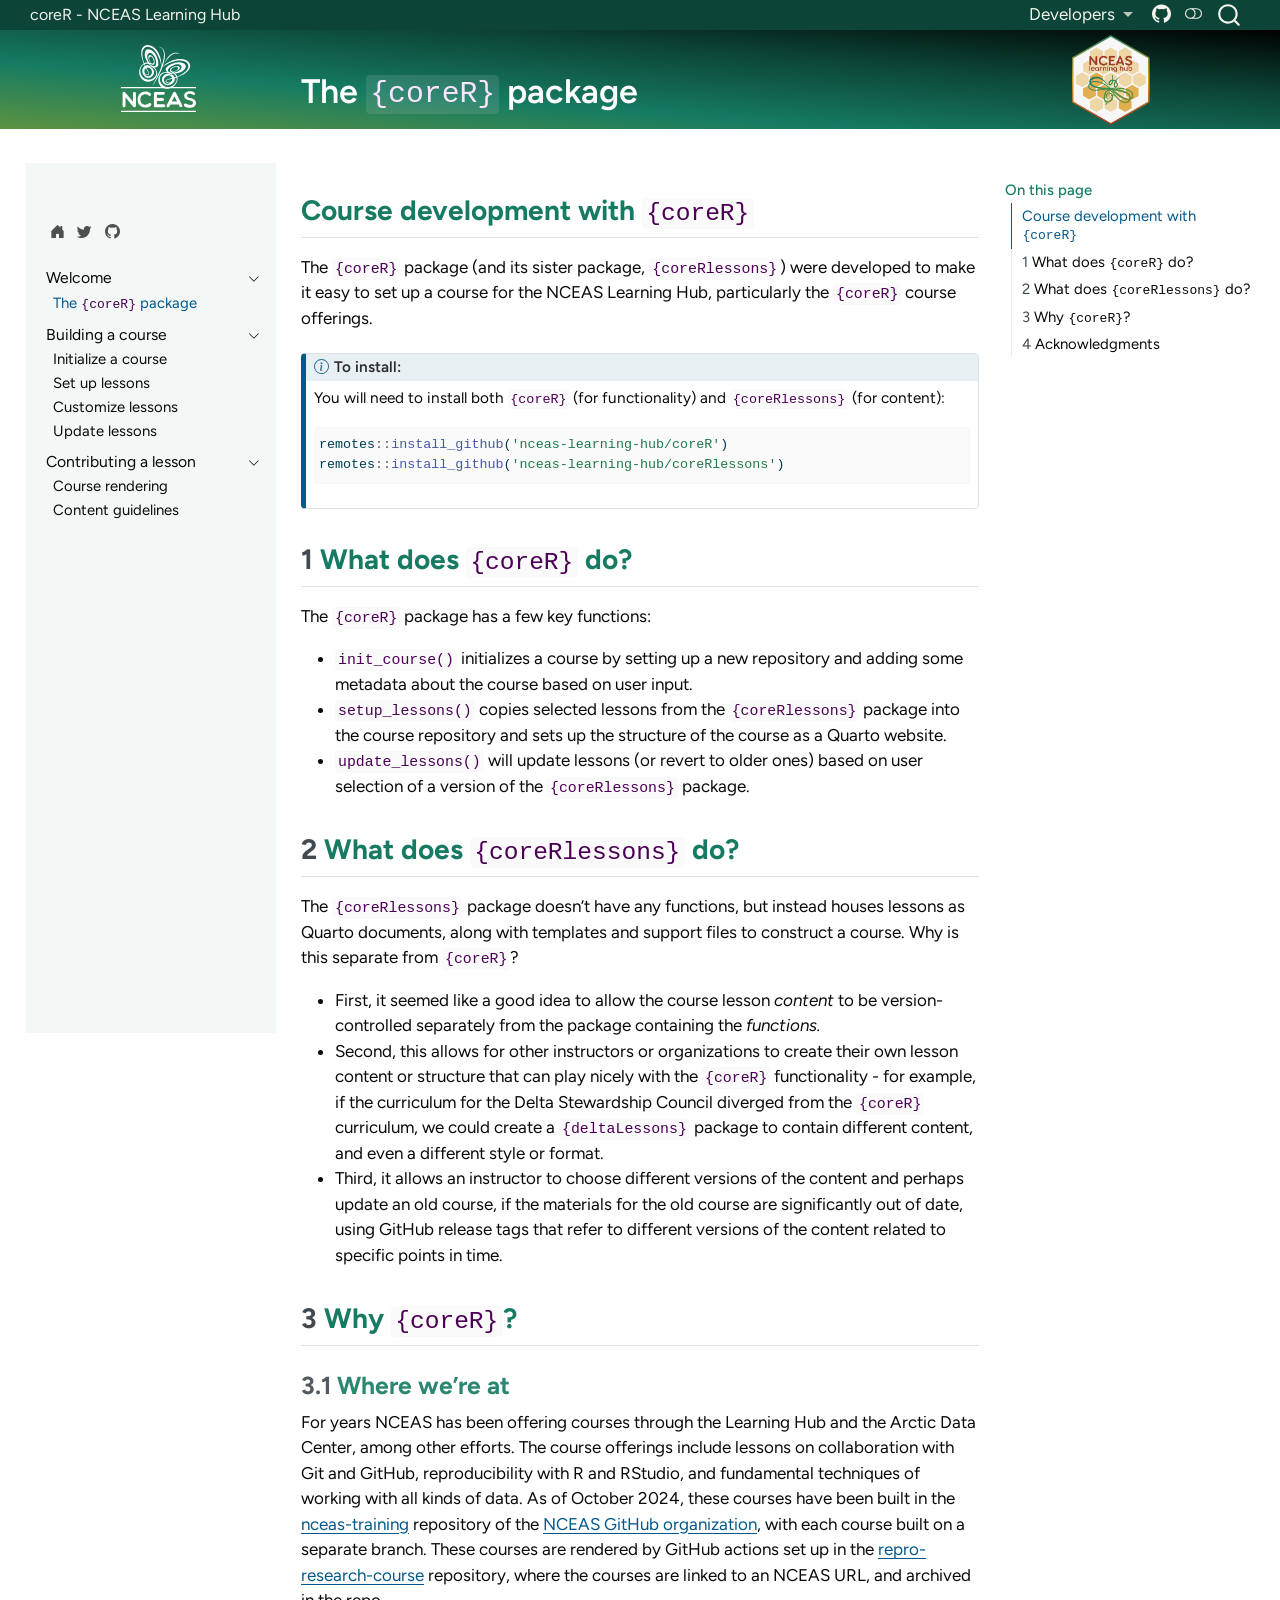
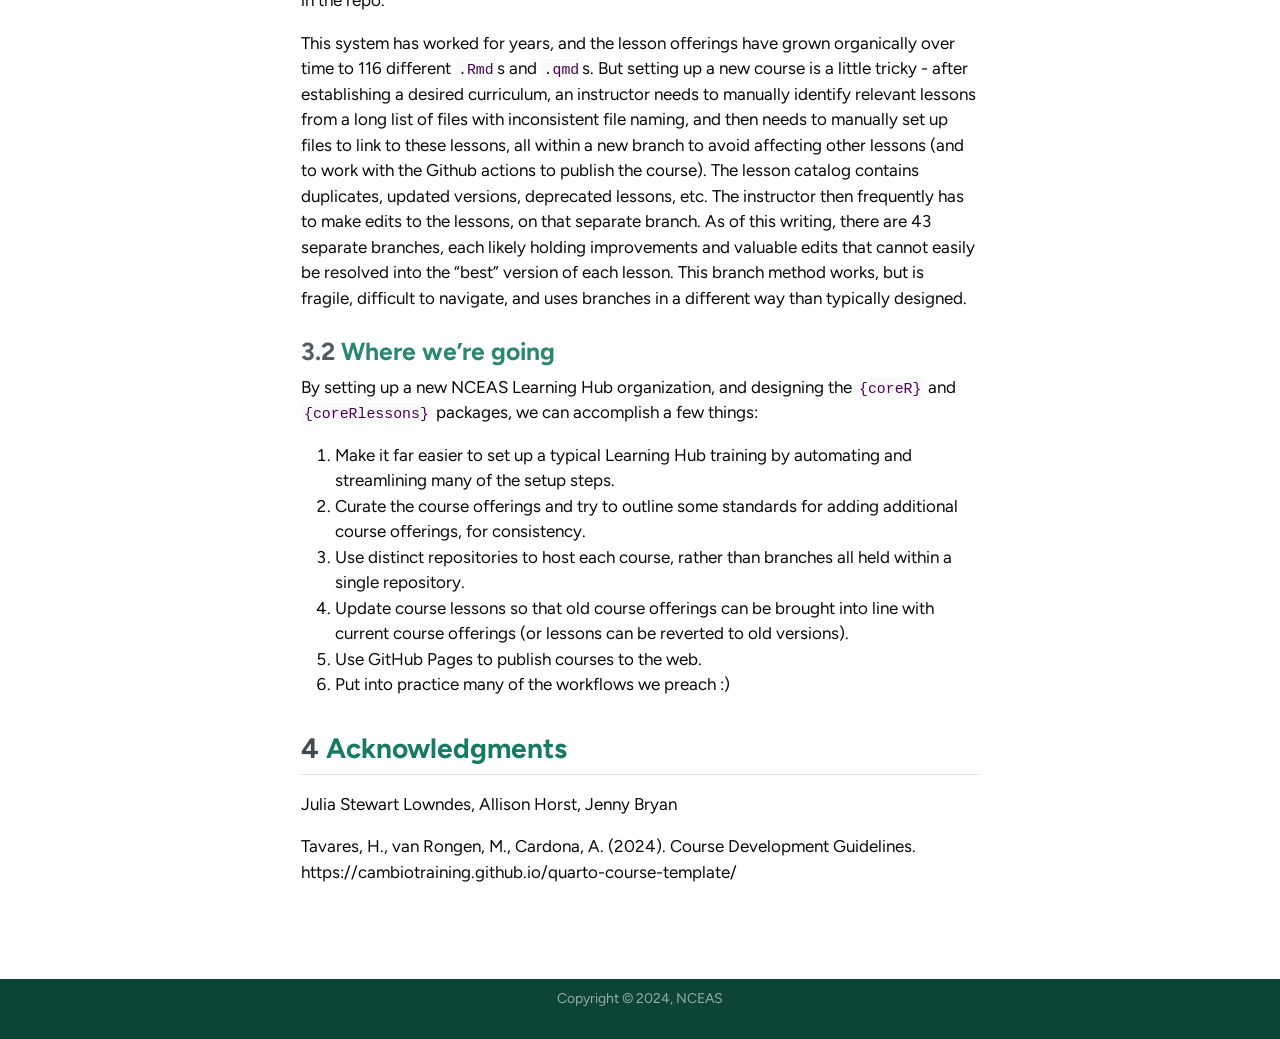
<file: docs/index.html>
<!DOCTYPE html>
<html xmlns="http://www.w3.org/1999/xhtml" lang="en" xml:lang="en"><head>

<meta charset="utf-8">
<meta name="generator" content="quarto-1.6.39">

<meta name="viewport" content="width=device-width, initial-scale=1.0, user-scalable=yes">


<title>The {coreR} package – coreR - NCEAS Learning Hub</title>
<style>
code{white-space: pre-wrap;}
span.smallcaps{font-variant: small-caps;}
div.columns{display: flex; gap: min(4vw, 1.5em);}
div.column{flex: auto; overflow-x: auto;}
div.hanging-indent{margin-left: 1.5em; text-indent: -1.5em;}
ul.task-list{list-style: none;}
ul.task-list li input[type="checkbox"] {
  width: 0.8em;
  margin: 0 0.8em 0.2em -1em; /* quarto-specific, see https://github.com/quarto-dev/quarto-cli/issues/4556 */ 
  vertical-align: middle;
}
/* CSS for syntax highlighting */
pre > code.sourceCode { white-space: pre; position: relative; }
pre > code.sourceCode > span { line-height: 1.25; }
pre > code.sourceCode > span:empty { height: 1.2em; }
.sourceCode { overflow: visible; }
code.sourceCode > span { color: inherit; text-decoration: inherit; }
div.sourceCode { margin: 1em 0; }
pre.sourceCode { margin: 0; }
@media screen {
div.sourceCode { overflow: auto; }
}
@media print {
pre > code.sourceCode { white-space: pre-wrap; }
pre > code.sourceCode > span { display: inline-block; text-indent: -5em; padding-left: 5em; }
}
pre.numberSource code
  { counter-reset: source-line 0; }
pre.numberSource code > span
  { position: relative; left: -4em; counter-increment: source-line; }
pre.numberSource code > span > a:first-child::before
  { content: counter(source-line);
    position: relative; left: -1em; text-align: right; vertical-align: baseline;
    border: none; display: inline-block;
    -webkit-touch-callout: none; -webkit-user-select: none;
    -khtml-user-select: none; -moz-user-select: none;
    -ms-user-select: none; user-select: none;
    padding: 0 4px; width: 4em;
  }
pre.numberSource { margin-left: 3em;  padding-left: 4px; }
div.sourceCode
  {   }
@media screen {
pre > code.sourceCode > span > a:first-child::before { text-decoration: underline; }
}
</style>


<script src="site_libs/quarto-nav/quarto-nav.js"></script>
<script src="site_libs/quarto-nav/headroom.min.js"></script>
<script src="site_libs/clipboard/clipboard.min.js"></script>
<script src="site_libs/quarto-search/autocomplete.umd.js"></script>
<script src="site_libs/quarto-search/fuse.min.js"></script>
<script src="site_libs/quarto-search/quarto-search.js"></script>
<meta name="quarto:offset" content="./">
<link href="site_libs/quarto-contrib/quarto-project/nceas-learning-hub/lh_theme/logo-lh-hex.png" rel="icon" type="image/png">
<script src="site_libs/quarto-html/quarto.js"></script>
<script src="site_libs/quarto-html/popper.min.js"></script>
<script src="site_libs/quarto-html/tippy.umd.min.js"></script>
<script src="site_libs/quarto-html/anchor.min.js"></script>
<link href="site_libs/quarto-html/tippy.css" rel="stylesheet">
<link href="site_libs/quarto-html/quarto-syntax-highlighting-e26003cea8cd680ca0c55a263523d882.css" rel="stylesheet" class="quarto-color-scheme" id="quarto-text-highlighting-styles">
<link href="site_libs/quarto-html/quarto-syntax-highlighting-dark-d166b450ba5a8e9f7a0ab969bf6592c1.css" rel="prefetch" class="quarto-color-scheme quarto-color-alternate" id="quarto-text-highlighting-styles">
<script src="site_libs/bootstrap/bootstrap.min.js"></script>
<link href="site_libs/bootstrap/bootstrap-icons.css" rel="stylesheet">
<link href="site_libs/bootstrap/bootstrap-159dfb78cdfaf5262e614821b20d368a.min.css" rel="stylesheet" append-hash="true" class="quarto-color-scheme" id="quarto-bootstrap" data-mode="light">
<link href="site_libs/bootstrap/bootstrap-dark-a29fb53c8f1a6fb8521beccea97c9b59.min.css" rel="prefetch" append-hash="true" class="quarto-color-scheme quarto-color-alternate" id="quarto-bootstrap" data-mode="dark">
<script id="quarto-search-options" type="application/json">{
  "location": "navbar",
  "copy-button": false,
  "collapse-after": 3,
  "panel-placement": "end",
  "type": "overlay",
  "limit": 50,
  "keyboard-shortcut": [
    "f",
    "/",
    "s"
  ],
  "show-item-context": false,
  "language": {
    "search-no-results-text": "No results",
    "search-matching-documents-text": "matching documents",
    "search-copy-link-title": "Copy link to search",
    "search-hide-matches-text": "Hide additional matches",
    "search-more-match-text": "more match in this document",
    "search-more-matches-text": "more matches in this document",
    "search-clear-button-title": "Clear",
    "search-text-placeholder": "",
    "search-detached-cancel-button-title": "Cancel",
    "search-submit-button-title": "Submit",
    "search-label": "Search"
  }
}</script>
<style>

      .quarto-title-block .quarto-title-banner {
        background: #00000044;
      }
</style>


<link rel="stylesheet" href="site_libs/quarto-contrib/quarto-project/nceas-learning-hub/lh_theme/lh-style.css">
</head>

<body class="nav-sidebar floating nav-fixed">

<div id="quarto-search-results"></div>
  <header id="quarto-header" class="headroom fixed-top quarto-banner">
    <nav class="navbar navbar-expand-lg " data-bs-theme="dark">
      <div class="navbar-container container-fluid">
      <div class="navbar-brand-container mx-auto">
    <a class="navbar-brand" href="./index.html">
    <span class="navbar-title">coreR - NCEAS Learning Hub</span>
    </a>
  </div>
            <div id="quarto-search" class="" title="Search"></div>
          <button class="navbar-toggler" type="button" data-bs-toggle="collapse" data-bs-target="#navbarCollapse" aria-controls="navbarCollapse" role="menu" aria-expanded="false" aria-label="Toggle navigation" onclick="if (window.quartoToggleHeadroom) { window.quartoToggleHeadroom(); }">
  <span class="navbar-toggler-icon"></span>
</button>
          <div class="collapse navbar-collapse" id="navbarCollapse">
            <ul class="navbar-nav navbar-nav-scroll ms-auto">
  <li class="nav-item dropdown ">
    <a class="nav-link dropdown-toggle" href="#" id="nav-menu-developers" role="link" data-bs-toggle="dropdown" aria-expanded="false">
 <span class="menu-text">Developers</span>
    </a>
    <ul class="dropdown-menu dropdown-menu-end" aria-labelledby="nav-menu-developers">    
        <li>
    <a class="dropdown-item" href="https://www.oharascience.com/">
 <span class="dropdown-text">Casey O’Hara</span></a>
  </li>  
    </ul>
  </li>
  <li class="nav-item compact">
    <a class="nav-link" href="https://github.com/nceas-learning-hub/coreR"> <i class="bi bi-github" role="img" aria-label="GitHub">
</i> 
<span class="menu-text"></span></a>
  </li>  
</ul>
          </div> <!-- /navcollapse -->
            <div class="quarto-navbar-tools">
  <a href="" class="quarto-color-scheme-toggle quarto-navigation-tool  px-1" onclick="window.quartoToggleColorScheme(); return false;" title="Toggle dark mode"><i class="bi"></i></a>
</div>
      </div> <!-- /container-fluid -->
    </nav>
  <nav class="quarto-secondary-nav">
    <div class="container-fluid d-flex">
      <button type="button" class="quarto-btn-toggle btn" data-bs-toggle="collapse" role="button" data-bs-target=".quarto-sidebar-collapse-item" aria-controls="quarto-sidebar" aria-expanded="false" aria-label="Toggle sidebar navigation" onclick="if (window.quartoToggleHeadroom) { window.quartoToggleHeadroom(); }">
        <i class="bi bi-layout-text-sidebar-reverse"></i>
      </button>
        <a class="flex-grow-1 no-decor" role="navigation" data-bs-toggle="collapse" data-bs-target=".quarto-sidebar-collapse-item" aria-controls="quarto-sidebar" aria-expanded="false" aria-label="Toggle sidebar navigation" onclick="if (window.quartoToggleHeadroom) { window.quartoToggleHeadroom(); }">      
          <h1 class="quarto-secondary-nav-title">The <code>{coreR}</code> package</h1>
        </a>     
      <button type="button" class="btn quarto-search-button" aria-label="Search" onclick="window.quartoOpenSearch();">
        <i class="bi bi-search"></i>
      </button>
    </div>
  </nav>
</header>
<!-- content -->
<header id="title-block-header" class="quarto-title-block default page-columns page-full">
  <div class="quarto-title-banner page-columns page-full">
    <div class="quarto-title column-body">
      <h1 class="title d-none d-lg-block">The <code>{coreR}</code> package</h1>
                      </div>
  </div>
    
  
  <div class="quarto-title-meta">

      
    
      
    </div>
    
  
  </header><div id="quarto-content" class="quarto-container page-columns page-rows-contents page-layout-article page-navbar">
<!-- sidebar -->
  <nav id="quarto-sidebar" class="sidebar collapse collapse-horizontal quarto-sidebar-collapse-item sidebar-navigation floating overflow-auto">
        <div class="mt-2 flex-shrink-0 align-items-center">
        <div class="sidebar-search">
        <div id="quarto-search" class="" title="Search"></div>
        </div>
        </div>
        <div class="sidebar-tools-collapse tools-wide">
    <a href="https://www.nceas.ucsb.edu/learning-hub" title="" class="quarto-navigation-tool px-1" aria-label=""><i class="bi bi-house-door-fill"></i></a>
    <a href="https://twitter.com/ucsb_nceas" title="" class="quarto-navigation-tool px-1" aria-label=""><i class="bi bi-twitter"></i></a>
    <a href="https://github.com/nceas-learning-hub/coreR_test" title="" class="quarto-navigation-tool px-1" aria-label=""><i class="bi bi-github"></i></a>
</div>
    <div class="sidebar-menu-container"> 
    <ul class="list-unstyled mt-1">
        <li class="sidebar-item sidebar-item-section">
      <div class="sidebar-item-container"> 
            <a class="sidebar-item-text sidebar-link text-start" data-bs-toggle="collapse" data-bs-target="#quarto-sidebar-section-1" role="navigation" aria-expanded="true">
 <span class="menu-text">Welcome</span></a>
          <a class="sidebar-item-toggle text-start" data-bs-toggle="collapse" data-bs-target="#quarto-sidebar-section-1" role="navigation" aria-expanded="true" aria-label="Toggle section">
            <i class="bi bi-chevron-right ms-2"></i>
          </a> 
      </div>
      <ul id="quarto-sidebar-section-1" class="collapse list-unstyled sidebar-section depth1 show">  
          <li class="sidebar-item">
  <div class="sidebar-item-container"> 
  <a href="./index.html" class="sidebar-item-text sidebar-link active">
 <span class="menu-text">The <code>{coreR}</code> package</span></a>
  </div>
</li>
      </ul>
  </li>
        <li class="sidebar-item sidebar-item-section">
      <div class="sidebar-item-container"> 
            <a class="sidebar-item-text sidebar-link text-start" data-bs-toggle="collapse" data-bs-target="#quarto-sidebar-section-2" role="navigation" aria-expanded="true">
 <span class="menu-text">Building a course</span></a>
          <a class="sidebar-item-toggle text-start" data-bs-toggle="collapse" data-bs-target="#quarto-sidebar-section-2" role="navigation" aria-expanded="true" aria-label="Toggle section">
            <i class="bi bi-chevron-right ms-2"></i>
          </a> 
      </div>
      <ul id="quarto-sidebar-section-2" class="collapse list-unstyled sidebar-section depth1 show">  
          <li class="sidebar-item">
  <div class="sidebar-item-container"> 
  <a href="./1_init_course.html" class="sidebar-item-text sidebar-link">
 <span class="menu-text">Initialize a course</span></a>
  </div>
</li>
          <li class="sidebar-item">
  <div class="sidebar-item-container"> 
  <a href="./2_setup_lessons.html" class="sidebar-item-text sidebar-link">
 <span class="menu-text">Set up lessons</span></a>
  </div>
</li>
          <li class="sidebar-item">
  <div class="sidebar-item-container"> 
  <a href="./3_custom_lessons.html" class="sidebar-item-text sidebar-link">
 <span class="menu-text">Customize lessons</span></a>
  </div>
</li>
          <li class="sidebar-item">
  <div class="sidebar-item-container"> 
  <a href="./4_update_lessons.html" class="sidebar-item-text sidebar-link">
 <span class="menu-text">Update lessons</span></a>
  </div>
</li>
      </ul>
  </li>
        <li class="sidebar-item sidebar-item-section">
      <div class="sidebar-item-container"> 
            <a class="sidebar-item-text sidebar-link text-start" data-bs-toggle="collapse" data-bs-target="#quarto-sidebar-section-3" role="navigation" aria-expanded="true">
 <span class="menu-text">Contributing a lesson</span></a>
          <a class="sidebar-item-toggle text-start" data-bs-toggle="collapse" data-bs-target="#quarto-sidebar-section-3" role="navigation" aria-expanded="true" aria-label="Toggle section">
            <i class="bi bi-chevron-right ms-2"></i>
          </a> 
      </div>
      <ul id="quarto-sidebar-section-3" class="collapse list-unstyled sidebar-section depth1 show">  
          <li class="sidebar-item">
  <div class="sidebar-item-container"> 
  <a href="./5_structure_guide.html" class="sidebar-item-text sidebar-link">
 <span class="menu-text">Course rendering</span></a>
  </div>
</li>
          <li class="sidebar-item">
  <div class="sidebar-item-container"> 
  <a href="./6_content_guide.html" class="sidebar-item-text sidebar-link">
 <span class="menu-text">Content guidelines</span></a>
  </div>
</li>
      </ul>
  </li>
    </ul>
    </div>
</nav>
<div id="quarto-sidebar-glass" class="quarto-sidebar-collapse-item" data-bs-toggle="collapse" data-bs-target=".quarto-sidebar-collapse-item"></div>
<!-- margin-sidebar -->
    <div id="quarto-margin-sidebar" class="sidebar margin-sidebar">
        <nav id="TOC" role="doc-toc" class="toc-active">
    <h2 id="toc-title">On this page</h2>
   
  <ul>
  <li><a href="#course-development-with-corer" id="toc-course-development-with-corer" class="nav-link active" data-scroll-target="#course-development-with-corer">Course development with <code>{coreR}</code></a></li>
  <li><a href="#what-does-corer-do" id="toc-what-does-corer-do" class="nav-link" data-scroll-target="#what-does-corer-do"><span class="header-section-number">1</span> What does <code>{coreR}</code> do?</a></li>
  <li><a href="#what-does-corerlessons-do" id="toc-what-does-corerlessons-do" class="nav-link" data-scroll-target="#what-does-corerlessons-do"><span class="header-section-number">2</span> What does <code>{coreRlessons}</code> do?</a></li>
  <li><a href="#why-corer" id="toc-why-corer" class="nav-link" data-scroll-target="#why-corer"><span class="header-section-number">3</span> Why <code>{coreR}</code>?</a>
  <ul class="collapse">
  <li><a href="#where-were-at" id="toc-where-were-at" class="nav-link" data-scroll-target="#where-were-at"><span class="header-section-number">3.1</span> Where we’re at</a></li>
  <li><a href="#where-were-going" id="toc-where-were-going" class="nav-link" data-scroll-target="#where-were-going"><span class="header-section-number">3.2</span> Where we’re going</a></li>
  </ul></li>
  <li><a href="#acknowledgments" id="toc-acknowledgments" class="nav-link" data-scroll-target="#acknowledgments"><span class="header-section-number">4</span> Acknowledgments</a></li>
  </ul>
</nav>
    </div>
<!-- main -->
<main class="content quarto-banner-title-block" id="quarto-document-content">





<section id="course-development-with-corer" class="level2 unnumbered">
<h2 class="unnumbered anchored" data-anchor-id="course-development-with-corer">Course development with <code>{coreR}</code></h2>
<p>The <code>{coreR}</code> package (and its sister package, <code>{coreRlessons}</code>) were developed to make it easy to set up a course for the NCEAS Learning Hub, particularly the <strong><code>{coreR}</code></strong> course offerings.</p>
<div class="callout callout-style-default callout-note callout-titled">
<div class="callout-header d-flex align-content-center">
<div class="callout-icon-container">
<i class="callout-icon"></i>
</div>
<div class="callout-title-container flex-fill">
To install:
</div>
</div>
<div class="callout-body-container callout-body">
<p>You will need to install both <code>{coreR}</code> (for functionality) and <code>{coreRlessons}</code> (for content):</p>
<div class="sourceCode" id="cb1"><pre class="sourceCode r code-with-copy"><code class="sourceCode r"><span id="cb1-1"><a href="#cb1-1" aria-hidden="true" tabindex="-1"></a>remotes<span class="sc">::</span><span class="fu">install_github</span>(<span class="st">'nceas-learning-hub/coreR'</span>)</span>
<span id="cb1-2"><a href="#cb1-2" aria-hidden="true" tabindex="-1"></a>remotes<span class="sc">::</span><span class="fu">install_github</span>(<span class="st">'nceas-learning-hub/coreRlessons'</span>)</span></code><button title="Copy to Clipboard" class="code-copy-button"><i class="bi"></i></button></pre></div>
</div>
</div>
</section>
<section id="what-does-corer-do" class="level2" data-number="1">
<h2 data-number="1" class="anchored" data-anchor-id="what-does-corer-do"><span class="header-section-number">1</span> What does <code>{coreR}</code> do?</h2>
<p>The <code>{coreR}</code> package has a few key functions:</p>
<ul>
<li><code>init_course()</code> initializes a course by setting up a new repository and adding some metadata about the course based on user input.</li>
<li><code>setup_lessons()</code> copies selected lessons from the <code>{coreRlessons}</code> package into the course repository and sets up the structure of the course as a Quarto website.</li>
<li><code>update_lessons()</code> will update lessons (or revert to older ones) based on user selection of a version of the <code>{coreRlessons}</code> package.</li>
</ul>
</section>
<section id="what-does-corerlessons-do" class="level2" data-number="2">
<h2 data-number="2" class="anchored" data-anchor-id="what-does-corerlessons-do"><span class="header-section-number">2</span> What does <code>{coreRlessons}</code> do?</h2>
<p>The <code>{coreRlessons}</code> package doesn’t have any functions, but instead houses lessons as Quarto documents, along with templates and support files to construct a course. Why is this separate from <code>{coreR}</code>?</p>
<ul>
<li>First, it seemed like a good idea to allow the course lesson <em>content</em> to be version-controlled separately from the package containing the <em>functions.</em><br>
</li>
<li>Second, this allows for other instructors or organizations to create their own lesson content or structure that can play nicely with the <code>{coreR}</code> functionality - for example, if the curriculum for the Delta Stewardship Council diverged from the <code>{coreR}</code> curriculum, we could create a <code>{deltaLessons}</code> package to contain different content, and even a different style or format.<br>
</li>
<li>Third, it allows an instructor to choose different versions of the content and perhaps update an old course, if the materials for the old course are significantly out of date, using GitHub release tags that refer to different versions of the content related to specific points in time.</li>
</ul>
<!-- Clearly we need a `{coreR}` hex sticker! -->
</section>
<section id="why-corer" class="level2" data-number="3">
<h2 data-number="3" class="anchored" data-anchor-id="why-corer"><span class="header-section-number">3</span> Why <code>{coreR}</code>?</h2>
<section id="where-were-at" class="level3" data-number="3.1">
<h3 data-number="3.1" class="anchored" data-anchor-id="where-were-at"><span class="header-section-number">3.1</span> Where we’re at</h3>
<p>For years NCEAS has been offering courses through the Learning Hub and the Arctic Data Center, among other efforts. The course offerings include lessons on collaboration with Git and GitHub, reproducibility with R and RStudio, and fundamental techniques of working with all kinds of data. As of October 2024, these courses have been built in the <a href="https://github.com/NCEAS/nceas-training">nceas-training</a> repository of the <a href="https://github.com/NCEAS">NCEAS GitHub organization</a>, with each course built on a separate branch. These courses are rendered by GitHub actions set up in the <a href="https://github.com/NCEAS/repro-research-course">repro-research-course</a> repository, where the courses are linked to an NCEAS URL, and archived in the repo.</p>
<p>This system has worked for years, and the lesson offerings have grown organically over time to 116 different <code>.Rmd</code>s and <code>.qmd</code>s. But setting up a new course is a little tricky - after establishing a desired curriculum, an instructor needs to manually identify relevant lessons from a long list of files with inconsistent file naming, and then needs to manually set up files to link to these lessons, all within a new branch to avoid affecting other lessons (and to work with the Github actions to publish the course). The lesson catalog contains duplicates, updated versions, deprecated lessons, etc. The instructor then frequently has to make edits to the lessons, on that separate branch. As of this writing, there are 43 separate branches, each likely holding improvements and valuable edits that cannot easily be resolved into the “best” version of each lesson. This branch method works, but is fragile, difficult to navigate, and uses branches in a different way than typically designed.</p>
</section>
<section id="where-were-going" class="level3" data-number="3.2">
<h3 data-number="3.2" class="anchored" data-anchor-id="where-were-going"><span class="header-section-number">3.2</span> Where we’re going</h3>
<p>By setting up a new NCEAS Learning Hub organization, and designing the <code>{coreR}</code> and <code>{coreRlessons}</code> packages, we can accomplish a few things:</p>
<ol type="1">
<li>Make it far easier to set up a typical Learning Hub training by automating and streamlining many of the setup steps.</li>
<li>Curate the course offerings and try to outline some standards for adding additional course offerings, for consistency.</li>
<li>Use distinct repositories to host each course, rather than branches all held within a single repository.</li>
<li>Update course lessons so that old course offerings can be brought into line with current course offerings (or lessons can be reverted to old versions).</li>
<li>Use GitHub Pages to publish courses to the web.</li>
<li>Put into practice many of the workflows we preach :)</li>
</ol>
</section>
</section>
<section id="acknowledgments" class="level2" data-number="4">
<h2 data-number="4" class="anchored" data-anchor-id="acknowledgments"><span class="header-section-number">4</span> Acknowledgments</h2>
<p>Julia Stewart Lowndes, Allison Horst, Jenny Bryan</p>
<p>Tavares, H., van Rongen, M., Cardona, A. (2024). Course Development Guidelines. https://cambiotraining.github.io/quarto-course-template/</p>


</section>

</main> <!-- /main -->
<script id="quarto-html-after-body" type="application/javascript">
window.document.addEventListener("DOMContentLoaded", function (event) {
  const toggleBodyColorMode = (bsSheetEl) => {
    const mode = bsSheetEl.getAttribute("data-mode");
    const bodyEl = window.document.querySelector("body");
    if (mode === "dark") {
      bodyEl.classList.add("quarto-dark");
      bodyEl.classList.remove("quarto-light");
    } else {
      bodyEl.classList.add("quarto-light");
      bodyEl.classList.remove("quarto-dark");
    }
  }
  const toggleBodyColorPrimary = () => {
    const bsSheetEl = window.document.querySelector("link#quarto-bootstrap");
    if (bsSheetEl) {
      toggleBodyColorMode(bsSheetEl);
    }
  }
  toggleBodyColorPrimary();  
  const disableStylesheet = (stylesheets) => {
    for (let i=0; i < stylesheets.length; i++) {
      const stylesheet = stylesheets[i];
      stylesheet.rel = 'prefetch';
    }
  }
  const enableStylesheet = (stylesheets) => {
    for (let i=0; i < stylesheets.length; i++) {
      const stylesheet = stylesheets[i];
      stylesheet.rel = 'stylesheet';
    }
  }
  const manageTransitions = (selector, allowTransitions) => {
    const els = window.document.querySelectorAll(selector);
    for (let i=0; i < els.length; i++) {
      const el = els[i];
      if (allowTransitions) {
        el.classList.remove('notransition');
      } else {
        el.classList.add('notransition');
      }
    }
  }
  const toggleGiscusIfUsed = (isAlternate, darkModeDefault) => {
    const baseTheme = document.querySelector('#giscus-base-theme')?.value ?? 'light';
    const alternateTheme = document.querySelector('#giscus-alt-theme')?.value ?? 'dark';
    let newTheme = '';
    if(darkModeDefault) {
      newTheme = isAlternate ? baseTheme : alternateTheme;
    } else {
      newTheme = isAlternate ? alternateTheme : baseTheme;
    }
    const changeGiscusTheme = () => {
      // From: https://github.com/giscus/giscus/issues/336
      const sendMessage = (message) => {
        const iframe = document.querySelector('iframe.giscus-frame');
        if (!iframe) return;
        iframe.contentWindow.postMessage({ giscus: message }, 'https://giscus.app');
      }
      sendMessage({
        setConfig: {
          theme: newTheme
        }
      });
    }
    const isGiscussLoaded = window.document.querySelector('iframe.giscus-frame') !== null;
    if (isGiscussLoaded) {
      changeGiscusTheme();
    }
  }
  const toggleColorMode = (alternate) => {
    // Switch the stylesheets
    const alternateStylesheets = window.document.querySelectorAll('link.quarto-color-scheme.quarto-color-alternate');
    manageTransitions('#quarto-margin-sidebar .nav-link', false);
    if (alternate) {
      enableStylesheet(alternateStylesheets);
      for (const sheetNode of alternateStylesheets) {
        if (sheetNode.id === "quarto-bootstrap") {
          toggleBodyColorMode(sheetNode);
        }
      }
    } else {
      disableStylesheet(alternateStylesheets);
      toggleBodyColorPrimary();
    }
    manageTransitions('#quarto-margin-sidebar .nav-link', true);
    // Switch the toggles
    const toggles = window.document.querySelectorAll('.quarto-color-scheme-toggle');
    for (let i=0; i < toggles.length; i++) {
      const toggle = toggles[i];
      if (toggle) {
        if (alternate) {
          toggle.classList.add("alternate");     
        } else {
          toggle.classList.remove("alternate");
        }
      }
    }
    // Hack to workaround the fact that safari doesn't
    // properly recolor the scrollbar when toggling (#1455)
    if (navigator.userAgent.indexOf('Safari') > 0 && navigator.userAgent.indexOf('Chrome') == -1) {
      manageTransitions("body", false);
      window.scrollTo(0, 1);
      setTimeout(() => {
        window.scrollTo(0, 0);
        manageTransitions("body", true);
      }, 40);  
    }
  }
  const isFileUrl = () => { 
    return window.location.protocol === 'file:';
  }
  const hasAlternateSentinel = () => {  
    let styleSentinel = getColorSchemeSentinel();
    if (styleSentinel !== null) {
      return styleSentinel === "alternate";
    } else {
      return false;
    }
  }
  const setStyleSentinel = (alternate) => {
    const value = alternate ? "alternate" : "default";
    if (!isFileUrl()) {
      window.localStorage.setItem("quarto-color-scheme", value);
    } else {
      localAlternateSentinel = value;
    }
  }
  const getColorSchemeSentinel = () => {
    if (!isFileUrl()) {
      const storageValue = window.localStorage.getItem("quarto-color-scheme");
      return storageValue != null ? storageValue : localAlternateSentinel;
    } else {
      return localAlternateSentinel;
    }
  }
  const darkModeDefault = false;
  let localAlternateSentinel = darkModeDefault ? 'alternate' : 'default';
  // Dark / light mode switch
  window.quartoToggleColorScheme = () => {
    // Read the current dark / light value 
    let toAlternate = !hasAlternateSentinel();
    toggleColorMode(toAlternate);
    setStyleSentinel(toAlternate);
    toggleGiscusIfUsed(toAlternate, darkModeDefault);
  };
  // Ensure there is a toggle, if there isn't float one in the top right
  if (window.document.querySelector('.quarto-color-scheme-toggle') === null) {
    const a = window.document.createElement('a');
    a.classList.add('top-right');
    a.classList.add('quarto-color-scheme-toggle');
    a.href = "";
    a.onclick = function() { try { window.quartoToggleColorScheme(); } catch {} return false; };
    const i = window.document.createElement("i");
    i.classList.add('bi');
    a.appendChild(i);
    window.document.body.appendChild(a);
  }
  // Switch to dark mode if need be
  if (hasAlternateSentinel()) {
    toggleColorMode(true);
  } else {
    toggleColorMode(false);
  }
  const icon = "";
  const anchorJS = new window.AnchorJS();
  anchorJS.options = {
    placement: 'right',
    icon: icon
  };
  anchorJS.add('.anchored');
  const isCodeAnnotation = (el) => {
    for (const clz of el.classList) {
      if (clz.startsWith('code-annotation-')) {                     
        return true;
      }
    }
    return false;
  }
  const onCopySuccess = function(e) {
    // button target
    const button = e.trigger;
    // don't keep focus
    button.blur();
    // flash "checked"
    button.classList.add('code-copy-button-checked');
    var currentTitle = button.getAttribute("title");
    button.setAttribute("title", "Copied!");
    let tooltip;
    if (window.bootstrap) {
      button.setAttribute("data-bs-toggle", "tooltip");
      button.setAttribute("data-bs-placement", "left");
      button.setAttribute("data-bs-title", "Copied!");
      tooltip = new bootstrap.Tooltip(button, 
        { trigger: "manual", 
          customClass: "code-copy-button-tooltip",
          offset: [0, -8]});
      tooltip.show();    
    }
    setTimeout(function() {
      if (tooltip) {
        tooltip.hide();
        button.removeAttribute("data-bs-title");
        button.removeAttribute("data-bs-toggle");
        button.removeAttribute("data-bs-placement");
      }
      button.setAttribute("title", currentTitle);
      button.classList.remove('code-copy-button-checked');
    }, 1000);
    // clear code selection
    e.clearSelection();
  }
  const getTextToCopy = function(trigger) {
      const codeEl = trigger.previousElementSibling.cloneNode(true);
      for (const childEl of codeEl.children) {
        if (isCodeAnnotation(childEl)) {
          childEl.remove();
        }
      }
      return codeEl.innerText;
  }
  const clipboard = new window.ClipboardJS('.code-copy-button:not([data-in-quarto-modal])', {
    text: getTextToCopy
  });
  clipboard.on('success', onCopySuccess);
  if (window.document.getElementById('quarto-embedded-source-code-modal')) {
    const clipboardModal = new window.ClipboardJS('.code-copy-button[data-in-quarto-modal]', {
      text: getTextToCopy,
      container: window.document.getElementById('quarto-embedded-source-code-modal')
    });
    clipboardModal.on('success', onCopySuccess);
  }
    var localhostRegex = new RegExp(/^(?:http|https):\/\/localhost\:?[0-9]*\//);
    var mailtoRegex = new RegExp(/^mailto:/);
      var filterRegex = new RegExp('/' + window.location.host + '/');
    var isInternal = (href) => {
        return filterRegex.test(href) || localhostRegex.test(href) || mailtoRegex.test(href);
    }
    // Inspect non-navigation links and adorn them if external
 	var links = window.document.querySelectorAll('a[href]:not(.nav-link):not(.navbar-brand):not(.toc-action):not(.sidebar-link):not(.sidebar-item-toggle):not(.pagination-link):not(.no-external):not([aria-hidden]):not(.dropdown-item):not(.quarto-navigation-tool):not(.about-link)');
    for (var i=0; i<links.length; i++) {
      const link = links[i];
      if (!isInternal(link.href)) {
        // undo the damage that might have been done by quarto-nav.js in the case of
        // links that we want to consider external
        if (link.dataset.originalHref !== undefined) {
          link.href = link.dataset.originalHref;
        }
      }
    }
  function tippyHover(el, contentFn, onTriggerFn, onUntriggerFn) {
    const config = {
      allowHTML: true,
      maxWidth: 500,
      delay: 100,
      arrow: false,
      appendTo: function(el) {
          return el.parentElement;
      },
      interactive: true,
      interactiveBorder: 10,
      theme: 'quarto',
      placement: 'bottom-start',
    };
    if (contentFn) {
      config.content = contentFn;
    }
    if (onTriggerFn) {
      config.onTrigger = onTriggerFn;
    }
    if (onUntriggerFn) {
      config.onUntrigger = onUntriggerFn;
    }
    window.tippy(el, config); 
  }
  const noterefs = window.document.querySelectorAll('a[role="doc-noteref"]');
  for (var i=0; i<noterefs.length; i++) {
    const ref = noterefs[i];
    tippyHover(ref, function() {
      // use id or data attribute instead here
      let href = ref.getAttribute('data-footnote-href') || ref.getAttribute('href');
      try { href = new URL(href).hash; } catch {}
      const id = href.replace(/^#\/?/, "");
      const note = window.document.getElementById(id);
      if (note) {
        return note.innerHTML;
      } else {
        return "";
      }
    });
  }
  const xrefs = window.document.querySelectorAll('a.quarto-xref');
  const processXRef = (id, note) => {
    // Strip column container classes
    const stripColumnClz = (el) => {
      el.classList.remove("page-full", "page-columns");
      if (el.children) {
        for (const child of el.children) {
          stripColumnClz(child);
        }
      }
    }
    stripColumnClz(note)
    if (id === null || id.startsWith('sec-')) {
      // Special case sections, only their first couple elements
      const container = document.createElement("div");
      if (note.children && note.children.length > 2) {
        container.appendChild(note.children[0].cloneNode(true));
        for (let i = 1; i < note.children.length; i++) {
          const child = note.children[i];
          if (child.tagName === "P" && child.innerText === "") {
            continue;
          } else {
            container.appendChild(child.cloneNode(true));
            break;
          }
        }
        if (window.Quarto?.typesetMath) {
          window.Quarto.typesetMath(container);
        }
        return container.innerHTML
      } else {
        if (window.Quarto?.typesetMath) {
          window.Quarto.typesetMath(note);
        }
        return note.innerHTML;
      }
    } else {
      // Remove any anchor links if they are present
      const anchorLink = note.querySelector('a.anchorjs-link');
      if (anchorLink) {
        anchorLink.remove();
      }
      if (window.Quarto?.typesetMath) {
        window.Quarto.typesetMath(note);
      }
      if (note.classList.contains("callout")) {
        return note.outerHTML;
      } else {
        return note.innerHTML;
      }
    }
  }
  for (var i=0; i<xrefs.length; i++) {
    const xref = xrefs[i];
    tippyHover(xref, undefined, function(instance) {
      instance.disable();
      let url = xref.getAttribute('href');
      let hash = undefined; 
      if (url.startsWith('#')) {
        hash = url;
      } else {
        try { hash = new URL(url).hash; } catch {}
      }
      if (hash) {
        const id = hash.replace(/^#\/?/, "");
        const note = window.document.getElementById(id);
        if (note !== null) {
          try {
            const html = processXRef(id, note.cloneNode(true));
            instance.setContent(html);
          } finally {
            instance.enable();
            instance.show();
          }
        } else {
          // See if we can fetch this
          fetch(url.split('#')[0])
          .then(res => res.text())
          .then(html => {
            const parser = new DOMParser();
            const htmlDoc = parser.parseFromString(html, "text/html");
            const note = htmlDoc.getElementById(id);
            if (note !== null) {
              const html = processXRef(id, note);
              instance.setContent(html);
            } 
          }).finally(() => {
            instance.enable();
            instance.show();
          });
        }
      } else {
        // See if we can fetch a full url (with no hash to target)
        // This is a special case and we should probably do some content thinning / targeting
        fetch(url)
        .then(res => res.text())
        .then(html => {
          const parser = new DOMParser();
          const htmlDoc = parser.parseFromString(html, "text/html");
          const note = htmlDoc.querySelector('main.content');
          if (note !== null) {
            // This should only happen for chapter cross references
            // (since there is no id in the URL)
            // remove the first header
            if (note.children.length > 0 && note.children[0].tagName === "HEADER") {
              note.children[0].remove();
            }
            const html = processXRef(null, note);
            instance.setContent(html);
          } 
        }).finally(() => {
          instance.enable();
          instance.show();
        });
      }
    }, function(instance) {
    });
  }
      let selectedAnnoteEl;
      const selectorForAnnotation = ( cell, annotation) => {
        let cellAttr = 'data-code-cell="' + cell + '"';
        let lineAttr = 'data-code-annotation="' +  annotation + '"';
        const selector = 'span[' + cellAttr + '][' + lineAttr + ']';
        return selector;
      }
      const selectCodeLines = (annoteEl) => {
        const doc = window.document;
        const targetCell = annoteEl.getAttribute("data-target-cell");
        const targetAnnotation = annoteEl.getAttribute("data-target-annotation");
        const annoteSpan = window.document.querySelector(selectorForAnnotation(targetCell, targetAnnotation));
        const lines = annoteSpan.getAttribute("data-code-lines").split(",");
        const lineIds = lines.map((line) => {
          return targetCell + "-" + line;
        })
        let top = null;
        let height = null;
        let parent = null;
        if (lineIds.length > 0) {
            //compute the position of the single el (top and bottom and make a div)
            const el = window.document.getElementById(lineIds[0]);
            top = el.offsetTop;
            height = el.offsetHeight;
            parent = el.parentElement.parentElement;
          if (lineIds.length > 1) {
            const lastEl = window.document.getElementById(lineIds[lineIds.length - 1]);
            const bottom = lastEl.offsetTop + lastEl.offsetHeight;
            height = bottom - top;
          }
          if (top !== null && height !== null && parent !== null) {
            // cook up a div (if necessary) and position it 
            let div = window.document.getElementById("code-annotation-line-highlight");
            if (div === null) {
              div = window.document.createElement("div");
              div.setAttribute("id", "code-annotation-line-highlight");
              div.style.position = 'absolute';
              parent.appendChild(div);
            }
            div.style.top = top - 2 + "px";
            div.style.height = height + 4 + "px";
            div.style.left = 0;
            let gutterDiv = window.document.getElementById("code-annotation-line-highlight-gutter");
            if (gutterDiv === null) {
              gutterDiv = window.document.createElement("div");
              gutterDiv.setAttribute("id", "code-annotation-line-highlight-gutter");
              gutterDiv.style.position = 'absolute';
              const codeCell = window.document.getElementById(targetCell);
              const gutter = codeCell.querySelector('.code-annotation-gutter');
              gutter.appendChild(gutterDiv);
            }
            gutterDiv.style.top = top - 2 + "px";
            gutterDiv.style.height = height + 4 + "px";
          }
          selectedAnnoteEl = annoteEl;
        }
      };
      const unselectCodeLines = () => {
        const elementsIds = ["code-annotation-line-highlight", "code-annotation-line-highlight-gutter"];
        elementsIds.forEach((elId) => {
          const div = window.document.getElementById(elId);
          if (div) {
            div.remove();
          }
        });
        selectedAnnoteEl = undefined;
      };
        // Handle positioning of the toggle
    window.addEventListener(
      "resize",
      throttle(() => {
        elRect = undefined;
        if (selectedAnnoteEl) {
          selectCodeLines(selectedAnnoteEl);
        }
      }, 10)
    );
    function throttle(fn, ms) {
    let throttle = false;
    let timer;
      return (...args) => {
        if(!throttle) { // first call gets through
            fn.apply(this, args);
            throttle = true;
        } else { // all the others get throttled
            if(timer) clearTimeout(timer); // cancel #2
            timer = setTimeout(() => {
              fn.apply(this, args);
              timer = throttle = false;
            }, ms);
        }
      };
    }
      // Attach click handler to the DT
      const annoteDls = window.document.querySelectorAll('dt[data-target-cell]');
      for (const annoteDlNode of annoteDls) {
        annoteDlNode.addEventListener('click', (event) => {
          const clickedEl = event.target;
          if (clickedEl !== selectedAnnoteEl) {
            unselectCodeLines();
            const activeEl = window.document.querySelector('dt[data-target-cell].code-annotation-active');
            if (activeEl) {
              activeEl.classList.remove('code-annotation-active');
            }
            selectCodeLines(clickedEl);
            clickedEl.classList.add('code-annotation-active');
          } else {
            // Unselect the line
            unselectCodeLines();
            clickedEl.classList.remove('code-annotation-active');
          }
        });
      }
  const findCites = (el) => {
    const parentEl = el.parentElement;
    if (parentEl) {
      const cites = parentEl.dataset.cites;
      if (cites) {
        return {
          el,
          cites: cites.split(' ')
        };
      } else {
        return findCites(el.parentElement)
      }
    } else {
      return undefined;
    }
  };
  var bibliorefs = window.document.querySelectorAll('a[role="doc-biblioref"]');
  for (var i=0; i<bibliorefs.length; i++) {
    const ref = bibliorefs[i];
    const citeInfo = findCites(ref);
    if (citeInfo) {
      tippyHover(citeInfo.el, function() {
        var popup = window.document.createElement('div');
        citeInfo.cites.forEach(function(cite) {
          var citeDiv = window.document.createElement('div');
          citeDiv.classList.add('hanging-indent');
          citeDiv.classList.add('csl-entry');
          var biblioDiv = window.document.getElementById('ref-' + cite);
          if (biblioDiv) {
            citeDiv.innerHTML = biblioDiv.innerHTML;
          }
          popup.appendChild(citeDiv);
        });
        return popup.innerHTML;
      });
    }
  }
});
</script>
</div> <!-- /content -->
<footer class="footer">
  <div class="nav-footer">
    <div class="nav-footer-left">
      &nbsp;
    </div>   
    <div class="nav-footer-center">
<p>Copyright © 2024, NCEAS</p>
</div>
    <div class="nav-footer-right">
      &nbsp;
    </div>
  </div>
</footer>




</body></html>
</file>
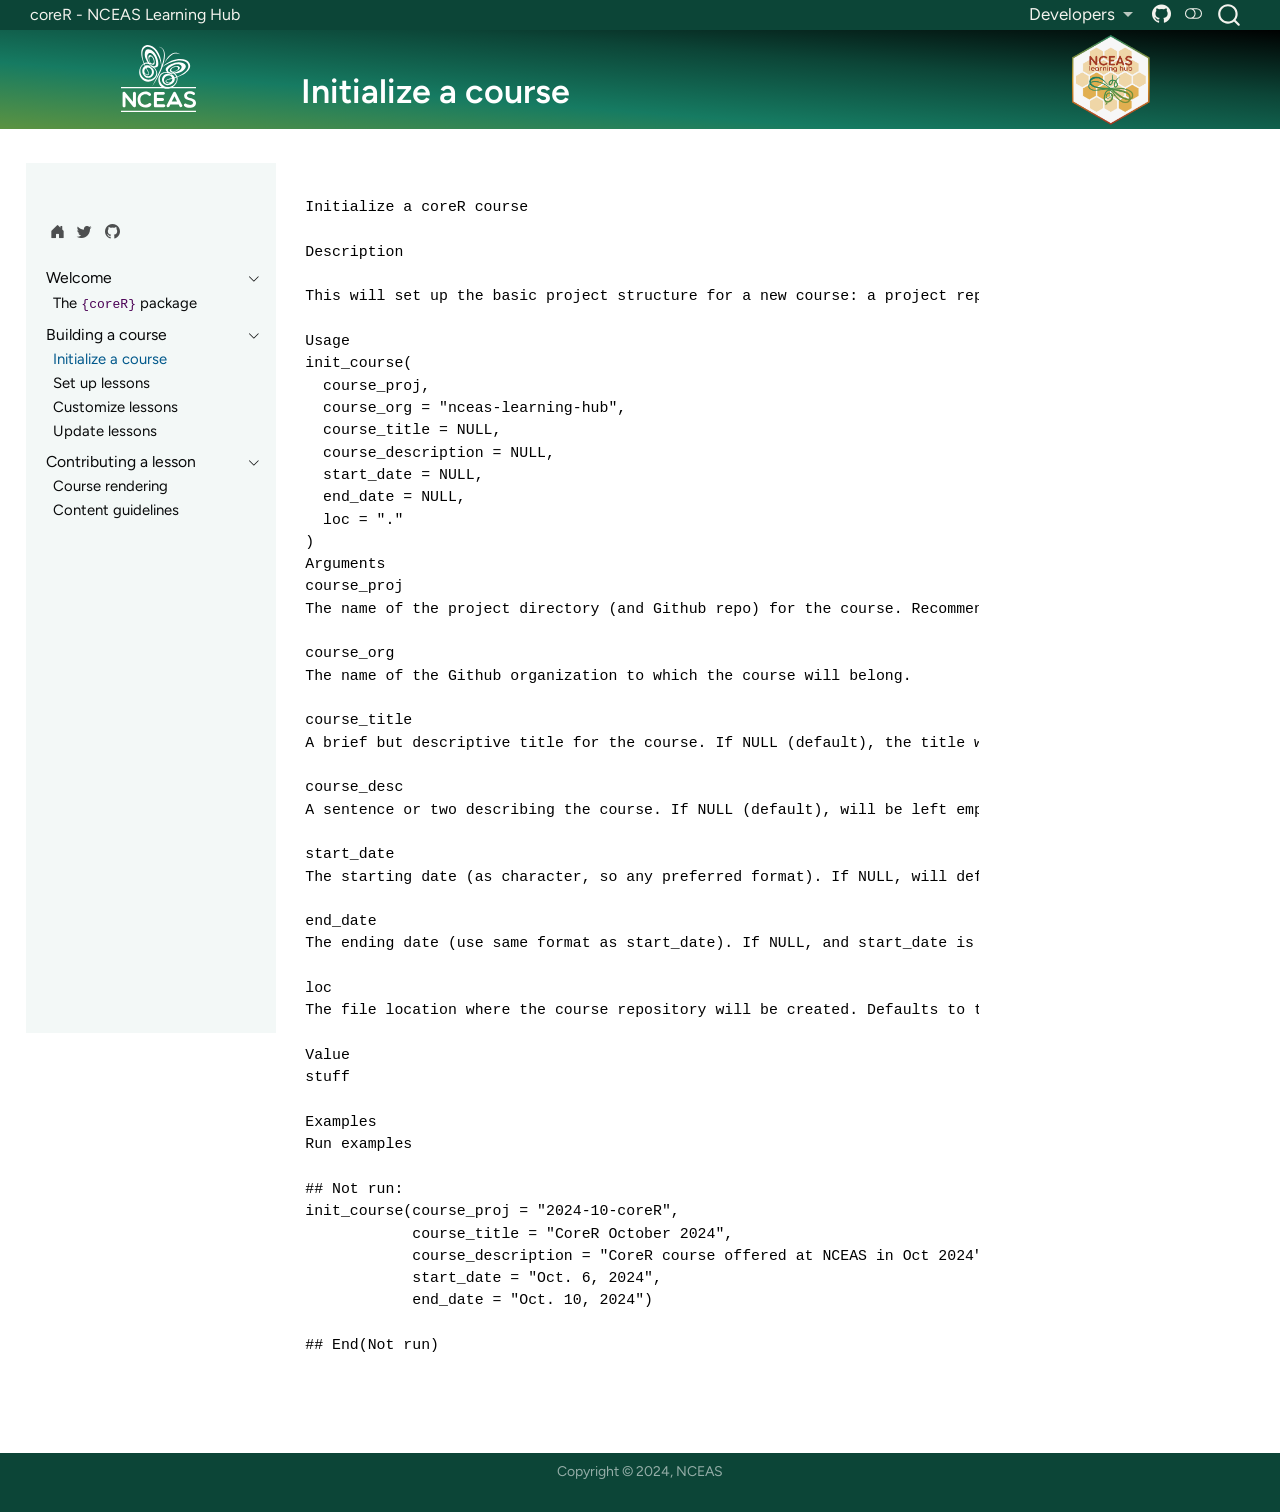
<file: docs/1_init_course.html>
<!DOCTYPE html>
<html xmlns="http://www.w3.org/1999/xhtml" lang="en" xml:lang="en"><head>

<meta charset="utf-8">
<meta name="generator" content="quarto-1.6.39">

<meta name="viewport" content="width=device-width, initial-scale=1.0, user-scalable=yes">


<title>Initialize a course – coreR - NCEAS Learning Hub</title>
<style>
code{white-space: pre-wrap;}
span.smallcaps{font-variant: small-caps;}
div.columns{display: flex; gap: min(4vw, 1.5em);}
div.column{flex: auto; overflow-x: auto;}
div.hanging-indent{margin-left: 1.5em; text-indent: -1.5em;}
ul.task-list{list-style: none;}
ul.task-list li input[type="checkbox"] {
  width: 0.8em;
  margin: 0 0.8em 0.2em -1em; /* quarto-specific, see https://github.com/quarto-dev/quarto-cli/issues/4556 */ 
  vertical-align: middle;
}
</style>


<script src="site_libs/quarto-nav/quarto-nav.js"></script>
<script src="site_libs/quarto-nav/headroom.min.js"></script>
<script src="site_libs/clipboard/clipboard.min.js"></script>
<script src="site_libs/quarto-search/autocomplete.umd.js"></script>
<script src="site_libs/quarto-search/fuse.min.js"></script>
<script src="site_libs/quarto-search/quarto-search.js"></script>
<meta name="quarto:offset" content="./">
<link href="site_libs/quarto-contrib/quarto-project/nceas-learning-hub/lh_theme/logo-lh-hex.png" rel="icon" type="image/png">
<script src="site_libs/quarto-html/quarto.js"></script>
<script src="site_libs/quarto-html/popper.min.js"></script>
<script src="site_libs/quarto-html/tippy.umd.min.js"></script>
<script src="site_libs/quarto-html/anchor.min.js"></script>
<link href="site_libs/quarto-html/tippy.css" rel="stylesheet">
<link href="site_libs/quarto-html/quarto-syntax-highlighting-e26003cea8cd680ca0c55a263523d882.css" rel="stylesheet" class="quarto-color-scheme" id="quarto-text-highlighting-styles">
<link href="site_libs/quarto-html/quarto-syntax-highlighting-dark-d166b450ba5a8e9f7a0ab969bf6592c1.css" rel="prefetch" class="quarto-color-scheme quarto-color-alternate" id="quarto-text-highlighting-styles">
<script src="site_libs/bootstrap/bootstrap.min.js"></script>
<link href="site_libs/bootstrap/bootstrap-icons.css" rel="stylesheet">
<link href="site_libs/bootstrap/bootstrap-159dfb78cdfaf5262e614821b20d368a.min.css" rel="stylesheet" append-hash="true" class="quarto-color-scheme" id="quarto-bootstrap" data-mode="light">
<link href="site_libs/bootstrap/bootstrap-dark-a29fb53c8f1a6fb8521beccea97c9b59.min.css" rel="prefetch" append-hash="true" class="quarto-color-scheme quarto-color-alternate" id="quarto-bootstrap" data-mode="dark">
<script id="quarto-search-options" type="application/json">{
  "location": "navbar",
  "copy-button": false,
  "collapse-after": 3,
  "panel-placement": "end",
  "type": "overlay",
  "limit": 50,
  "keyboard-shortcut": [
    "f",
    "/",
    "s"
  ],
  "show-item-context": false,
  "language": {
    "search-no-results-text": "No results",
    "search-matching-documents-text": "matching documents",
    "search-copy-link-title": "Copy link to search",
    "search-hide-matches-text": "Hide additional matches",
    "search-more-match-text": "more match in this document",
    "search-more-matches-text": "more matches in this document",
    "search-clear-button-title": "Clear",
    "search-text-placeholder": "",
    "search-detached-cancel-button-title": "Cancel",
    "search-submit-button-title": "Submit",
    "search-label": "Search"
  }
}</script>
<style>

      .quarto-title-block .quarto-title-banner {
        background: #00000044;
      }
</style>


<link rel="stylesheet" href="site_libs/quarto-contrib/quarto-project/nceas-learning-hub/lh_theme/lh-style.css">
</head>

<body class="nav-sidebar floating nav-fixed">

<div id="quarto-search-results"></div>
  <header id="quarto-header" class="headroom fixed-top quarto-banner">
    <nav class="navbar navbar-expand-lg " data-bs-theme="dark">
      <div class="navbar-container container-fluid">
      <div class="navbar-brand-container mx-auto">
    <a class="navbar-brand" href="./index.html">
    <span class="navbar-title">coreR - NCEAS Learning Hub</span>
    </a>
  </div>
            <div id="quarto-search" class="" title="Search"></div>
          <button class="navbar-toggler" type="button" data-bs-toggle="collapse" data-bs-target="#navbarCollapse" aria-controls="navbarCollapse" role="menu" aria-expanded="false" aria-label="Toggle navigation" onclick="if (window.quartoToggleHeadroom) { window.quartoToggleHeadroom(); }">
  <span class="navbar-toggler-icon"></span>
</button>
          <div class="collapse navbar-collapse" id="navbarCollapse">
            <ul class="navbar-nav navbar-nav-scroll ms-auto">
  <li class="nav-item dropdown ">
    <a class="nav-link dropdown-toggle" href="#" id="nav-menu-developers" role="link" data-bs-toggle="dropdown" aria-expanded="false">
 <span class="menu-text">Developers</span>
    </a>
    <ul class="dropdown-menu dropdown-menu-end" aria-labelledby="nav-menu-developers">    
        <li>
    <a class="dropdown-item" href="https://www.oharascience.com/">
 <span class="dropdown-text">Casey O’Hara</span></a>
  </li>  
    </ul>
  </li>
  <li class="nav-item compact">
    <a class="nav-link" href="https://github.com/nceas-learning-hub/coreR"> <i class="bi bi-github" role="img" aria-label="GitHub">
</i> 
<span class="menu-text"></span></a>
  </li>  
</ul>
          </div> <!-- /navcollapse -->
            <div class="quarto-navbar-tools">
  <a href="" class="quarto-color-scheme-toggle quarto-navigation-tool  px-1" onclick="window.quartoToggleColorScheme(); return false;" title="Toggle dark mode"><i class="bi"></i></a>
</div>
      </div> <!-- /container-fluid -->
    </nav>
  <nav class="quarto-secondary-nav">
    <div class="container-fluid d-flex">
      <button type="button" class="quarto-btn-toggle btn" data-bs-toggle="collapse" role="button" data-bs-target=".quarto-sidebar-collapse-item" aria-controls="quarto-sidebar" aria-expanded="false" aria-label="Toggle sidebar navigation" onclick="if (window.quartoToggleHeadroom) { window.quartoToggleHeadroom(); }">
        <i class="bi bi-layout-text-sidebar-reverse"></i>
      </button>
        <a class="flex-grow-1 no-decor" role="navigation" data-bs-toggle="collapse" data-bs-target=".quarto-sidebar-collapse-item" aria-controls="quarto-sidebar" aria-expanded="false" aria-label="Toggle sidebar navigation" onclick="if (window.quartoToggleHeadroom) { window.quartoToggleHeadroom(); }">      
          <h1 class="quarto-secondary-nav-title">Initialize a course</h1>
        </a>     
      <button type="button" class="btn quarto-search-button" aria-label="Search" onclick="window.quartoOpenSearch();">
        <i class="bi bi-search"></i>
      </button>
    </div>
  </nav>
</header>
<!-- content -->
<header id="title-block-header" class="quarto-title-block default page-columns page-full">
  <div class="quarto-title-banner page-columns page-full">
    <div class="quarto-title column-body">
      <h1 class="title d-none d-lg-block">Initialize a course</h1>
                      </div>
  </div>
    
  
  <div class="quarto-title-meta">

      
    
      
    </div>
    
  
  </header><div id="quarto-content" class="quarto-container page-columns page-rows-contents page-layout-article page-navbar">
<!-- sidebar -->
  <nav id="quarto-sidebar" class="sidebar collapse collapse-horizontal quarto-sidebar-collapse-item sidebar-navigation floating overflow-auto">
        <div class="mt-2 flex-shrink-0 align-items-center">
        <div class="sidebar-search">
        <div id="quarto-search" class="" title="Search"></div>
        </div>
        </div>
        <div class="sidebar-tools-collapse tools-wide">
    <a href="https://www.nceas.ucsb.edu/learning-hub" title="" class="quarto-navigation-tool px-1" aria-label=""><i class="bi bi-house-door-fill"></i></a>
    <a href="https://twitter.com/ucsb_nceas" title="" class="quarto-navigation-tool px-1" aria-label=""><i class="bi bi-twitter"></i></a>
    <a href="https://github.com/nceas-learning-hub/coreR_test" title="" class="quarto-navigation-tool px-1" aria-label=""><i class="bi bi-github"></i></a>
</div>
    <div class="sidebar-menu-container"> 
    <ul class="list-unstyled mt-1">
        <li class="sidebar-item sidebar-item-section">
      <div class="sidebar-item-container"> 
            <a class="sidebar-item-text sidebar-link text-start" data-bs-toggle="collapse" data-bs-target="#quarto-sidebar-section-1" role="navigation" aria-expanded="true">
 <span class="menu-text">Welcome</span></a>
          <a class="sidebar-item-toggle text-start" data-bs-toggle="collapse" data-bs-target="#quarto-sidebar-section-1" role="navigation" aria-expanded="true" aria-label="Toggle section">
            <i class="bi bi-chevron-right ms-2"></i>
          </a> 
      </div>
      <ul id="quarto-sidebar-section-1" class="collapse list-unstyled sidebar-section depth1 show">  
          <li class="sidebar-item">
  <div class="sidebar-item-container"> 
  <a href="./index.html" class="sidebar-item-text sidebar-link">
 <span class="menu-text">The <code>{coreR}</code> package</span></a>
  </div>
</li>
      </ul>
  </li>
        <li class="sidebar-item sidebar-item-section">
      <div class="sidebar-item-container"> 
            <a class="sidebar-item-text sidebar-link text-start" data-bs-toggle="collapse" data-bs-target="#quarto-sidebar-section-2" role="navigation" aria-expanded="true">
 <span class="menu-text">Building a course</span></a>
          <a class="sidebar-item-toggle text-start" data-bs-toggle="collapse" data-bs-target="#quarto-sidebar-section-2" role="navigation" aria-expanded="true" aria-label="Toggle section">
            <i class="bi bi-chevron-right ms-2"></i>
          </a> 
      </div>
      <ul id="quarto-sidebar-section-2" class="collapse list-unstyled sidebar-section depth1 show">  
          <li class="sidebar-item">
  <div class="sidebar-item-container"> 
  <a href="./1_init_course.html" class="sidebar-item-text sidebar-link active">
 <span class="menu-text">Initialize a course</span></a>
  </div>
</li>
          <li class="sidebar-item">
  <div class="sidebar-item-container"> 
  <a href="./2_setup_lessons.html" class="sidebar-item-text sidebar-link">
 <span class="menu-text">Set up lessons</span></a>
  </div>
</li>
          <li class="sidebar-item">
  <div class="sidebar-item-container"> 
  <a href="./3_custom_lessons.html" class="sidebar-item-text sidebar-link">
 <span class="menu-text">Customize lessons</span></a>
  </div>
</li>
          <li class="sidebar-item">
  <div class="sidebar-item-container"> 
  <a href="./4_update_lessons.html" class="sidebar-item-text sidebar-link">
 <span class="menu-text">Update lessons</span></a>
  </div>
</li>
      </ul>
  </li>
        <li class="sidebar-item sidebar-item-section">
      <div class="sidebar-item-container"> 
            <a class="sidebar-item-text sidebar-link text-start" data-bs-toggle="collapse" data-bs-target="#quarto-sidebar-section-3" role="navigation" aria-expanded="true">
 <span class="menu-text">Contributing a lesson</span></a>
          <a class="sidebar-item-toggle text-start" data-bs-toggle="collapse" data-bs-target="#quarto-sidebar-section-3" role="navigation" aria-expanded="true" aria-label="Toggle section">
            <i class="bi bi-chevron-right ms-2"></i>
          </a> 
      </div>
      <ul id="quarto-sidebar-section-3" class="collapse list-unstyled sidebar-section depth1 show">  
          <li class="sidebar-item">
  <div class="sidebar-item-container"> 
  <a href="./5_structure_guide.html" class="sidebar-item-text sidebar-link">
 <span class="menu-text">Course rendering</span></a>
  </div>
</li>
          <li class="sidebar-item">
  <div class="sidebar-item-container"> 
  <a href="./6_content_guide.html" class="sidebar-item-text sidebar-link">
 <span class="menu-text">Content guidelines</span></a>
  </div>
</li>
      </ul>
  </li>
    </ul>
    </div>
</nav>
<div id="quarto-sidebar-glass" class="quarto-sidebar-collapse-item" data-bs-toggle="collapse" data-bs-target=".quarto-sidebar-collapse-item"></div>
<!-- margin-sidebar -->
    <div id="quarto-margin-sidebar" class="sidebar margin-sidebar zindex-bottom">
        
    </div>
<!-- main -->
<main class="content quarto-banner-title-block" id="quarto-document-content">





<pre><code>Initialize a coreR course

Description

This will set up the basic project structure for a new course: a project repository, plus a file containing metadata about the course. The metadata file will be used to help populate details in later functions.

Usage
init_course(
  course_proj,
  course_org = "nceas-learning-hub",
  course_title = NULL,
  course_description = NULL,
  start_date = NULL,
  end_date = NULL,
  loc = "."
)
Arguments
course_proj 
The name of the project directory (and Github repo) for the course. Recommended format: YYYY-MM-coreR.

course_org  
The name of the Github organization to which the course will belong.

course_title    
A brief but descriptive title for the course. If NULL (default), the title will be set the same as the project name.

course_desc 
A sentence or two describing the course. If NULL (default), will be left empty.

start_date  
The starting date (as character, so any preferred format). If NULL, will default to 1/1/24

end_date    
The ending date (use same format as start_date). If NULL, and start_date is NULL, will default to 12/31/24

loc 
The file location where the course repository will be created. Defaults to the current working directory.

Value
stuff

Examples
Run examples

## Not run: 
init_course(course_proj = "2024-10-coreR",
            course_title = "CoreR October 2024",
            course_description = "CoreR course offered at NCEAS in Oct 2024",
            start_date = "Oct. 6, 2024",
            end_date = "Oct. 10, 2024")

## End(Not run)</code></pre>



</main> <!-- /main -->
<script id="quarto-html-after-body" type="application/javascript">
window.document.addEventListener("DOMContentLoaded", function (event) {
  const toggleBodyColorMode = (bsSheetEl) => {
    const mode = bsSheetEl.getAttribute("data-mode");
    const bodyEl = window.document.querySelector("body");
    if (mode === "dark") {
      bodyEl.classList.add("quarto-dark");
      bodyEl.classList.remove("quarto-light");
    } else {
      bodyEl.classList.add("quarto-light");
      bodyEl.classList.remove("quarto-dark");
    }
  }
  const toggleBodyColorPrimary = () => {
    const bsSheetEl = window.document.querySelector("link#quarto-bootstrap");
    if (bsSheetEl) {
      toggleBodyColorMode(bsSheetEl);
    }
  }
  toggleBodyColorPrimary();  
  const disableStylesheet = (stylesheets) => {
    for (let i=0; i < stylesheets.length; i++) {
      const stylesheet = stylesheets[i];
      stylesheet.rel = 'prefetch';
    }
  }
  const enableStylesheet = (stylesheets) => {
    for (let i=0; i < stylesheets.length; i++) {
      const stylesheet = stylesheets[i];
      stylesheet.rel = 'stylesheet';
    }
  }
  const manageTransitions = (selector, allowTransitions) => {
    const els = window.document.querySelectorAll(selector);
    for (let i=0; i < els.length; i++) {
      const el = els[i];
      if (allowTransitions) {
        el.classList.remove('notransition');
      } else {
        el.classList.add('notransition');
      }
    }
  }
  const toggleGiscusIfUsed = (isAlternate, darkModeDefault) => {
    const baseTheme = document.querySelector('#giscus-base-theme')?.value ?? 'light';
    const alternateTheme = document.querySelector('#giscus-alt-theme')?.value ?? 'dark';
    let newTheme = '';
    if(darkModeDefault) {
      newTheme = isAlternate ? baseTheme : alternateTheme;
    } else {
      newTheme = isAlternate ? alternateTheme : baseTheme;
    }
    const changeGiscusTheme = () => {
      // From: https://github.com/giscus/giscus/issues/336
      const sendMessage = (message) => {
        const iframe = document.querySelector('iframe.giscus-frame');
        if (!iframe) return;
        iframe.contentWindow.postMessage({ giscus: message }, 'https://giscus.app');
      }
      sendMessage({
        setConfig: {
          theme: newTheme
        }
      });
    }
    const isGiscussLoaded = window.document.querySelector('iframe.giscus-frame') !== null;
    if (isGiscussLoaded) {
      changeGiscusTheme();
    }
  }
  const toggleColorMode = (alternate) => {
    // Switch the stylesheets
    const alternateStylesheets = window.document.querySelectorAll('link.quarto-color-scheme.quarto-color-alternate');
    manageTransitions('#quarto-margin-sidebar .nav-link', false);
    if (alternate) {
      enableStylesheet(alternateStylesheets);
      for (const sheetNode of alternateStylesheets) {
        if (sheetNode.id === "quarto-bootstrap") {
          toggleBodyColorMode(sheetNode);
        }
      }
    } else {
      disableStylesheet(alternateStylesheets);
      toggleBodyColorPrimary();
    }
    manageTransitions('#quarto-margin-sidebar .nav-link', true);
    // Switch the toggles
    const toggles = window.document.querySelectorAll('.quarto-color-scheme-toggle');
    for (let i=0; i < toggles.length; i++) {
      const toggle = toggles[i];
      if (toggle) {
        if (alternate) {
          toggle.classList.add("alternate");     
        } else {
          toggle.classList.remove("alternate");
        }
      }
    }
    // Hack to workaround the fact that safari doesn't
    // properly recolor the scrollbar when toggling (#1455)
    if (navigator.userAgent.indexOf('Safari') > 0 && navigator.userAgent.indexOf('Chrome') == -1) {
      manageTransitions("body", false);
      window.scrollTo(0, 1);
      setTimeout(() => {
        window.scrollTo(0, 0);
        manageTransitions("body", true);
      }, 40);  
    }
  }
  const isFileUrl = () => { 
    return window.location.protocol === 'file:';
  }
  const hasAlternateSentinel = () => {  
    let styleSentinel = getColorSchemeSentinel();
    if (styleSentinel !== null) {
      return styleSentinel === "alternate";
    } else {
      return false;
    }
  }
  const setStyleSentinel = (alternate) => {
    const value = alternate ? "alternate" : "default";
    if (!isFileUrl()) {
      window.localStorage.setItem("quarto-color-scheme", value);
    } else {
      localAlternateSentinel = value;
    }
  }
  const getColorSchemeSentinel = () => {
    if (!isFileUrl()) {
      const storageValue = window.localStorage.getItem("quarto-color-scheme");
      return storageValue != null ? storageValue : localAlternateSentinel;
    } else {
      return localAlternateSentinel;
    }
  }
  const darkModeDefault = false;
  let localAlternateSentinel = darkModeDefault ? 'alternate' : 'default';
  // Dark / light mode switch
  window.quartoToggleColorScheme = () => {
    // Read the current dark / light value 
    let toAlternate = !hasAlternateSentinel();
    toggleColorMode(toAlternate);
    setStyleSentinel(toAlternate);
    toggleGiscusIfUsed(toAlternate, darkModeDefault);
  };
  // Ensure there is a toggle, if there isn't float one in the top right
  if (window.document.querySelector('.quarto-color-scheme-toggle') === null) {
    const a = window.document.createElement('a');
    a.classList.add('top-right');
    a.classList.add('quarto-color-scheme-toggle');
    a.href = "";
    a.onclick = function() { try { window.quartoToggleColorScheme(); } catch {} return false; };
    const i = window.document.createElement("i");
    i.classList.add('bi');
    a.appendChild(i);
    window.document.body.appendChild(a);
  }
  // Switch to dark mode if need be
  if (hasAlternateSentinel()) {
    toggleColorMode(true);
  } else {
    toggleColorMode(false);
  }
  const icon = "";
  const anchorJS = new window.AnchorJS();
  anchorJS.options = {
    placement: 'right',
    icon: icon
  };
  anchorJS.add('.anchored');
  const isCodeAnnotation = (el) => {
    for (const clz of el.classList) {
      if (clz.startsWith('code-annotation-')) {                     
        return true;
      }
    }
    return false;
  }
  const onCopySuccess = function(e) {
    // button target
    const button = e.trigger;
    // don't keep focus
    button.blur();
    // flash "checked"
    button.classList.add('code-copy-button-checked');
    var currentTitle = button.getAttribute("title");
    button.setAttribute("title", "Copied!");
    let tooltip;
    if (window.bootstrap) {
      button.setAttribute("data-bs-toggle", "tooltip");
      button.setAttribute("data-bs-placement", "left");
      button.setAttribute("data-bs-title", "Copied!");
      tooltip = new bootstrap.Tooltip(button, 
        { trigger: "manual", 
          customClass: "code-copy-button-tooltip",
          offset: [0, -8]});
      tooltip.show();    
    }
    setTimeout(function() {
      if (tooltip) {
        tooltip.hide();
        button.removeAttribute("data-bs-title");
        button.removeAttribute("data-bs-toggle");
        button.removeAttribute("data-bs-placement");
      }
      button.setAttribute("title", currentTitle);
      button.classList.remove('code-copy-button-checked');
    }, 1000);
    // clear code selection
    e.clearSelection();
  }
  const getTextToCopy = function(trigger) {
      const codeEl = trigger.previousElementSibling.cloneNode(true);
      for (const childEl of codeEl.children) {
        if (isCodeAnnotation(childEl)) {
          childEl.remove();
        }
      }
      return codeEl.innerText;
  }
  const clipboard = new window.ClipboardJS('.code-copy-button:not([data-in-quarto-modal])', {
    text: getTextToCopy
  });
  clipboard.on('success', onCopySuccess);
  if (window.document.getElementById('quarto-embedded-source-code-modal')) {
    const clipboardModal = new window.ClipboardJS('.code-copy-button[data-in-quarto-modal]', {
      text: getTextToCopy,
      container: window.document.getElementById('quarto-embedded-source-code-modal')
    });
    clipboardModal.on('success', onCopySuccess);
  }
    var localhostRegex = new RegExp(/^(?:http|https):\/\/localhost\:?[0-9]*\//);
    var mailtoRegex = new RegExp(/^mailto:/);
      var filterRegex = new RegExp('/' + window.location.host + '/');
    var isInternal = (href) => {
        return filterRegex.test(href) || localhostRegex.test(href) || mailtoRegex.test(href);
    }
    // Inspect non-navigation links and adorn them if external
 	var links = window.document.querySelectorAll('a[href]:not(.nav-link):not(.navbar-brand):not(.toc-action):not(.sidebar-link):not(.sidebar-item-toggle):not(.pagination-link):not(.no-external):not([aria-hidden]):not(.dropdown-item):not(.quarto-navigation-tool):not(.about-link)');
    for (var i=0; i<links.length; i++) {
      const link = links[i];
      if (!isInternal(link.href)) {
        // undo the damage that might have been done by quarto-nav.js in the case of
        // links that we want to consider external
        if (link.dataset.originalHref !== undefined) {
          link.href = link.dataset.originalHref;
        }
      }
    }
  function tippyHover(el, contentFn, onTriggerFn, onUntriggerFn) {
    const config = {
      allowHTML: true,
      maxWidth: 500,
      delay: 100,
      arrow: false,
      appendTo: function(el) {
          return el.parentElement;
      },
      interactive: true,
      interactiveBorder: 10,
      theme: 'quarto',
      placement: 'bottom-start',
    };
    if (contentFn) {
      config.content = contentFn;
    }
    if (onTriggerFn) {
      config.onTrigger = onTriggerFn;
    }
    if (onUntriggerFn) {
      config.onUntrigger = onUntriggerFn;
    }
    window.tippy(el, config); 
  }
  const noterefs = window.document.querySelectorAll('a[role="doc-noteref"]');
  for (var i=0; i<noterefs.length; i++) {
    const ref = noterefs[i];
    tippyHover(ref, function() {
      // use id or data attribute instead here
      let href = ref.getAttribute('data-footnote-href') || ref.getAttribute('href');
      try { href = new URL(href).hash; } catch {}
      const id = href.replace(/^#\/?/, "");
      const note = window.document.getElementById(id);
      if (note) {
        return note.innerHTML;
      } else {
        return "";
      }
    });
  }
  const xrefs = window.document.querySelectorAll('a.quarto-xref');
  const processXRef = (id, note) => {
    // Strip column container classes
    const stripColumnClz = (el) => {
      el.classList.remove("page-full", "page-columns");
      if (el.children) {
        for (const child of el.children) {
          stripColumnClz(child);
        }
      }
    }
    stripColumnClz(note)
    if (id === null || id.startsWith('sec-')) {
      // Special case sections, only their first couple elements
      const container = document.createElement("div");
      if (note.children && note.children.length > 2) {
        container.appendChild(note.children[0].cloneNode(true));
        for (let i = 1; i < note.children.length; i++) {
          const child = note.children[i];
          if (child.tagName === "P" && child.innerText === "") {
            continue;
          } else {
            container.appendChild(child.cloneNode(true));
            break;
          }
        }
        if (window.Quarto?.typesetMath) {
          window.Quarto.typesetMath(container);
        }
        return container.innerHTML
      } else {
        if (window.Quarto?.typesetMath) {
          window.Quarto.typesetMath(note);
        }
        return note.innerHTML;
      }
    } else {
      // Remove any anchor links if they are present
      const anchorLink = note.querySelector('a.anchorjs-link');
      if (anchorLink) {
        anchorLink.remove();
      }
      if (window.Quarto?.typesetMath) {
        window.Quarto.typesetMath(note);
      }
      if (note.classList.contains("callout")) {
        return note.outerHTML;
      } else {
        return note.innerHTML;
      }
    }
  }
  for (var i=0; i<xrefs.length; i++) {
    const xref = xrefs[i];
    tippyHover(xref, undefined, function(instance) {
      instance.disable();
      let url = xref.getAttribute('href');
      let hash = undefined; 
      if (url.startsWith('#')) {
        hash = url;
      } else {
        try { hash = new URL(url).hash; } catch {}
      }
      if (hash) {
        const id = hash.replace(/^#\/?/, "");
        const note = window.document.getElementById(id);
        if (note !== null) {
          try {
            const html = processXRef(id, note.cloneNode(true));
            instance.setContent(html);
          } finally {
            instance.enable();
            instance.show();
          }
        } else {
          // See if we can fetch this
          fetch(url.split('#')[0])
          .then(res => res.text())
          .then(html => {
            const parser = new DOMParser();
            const htmlDoc = parser.parseFromString(html, "text/html");
            const note = htmlDoc.getElementById(id);
            if (note !== null) {
              const html = processXRef(id, note);
              instance.setContent(html);
            } 
          }).finally(() => {
            instance.enable();
            instance.show();
          });
        }
      } else {
        // See if we can fetch a full url (with no hash to target)
        // This is a special case and we should probably do some content thinning / targeting
        fetch(url)
        .then(res => res.text())
        .then(html => {
          const parser = new DOMParser();
          const htmlDoc = parser.parseFromString(html, "text/html");
          const note = htmlDoc.querySelector('main.content');
          if (note !== null) {
            // This should only happen for chapter cross references
            // (since there is no id in the URL)
            // remove the first header
            if (note.children.length > 0 && note.children[0].tagName === "HEADER") {
              note.children[0].remove();
            }
            const html = processXRef(null, note);
            instance.setContent(html);
          } 
        }).finally(() => {
          instance.enable();
          instance.show();
        });
      }
    }, function(instance) {
    });
  }
      let selectedAnnoteEl;
      const selectorForAnnotation = ( cell, annotation) => {
        let cellAttr = 'data-code-cell="' + cell + '"';
        let lineAttr = 'data-code-annotation="' +  annotation + '"';
        const selector = 'span[' + cellAttr + '][' + lineAttr + ']';
        return selector;
      }
      const selectCodeLines = (annoteEl) => {
        const doc = window.document;
        const targetCell = annoteEl.getAttribute("data-target-cell");
        const targetAnnotation = annoteEl.getAttribute("data-target-annotation");
        const annoteSpan = window.document.querySelector(selectorForAnnotation(targetCell, targetAnnotation));
        const lines = annoteSpan.getAttribute("data-code-lines").split(",");
        const lineIds = lines.map((line) => {
          return targetCell + "-" + line;
        })
        let top = null;
        let height = null;
        let parent = null;
        if (lineIds.length > 0) {
            //compute the position of the single el (top and bottom and make a div)
            const el = window.document.getElementById(lineIds[0]);
            top = el.offsetTop;
            height = el.offsetHeight;
            parent = el.parentElement.parentElement;
          if (lineIds.length > 1) {
            const lastEl = window.document.getElementById(lineIds[lineIds.length - 1]);
            const bottom = lastEl.offsetTop + lastEl.offsetHeight;
            height = bottom - top;
          }
          if (top !== null && height !== null && parent !== null) {
            // cook up a div (if necessary) and position it 
            let div = window.document.getElementById("code-annotation-line-highlight");
            if (div === null) {
              div = window.document.createElement("div");
              div.setAttribute("id", "code-annotation-line-highlight");
              div.style.position = 'absolute';
              parent.appendChild(div);
            }
            div.style.top = top - 2 + "px";
            div.style.height = height + 4 + "px";
            div.style.left = 0;
            let gutterDiv = window.document.getElementById("code-annotation-line-highlight-gutter");
            if (gutterDiv === null) {
              gutterDiv = window.document.createElement("div");
              gutterDiv.setAttribute("id", "code-annotation-line-highlight-gutter");
              gutterDiv.style.position = 'absolute';
              const codeCell = window.document.getElementById(targetCell);
              const gutter = codeCell.querySelector('.code-annotation-gutter');
              gutter.appendChild(gutterDiv);
            }
            gutterDiv.style.top = top - 2 + "px";
            gutterDiv.style.height = height + 4 + "px";
          }
          selectedAnnoteEl = annoteEl;
        }
      };
      const unselectCodeLines = () => {
        const elementsIds = ["code-annotation-line-highlight", "code-annotation-line-highlight-gutter"];
        elementsIds.forEach((elId) => {
          const div = window.document.getElementById(elId);
          if (div) {
            div.remove();
          }
        });
        selectedAnnoteEl = undefined;
      };
        // Handle positioning of the toggle
    window.addEventListener(
      "resize",
      throttle(() => {
        elRect = undefined;
        if (selectedAnnoteEl) {
          selectCodeLines(selectedAnnoteEl);
        }
      }, 10)
    );
    function throttle(fn, ms) {
    let throttle = false;
    let timer;
      return (...args) => {
        if(!throttle) { // first call gets through
            fn.apply(this, args);
            throttle = true;
        } else { // all the others get throttled
            if(timer) clearTimeout(timer); // cancel #2
            timer = setTimeout(() => {
              fn.apply(this, args);
              timer = throttle = false;
            }, ms);
        }
      };
    }
      // Attach click handler to the DT
      const annoteDls = window.document.querySelectorAll('dt[data-target-cell]');
      for (const annoteDlNode of annoteDls) {
        annoteDlNode.addEventListener('click', (event) => {
          const clickedEl = event.target;
          if (clickedEl !== selectedAnnoteEl) {
            unselectCodeLines();
            const activeEl = window.document.querySelector('dt[data-target-cell].code-annotation-active');
            if (activeEl) {
              activeEl.classList.remove('code-annotation-active');
            }
            selectCodeLines(clickedEl);
            clickedEl.classList.add('code-annotation-active');
          } else {
            // Unselect the line
            unselectCodeLines();
            clickedEl.classList.remove('code-annotation-active');
          }
        });
      }
  const findCites = (el) => {
    const parentEl = el.parentElement;
    if (parentEl) {
      const cites = parentEl.dataset.cites;
      if (cites) {
        return {
          el,
          cites: cites.split(' ')
        };
      } else {
        return findCites(el.parentElement)
      }
    } else {
      return undefined;
    }
  };
  var bibliorefs = window.document.querySelectorAll('a[role="doc-biblioref"]');
  for (var i=0; i<bibliorefs.length; i++) {
    const ref = bibliorefs[i];
    const citeInfo = findCites(ref);
    if (citeInfo) {
      tippyHover(citeInfo.el, function() {
        var popup = window.document.createElement('div');
        citeInfo.cites.forEach(function(cite) {
          var citeDiv = window.document.createElement('div');
          citeDiv.classList.add('hanging-indent');
          citeDiv.classList.add('csl-entry');
          var biblioDiv = window.document.getElementById('ref-' + cite);
          if (biblioDiv) {
            citeDiv.innerHTML = biblioDiv.innerHTML;
          }
          popup.appendChild(citeDiv);
        });
        return popup.innerHTML;
      });
    }
  }
});
</script>
</div> <!-- /content -->
<footer class="footer">
  <div class="nav-footer">
    <div class="nav-footer-left">
      &nbsp;
    </div>   
    <div class="nav-footer-center">
<p>Copyright © 2024, NCEAS</p>
</div>
    <div class="nav-footer-right">
      &nbsp;
    </div>
  </div>
</footer>




</body></html>
</file>
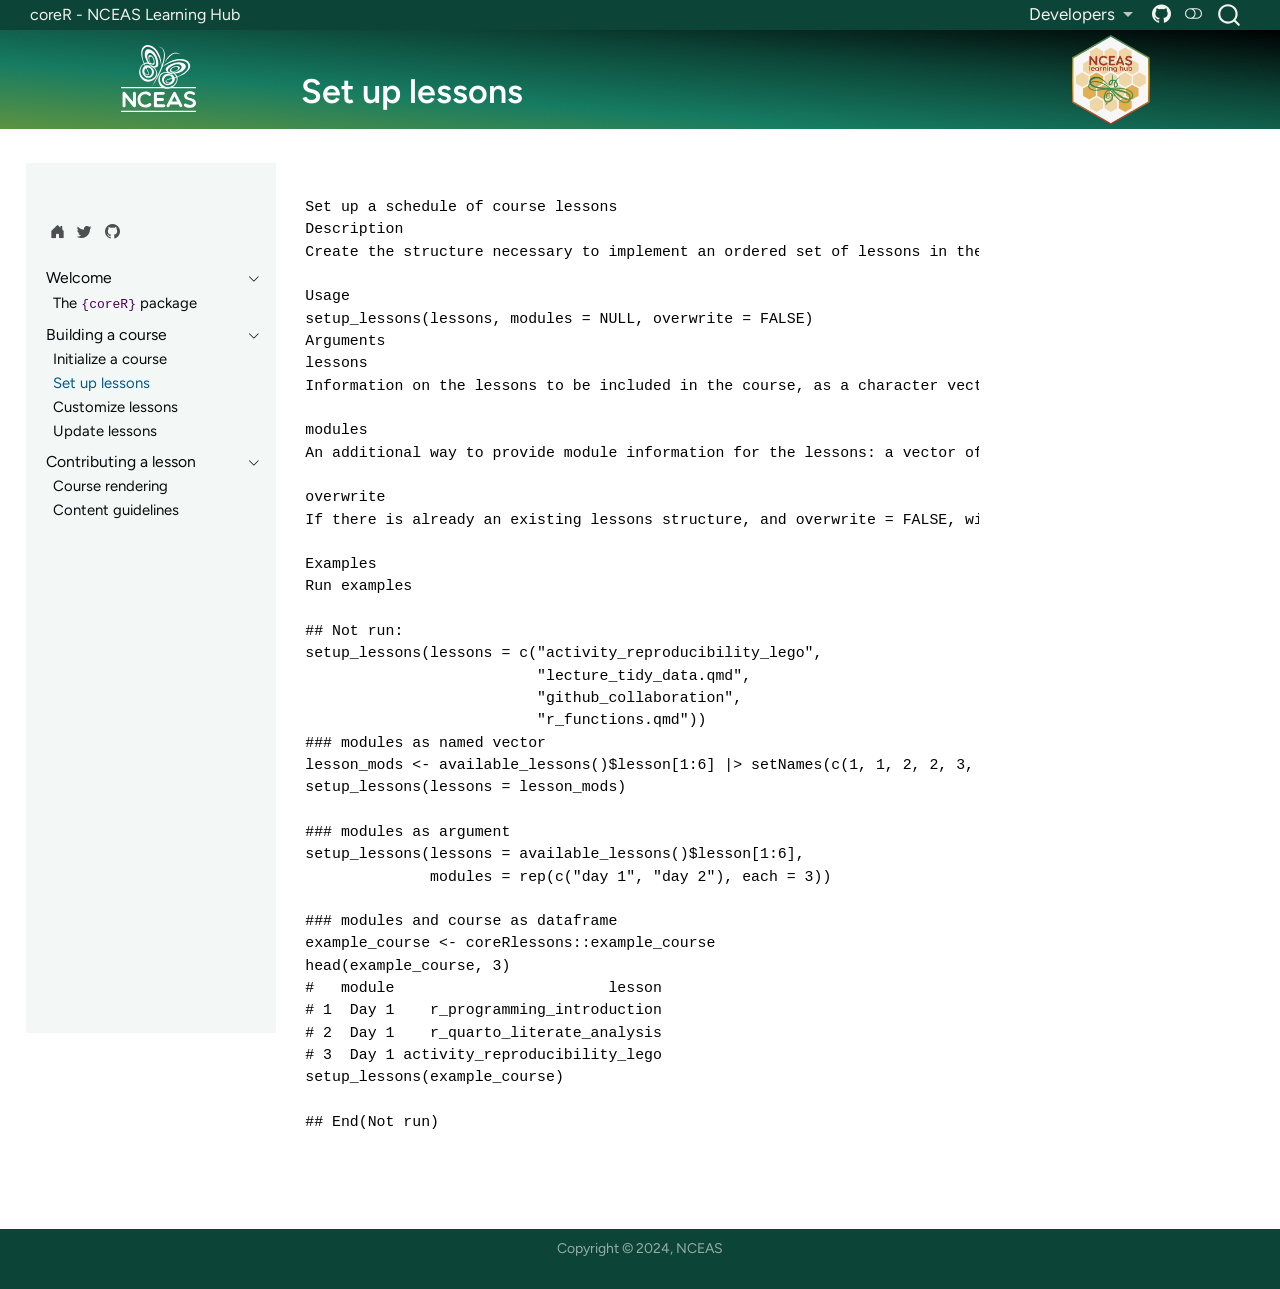
<file: docs/2_setup_lessons.html>
<!DOCTYPE html>
<html xmlns="http://www.w3.org/1999/xhtml" lang="en" xml:lang="en"><head>

<meta charset="utf-8">
<meta name="generator" content="quarto-1.6.39">

<meta name="viewport" content="width=device-width, initial-scale=1.0, user-scalable=yes">


<title>Set up lessons – coreR - NCEAS Learning Hub</title>
<style>
code{white-space: pre-wrap;}
span.smallcaps{font-variant: small-caps;}
div.columns{display: flex; gap: min(4vw, 1.5em);}
div.column{flex: auto; overflow-x: auto;}
div.hanging-indent{margin-left: 1.5em; text-indent: -1.5em;}
ul.task-list{list-style: none;}
ul.task-list li input[type="checkbox"] {
  width: 0.8em;
  margin: 0 0.8em 0.2em -1em; /* quarto-specific, see https://github.com/quarto-dev/quarto-cli/issues/4556 */ 
  vertical-align: middle;
}
</style>


<script src="site_libs/quarto-nav/quarto-nav.js"></script>
<script src="site_libs/quarto-nav/headroom.min.js"></script>
<script src="site_libs/clipboard/clipboard.min.js"></script>
<script src="site_libs/quarto-search/autocomplete.umd.js"></script>
<script src="site_libs/quarto-search/fuse.min.js"></script>
<script src="site_libs/quarto-search/quarto-search.js"></script>
<meta name="quarto:offset" content="./">
<link href="site_libs/quarto-contrib/quarto-project/nceas-learning-hub/lh_theme/logo-lh-hex.png" rel="icon" type="image/png">
<script src="site_libs/quarto-html/quarto.js"></script>
<script src="site_libs/quarto-html/popper.min.js"></script>
<script src="site_libs/quarto-html/tippy.umd.min.js"></script>
<script src="site_libs/quarto-html/anchor.min.js"></script>
<link href="site_libs/quarto-html/tippy.css" rel="stylesheet">
<link href="site_libs/quarto-html/quarto-syntax-highlighting-e26003cea8cd680ca0c55a263523d882.css" rel="stylesheet" class="quarto-color-scheme" id="quarto-text-highlighting-styles">
<link href="site_libs/quarto-html/quarto-syntax-highlighting-dark-d166b450ba5a8e9f7a0ab969bf6592c1.css" rel="prefetch" class="quarto-color-scheme quarto-color-alternate" id="quarto-text-highlighting-styles">
<script src="site_libs/bootstrap/bootstrap.min.js"></script>
<link href="site_libs/bootstrap/bootstrap-icons.css" rel="stylesheet">
<link href="site_libs/bootstrap/bootstrap-159dfb78cdfaf5262e614821b20d368a.min.css" rel="stylesheet" append-hash="true" class="quarto-color-scheme" id="quarto-bootstrap" data-mode="light">
<link href="site_libs/bootstrap/bootstrap-dark-a29fb53c8f1a6fb8521beccea97c9b59.min.css" rel="prefetch" append-hash="true" class="quarto-color-scheme quarto-color-alternate" id="quarto-bootstrap" data-mode="dark">
<script id="quarto-search-options" type="application/json">{
  "location": "navbar",
  "copy-button": false,
  "collapse-after": 3,
  "panel-placement": "end",
  "type": "overlay",
  "limit": 50,
  "keyboard-shortcut": [
    "f",
    "/",
    "s"
  ],
  "show-item-context": false,
  "language": {
    "search-no-results-text": "No results",
    "search-matching-documents-text": "matching documents",
    "search-copy-link-title": "Copy link to search",
    "search-hide-matches-text": "Hide additional matches",
    "search-more-match-text": "more match in this document",
    "search-more-matches-text": "more matches in this document",
    "search-clear-button-title": "Clear",
    "search-text-placeholder": "",
    "search-detached-cancel-button-title": "Cancel",
    "search-submit-button-title": "Submit",
    "search-label": "Search"
  }
}</script>
<style>

      .quarto-title-block .quarto-title-banner {
        background: #00000044;
      }
</style>


<link rel="stylesheet" href="site_libs/quarto-contrib/quarto-project/nceas-learning-hub/lh_theme/lh-style.css">
</head>

<body class="nav-sidebar floating nav-fixed">

<div id="quarto-search-results"></div>
  <header id="quarto-header" class="headroom fixed-top quarto-banner">
    <nav class="navbar navbar-expand-lg " data-bs-theme="dark">
      <div class="navbar-container container-fluid">
      <div class="navbar-brand-container mx-auto">
    <a class="navbar-brand" href="./index.html">
    <span class="navbar-title">coreR - NCEAS Learning Hub</span>
    </a>
  </div>
            <div id="quarto-search" class="" title="Search"></div>
          <button class="navbar-toggler" type="button" data-bs-toggle="collapse" data-bs-target="#navbarCollapse" aria-controls="navbarCollapse" role="menu" aria-expanded="false" aria-label="Toggle navigation" onclick="if (window.quartoToggleHeadroom) { window.quartoToggleHeadroom(); }">
  <span class="navbar-toggler-icon"></span>
</button>
          <div class="collapse navbar-collapse" id="navbarCollapse">
            <ul class="navbar-nav navbar-nav-scroll ms-auto">
  <li class="nav-item dropdown ">
    <a class="nav-link dropdown-toggle" href="#" id="nav-menu-developers" role="link" data-bs-toggle="dropdown" aria-expanded="false">
 <span class="menu-text">Developers</span>
    </a>
    <ul class="dropdown-menu dropdown-menu-end" aria-labelledby="nav-menu-developers">    
        <li>
    <a class="dropdown-item" href="https://www.oharascience.com/">
 <span class="dropdown-text">Casey O’Hara</span></a>
  </li>  
    </ul>
  </li>
  <li class="nav-item compact">
    <a class="nav-link" href="https://github.com/nceas-learning-hub/coreR"> <i class="bi bi-github" role="img" aria-label="GitHub">
</i> 
<span class="menu-text"></span></a>
  </li>  
</ul>
          </div> <!-- /navcollapse -->
            <div class="quarto-navbar-tools">
  <a href="" class="quarto-color-scheme-toggle quarto-navigation-tool  px-1" onclick="window.quartoToggleColorScheme(); return false;" title="Toggle dark mode"><i class="bi"></i></a>
</div>
      </div> <!-- /container-fluid -->
    </nav>
  <nav class="quarto-secondary-nav">
    <div class="container-fluid d-flex">
      <button type="button" class="quarto-btn-toggle btn" data-bs-toggle="collapse" role="button" data-bs-target=".quarto-sidebar-collapse-item" aria-controls="quarto-sidebar" aria-expanded="false" aria-label="Toggle sidebar navigation" onclick="if (window.quartoToggleHeadroom) { window.quartoToggleHeadroom(); }">
        <i class="bi bi-layout-text-sidebar-reverse"></i>
      </button>
        <a class="flex-grow-1 no-decor" role="navigation" data-bs-toggle="collapse" data-bs-target=".quarto-sidebar-collapse-item" aria-controls="quarto-sidebar" aria-expanded="false" aria-label="Toggle sidebar navigation" onclick="if (window.quartoToggleHeadroom) { window.quartoToggleHeadroom(); }">      
          <h1 class="quarto-secondary-nav-title">Set up lessons</h1>
        </a>     
      <button type="button" class="btn quarto-search-button" aria-label="Search" onclick="window.quartoOpenSearch();">
        <i class="bi bi-search"></i>
      </button>
    </div>
  </nav>
</header>
<!-- content -->
<header id="title-block-header" class="quarto-title-block default page-columns page-full">
  <div class="quarto-title-banner page-columns page-full">
    <div class="quarto-title column-body">
      <h1 class="title d-none d-lg-block">Set up lessons</h1>
                      </div>
  </div>
    
  
  <div class="quarto-title-meta">

      
    
      
    </div>
    
  
  </header><div id="quarto-content" class="quarto-container page-columns page-rows-contents page-layout-article page-navbar">
<!-- sidebar -->
  <nav id="quarto-sidebar" class="sidebar collapse collapse-horizontal quarto-sidebar-collapse-item sidebar-navigation floating overflow-auto">
        <div class="mt-2 flex-shrink-0 align-items-center">
        <div class="sidebar-search">
        <div id="quarto-search" class="" title="Search"></div>
        </div>
        </div>
        <div class="sidebar-tools-collapse tools-wide">
    <a href="https://www.nceas.ucsb.edu/learning-hub" title="" class="quarto-navigation-tool px-1" aria-label=""><i class="bi bi-house-door-fill"></i></a>
    <a href="https://twitter.com/ucsb_nceas" title="" class="quarto-navigation-tool px-1" aria-label=""><i class="bi bi-twitter"></i></a>
    <a href="https://github.com/nceas-learning-hub/coreR_test" title="" class="quarto-navigation-tool px-1" aria-label=""><i class="bi bi-github"></i></a>
</div>
    <div class="sidebar-menu-container"> 
    <ul class="list-unstyled mt-1">
        <li class="sidebar-item sidebar-item-section">
      <div class="sidebar-item-container"> 
            <a class="sidebar-item-text sidebar-link text-start" data-bs-toggle="collapse" data-bs-target="#quarto-sidebar-section-1" role="navigation" aria-expanded="true">
 <span class="menu-text">Welcome</span></a>
          <a class="sidebar-item-toggle text-start" data-bs-toggle="collapse" data-bs-target="#quarto-sidebar-section-1" role="navigation" aria-expanded="true" aria-label="Toggle section">
            <i class="bi bi-chevron-right ms-2"></i>
          </a> 
      </div>
      <ul id="quarto-sidebar-section-1" class="collapse list-unstyled sidebar-section depth1 show">  
          <li class="sidebar-item">
  <div class="sidebar-item-container"> 
  <a href="./index.html" class="sidebar-item-text sidebar-link">
 <span class="menu-text">The <code>{coreR}</code> package</span></a>
  </div>
</li>
      </ul>
  </li>
        <li class="sidebar-item sidebar-item-section">
      <div class="sidebar-item-container"> 
            <a class="sidebar-item-text sidebar-link text-start" data-bs-toggle="collapse" data-bs-target="#quarto-sidebar-section-2" role="navigation" aria-expanded="true">
 <span class="menu-text">Building a course</span></a>
          <a class="sidebar-item-toggle text-start" data-bs-toggle="collapse" data-bs-target="#quarto-sidebar-section-2" role="navigation" aria-expanded="true" aria-label="Toggle section">
            <i class="bi bi-chevron-right ms-2"></i>
          </a> 
      </div>
      <ul id="quarto-sidebar-section-2" class="collapse list-unstyled sidebar-section depth1 show">  
          <li class="sidebar-item">
  <div class="sidebar-item-container"> 
  <a href="./1_init_course.html" class="sidebar-item-text sidebar-link">
 <span class="menu-text">Initialize a course</span></a>
  </div>
</li>
          <li class="sidebar-item">
  <div class="sidebar-item-container"> 
  <a href="./2_setup_lessons.html" class="sidebar-item-text sidebar-link active">
 <span class="menu-text">Set up lessons</span></a>
  </div>
</li>
          <li class="sidebar-item">
  <div class="sidebar-item-container"> 
  <a href="./3_custom_lessons.html" class="sidebar-item-text sidebar-link">
 <span class="menu-text">Customize lessons</span></a>
  </div>
</li>
          <li class="sidebar-item">
  <div class="sidebar-item-container"> 
  <a href="./4_update_lessons.html" class="sidebar-item-text sidebar-link">
 <span class="menu-text">Update lessons</span></a>
  </div>
</li>
      </ul>
  </li>
        <li class="sidebar-item sidebar-item-section">
      <div class="sidebar-item-container"> 
            <a class="sidebar-item-text sidebar-link text-start" data-bs-toggle="collapse" data-bs-target="#quarto-sidebar-section-3" role="navigation" aria-expanded="true">
 <span class="menu-text">Contributing a lesson</span></a>
          <a class="sidebar-item-toggle text-start" data-bs-toggle="collapse" data-bs-target="#quarto-sidebar-section-3" role="navigation" aria-expanded="true" aria-label="Toggle section">
            <i class="bi bi-chevron-right ms-2"></i>
          </a> 
      </div>
      <ul id="quarto-sidebar-section-3" class="collapse list-unstyled sidebar-section depth1 show">  
          <li class="sidebar-item">
  <div class="sidebar-item-container"> 
  <a href="./5_structure_guide.html" class="sidebar-item-text sidebar-link">
 <span class="menu-text">Course rendering</span></a>
  </div>
</li>
          <li class="sidebar-item">
  <div class="sidebar-item-container"> 
  <a href="./6_content_guide.html" class="sidebar-item-text sidebar-link">
 <span class="menu-text">Content guidelines</span></a>
  </div>
</li>
      </ul>
  </li>
    </ul>
    </div>
</nav>
<div id="quarto-sidebar-glass" class="quarto-sidebar-collapse-item" data-bs-toggle="collapse" data-bs-target=".quarto-sidebar-collapse-item"></div>
<!-- margin-sidebar -->
    <div id="quarto-margin-sidebar" class="sidebar margin-sidebar zindex-bottom">
        
    </div>
<!-- main -->
<main class="content quarto-banner-title-block" id="quarto-document-content">





<pre><code>Set up a schedule of course lessons
Description
Create the structure necessary to implement an ordered set of lessons in the Quarto book format. The user provides a character vector of lesson names (filenames, bare or with .qmd extension); these and associated materials (images, data) are copied from coreRlessons package into the course project (created with init_course()). Sets up the index.qmd, _quarto.yml, and some additional files.

Usage
setup_lessons(lessons, modules = NULL, overwrite = FALSE)
Arguments
lessons 
Information on the lessons to be included in the course, as a character vector or data.frame. A character vector containing the names (bare or .qmd extension) of the lessons, in order; optionally, a named character vector where the names are course modules (e.g., "Day 1", "Day 2"). Alternately, a data.frame with columns "module" and "lesson", similar to the named character vector.

modules 
An additional way to provide module information for the lessons: a vector of module names that matches the length of the lessons vector. Caution: if modules is not NULL, and module names are provided directly in lessons, this argument will take precedence.

overwrite   
If there is already an existing lessons structure, and overwrite = FALSE, will return an error. If the user wishes to create a new lesson structure, then overwrite = TRUE will remove the existing structure in its entirety and create a new structure based on the lesson names.

Examples
Run examples

## Not run: 
setup_lessons(lessons = c("activity_reproducibility_lego",
                          "lecture_tidy_data.qmd",
                          "github_collaboration",
                          "r_functions.qmd"))
### modules as named vector
lesson_mods &lt;- available_lessons()$lesson[1:6] |&gt; setNames(c(1, 1, 2, 2, 3, 3))
setup_lessons(lessons = lesson_mods)

### modules as argument
setup_lessons(lessons = available_lessons()$lesson[1:6],
              modules = rep(c("day 1", "day 2"), each = 3))

### modules and course as dataframe
example_course &lt;- coreRlessons::example_course
head(example_course, 3)
#   module                        lesson
# 1  Day 1    r_programming_introduction
# 2  Day 1    r_quarto_literate_analysis
# 3  Day 1 activity_reproducibility_lego
setup_lessons(example_course)

## End(Not run)</code></pre>



</main> <!-- /main -->
<script id="quarto-html-after-body" type="application/javascript">
window.document.addEventListener("DOMContentLoaded", function (event) {
  const toggleBodyColorMode = (bsSheetEl) => {
    const mode = bsSheetEl.getAttribute("data-mode");
    const bodyEl = window.document.querySelector("body");
    if (mode === "dark") {
      bodyEl.classList.add("quarto-dark");
      bodyEl.classList.remove("quarto-light");
    } else {
      bodyEl.classList.add("quarto-light");
      bodyEl.classList.remove("quarto-dark");
    }
  }
  const toggleBodyColorPrimary = () => {
    const bsSheetEl = window.document.querySelector("link#quarto-bootstrap");
    if (bsSheetEl) {
      toggleBodyColorMode(bsSheetEl);
    }
  }
  toggleBodyColorPrimary();  
  const disableStylesheet = (stylesheets) => {
    for (let i=0; i < stylesheets.length; i++) {
      const stylesheet = stylesheets[i];
      stylesheet.rel = 'prefetch';
    }
  }
  const enableStylesheet = (stylesheets) => {
    for (let i=0; i < stylesheets.length; i++) {
      const stylesheet = stylesheets[i];
      stylesheet.rel = 'stylesheet';
    }
  }
  const manageTransitions = (selector, allowTransitions) => {
    const els = window.document.querySelectorAll(selector);
    for (let i=0; i < els.length; i++) {
      const el = els[i];
      if (allowTransitions) {
        el.classList.remove('notransition');
      } else {
        el.classList.add('notransition');
      }
    }
  }
  const toggleGiscusIfUsed = (isAlternate, darkModeDefault) => {
    const baseTheme = document.querySelector('#giscus-base-theme')?.value ?? 'light';
    const alternateTheme = document.querySelector('#giscus-alt-theme')?.value ?? 'dark';
    let newTheme = '';
    if(darkModeDefault) {
      newTheme = isAlternate ? baseTheme : alternateTheme;
    } else {
      newTheme = isAlternate ? alternateTheme : baseTheme;
    }
    const changeGiscusTheme = () => {
      // From: https://github.com/giscus/giscus/issues/336
      const sendMessage = (message) => {
        const iframe = document.querySelector('iframe.giscus-frame');
        if (!iframe) return;
        iframe.contentWindow.postMessage({ giscus: message }, 'https://giscus.app');
      }
      sendMessage({
        setConfig: {
          theme: newTheme
        }
      });
    }
    const isGiscussLoaded = window.document.querySelector('iframe.giscus-frame') !== null;
    if (isGiscussLoaded) {
      changeGiscusTheme();
    }
  }
  const toggleColorMode = (alternate) => {
    // Switch the stylesheets
    const alternateStylesheets = window.document.querySelectorAll('link.quarto-color-scheme.quarto-color-alternate');
    manageTransitions('#quarto-margin-sidebar .nav-link', false);
    if (alternate) {
      enableStylesheet(alternateStylesheets);
      for (const sheetNode of alternateStylesheets) {
        if (sheetNode.id === "quarto-bootstrap") {
          toggleBodyColorMode(sheetNode);
        }
      }
    } else {
      disableStylesheet(alternateStylesheets);
      toggleBodyColorPrimary();
    }
    manageTransitions('#quarto-margin-sidebar .nav-link', true);
    // Switch the toggles
    const toggles = window.document.querySelectorAll('.quarto-color-scheme-toggle');
    for (let i=0; i < toggles.length; i++) {
      const toggle = toggles[i];
      if (toggle) {
        if (alternate) {
          toggle.classList.add("alternate");     
        } else {
          toggle.classList.remove("alternate");
        }
      }
    }
    // Hack to workaround the fact that safari doesn't
    // properly recolor the scrollbar when toggling (#1455)
    if (navigator.userAgent.indexOf('Safari') > 0 && navigator.userAgent.indexOf('Chrome') == -1) {
      manageTransitions("body", false);
      window.scrollTo(0, 1);
      setTimeout(() => {
        window.scrollTo(0, 0);
        manageTransitions("body", true);
      }, 40);  
    }
  }
  const isFileUrl = () => { 
    return window.location.protocol === 'file:';
  }
  const hasAlternateSentinel = () => {  
    let styleSentinel = getColorSchemeSentinel();
    if (styleSentinel !== null) {
      return styleSentinel === "alternate";
    } else {
      return false;
    }
  }
  const setStyleSentinel = (alternate) => {
    const value = alternate ? "alternate" : "default";
    if (!isFileUrl()) {
      window.localStorage.setItem("quarto-color-scheme", value);
    } else {
      localAlternateSentinel = value;
    }
  }
  const getColorSchemeSentinel = () => {
    if (!isFileUrl()) {
      const storageValue = window.localStorage.getItem("quarto-color-scheme");
      return storageValue != null ? storageValue : localAlternateSentinel;
    } else {
      return localAlternateSentinel;
    }
  }
  const darkModeDefault = false;
  let localAlternateSentinel = darkModeDefault ? 'alternate' : 'default';
  // Dark / light mode switch
  window.quartoToggleColorScheme = () => {
    // Read the current dark / light value 
    let toAlternate = !hasAlternateSentinel();
    toggleColorMode(toAlternate);
    setStyleSentinel(toAlternate);
    toggleGiscusIfUsed(toAlternate, darkModeDefault);
  };
  // Ensure there is a toggle, if there isn't float one in the top right
  if (window.document.querySelector('.quarto-color-scheme-toggle') === null) {
    const a = window.document.createElement('a');
    a.classList.add('top-right');
    a.classList.add('quarto-color-scheme-toggle');
    a.href = "";
    a.onclick = function() { try { window.quartoToggleColorScheme(); } catch {} return false; };
    const i = window.document.createElement("i");
    i.classList.add('bi');
    a.appendChild(i);
    window.document.body.appendChild(a);
  }
  // Switch to dark mode if need be
  if (hasAlternateSentinel()) {
    toggleColorMode(true);
  } else {
    toggleColorMode(false);
  }
  const icon = "";
  const anchorJS = new window.AnchorJS();
  anchorJS.options = {
    placement: 'right',
    icon: icon
  };
  anchorJS.add('.anchored');
  const isCodeAnnotation = (el) => {
    for (const clz of el.classList) {
      if (clz.startsWith('code-annotation-')) {                     
        return true;
      }
    }
    return false;
  }
  const onCopySuccess = function(e) {
    // button target
    const button = e.trigger;
    // don't keep focus
    button.blur();
    // flash "checked"
    button.classList.add('code-copy-button-checked');
    var currentTitle = button.getAttribute("title");
    button.setAttribute("title", "Copied!");
    let tooltip;
    if (window.bootstrap) {
      button.setAttribute("data-bs-toggle", "tooltip");
      button.setAttribute("data-bs-placement", "left");
      button.setAttribute("data-bs-title", "Copied!");
      tooltip = new bootstrap.Tooltip(button, 
        { trigger: "manual", 
          customClass: "code-copy-button-tooltip",
          offset: [0, -8]});
      tooltip.show();    
    }
    setTimeout(function() {
      if (tooltip) {
        tooltip.hide();
        button.removeAttribute("data-bs-title");
        button.removeAttribute("data-bs-toggle");
        button.removeAttribute("data-bs-placement");
      }
      button.setAttribute("title", currentTitle);
      button.classList.remove('code-copy-button-checked');
    }, 1000);
    // clear code selection
    e.clearSelection();
  }
  const getTextToCopy = function(trigger) {
      const codeEl = trigger.previousElementSibling.cloneNode(true);
      for (const childEl of codeEl.children) {
        if (isCodeAnnotation(childEl)) {
          childEl.remove();
        }
      }
      return codeEl.innerText;
  }
  const clipboard = new window.ClipboardJS('.code-copy-button:not([data-in-quarto-modal])', {
    text: getTextToCopy
  });
  clipboard.on('success', onCopySuccess);
  if (window.document.getElementById('quarto-embedded-source-code-modal')) {
    const clipboardModal = new window.ClipboardJS('.code-copy-button[data-in-quarto-modal]', {
      text: getTextToCopy,
      container: window.document.getElementById('quarto-embedded-source-code-modal')
    });
    clipboardModal.on('success', onCopySuccess);
  }
    var localhostRegex = new RegExp(/^(?:http|https):\/\/localhost\:?[0-9]*\//);
    var mailtoRegex = new RegExp(/^mailto:/);
      var filterRegex = new RegExp('/' + window.location.host + '/');
    var isInternal = (href) => {
        return filterRegex.test(href) || localhostRegex.test(href) || mailtoRegex.test(href);
    }
    // Inspect non-navigation links and adorn them if external
 	var links = window.document.querySelectorAll('a[href]:not(.nav-link):not(.navbar-brand):not(.toc-action):not(.sidebar-link):not(.sidebar-item-toggle):not(.pagination-link):not(.no-external):not([aria-hidden]):not(.dropdown-item):not(.quarto-navigation-tool):not(.about-link)');
    for (var i=0; i<links.length; i++) {
      const link = links[i];
      if (!isInternal(link.href)) {
        // undo the damage that might have been done by quarto-nav.js in the case of
        // links that we want to consider external
        if (link.dataset.originalHref !== undefined) {
          link.href = link.dataset.originalHref;
        }
      }
    }
  function tippyHover(el, contentFn, onTriggerFn, onUntriggerFn) {
    const config = {
      allowHTML: true,
      maxWidth: 500,
      delay: 100,
      arrow: false,
      appendTo: function(el) {
          return el.parentElement;
      },
      interactive: true,
      interactiveBorder: 10,
      theme: 'quarto',
      placement: 'bottom-start',
    };
    if (contentFn) {
      config.content = contentFn;
    }
    if (onTriggerFn) {
      config.onTrigger = onTriggerFn;
    }
    if (onUntriggerFn) {
      config.onUntrigger = onUntriggerFn;
    }
    window.tippy(el, config); 
  }
  const noterefs = window.document.querySelectorAll('a[role="doc-noteref"]');
  for (var i=0; i<noterefs.length; i++) {
    const ref = noterefs[i];
    tippyHover(ref, function() {
      // use id or data attribute instead here
      let href = ref.getAttribute('data-footnote-href') || ref.getAttribute('href');
      try { href = new URL(href).hash; } catch {}
      const id = href.replace(/^#\/?/, "");
      const note = window.document.getElementById(id);
      if (note) {
        return note.innerHTML;
      } else {
        return "";
      }
    });
  }
  const xrefs = window.document.querySelectorAll('a.quarto-xref');
  const processXRef = (id, note) => {
    // Strip column container classes
    const stripColumnClz = (el) => {
      el.classList.remove("page-full", "page-columns");
      if (el.children) {
        for (const child of el.children) {
          stripColumnClz(child);
        }
      }
    }
    stripColumnClz(note)
    if (id === null || id.startsWith('sec-')) {
      // Special case sections, only their first couple elements
      const container = document.createElement("div");
      if (note.children && note.children.length > 2) {
        container.appendChild(note.children[0].cloneNode(true));
        for (let i = 1; i < note.children.length; i++) {
          const child = note.children[i];
          if (child.tagName === "P" && child.innerText === "") {
            continue;
          } else {
            container.appendChild(child.cloneNode(true));
            break;
          }
        }
        if (window.Quarto?.typesetMath) {
          window.Quarto.typesetMath(container);
        }
        return container.innerHTML
      } else {
        if (window.Quarto?.typesetMath) {
          window.Quarto.typesetMath(note);
        }
        return note.innerHTML;
      }
    } else {
      // Remove any anchor links if they are present
      const anchorLink = note.querySelector('a.anchorjs-link');
      if (anchorLink) {
        anchorLink.remove();
      }
      if (window.Quarto?.typesetMath) {
        window.Quarto.typesetMath(note);
      }
      if (note.classList.contains("callout")) {
        return note.outerHTML;
      } else {
        return note.innerHTML;
      }
    }
  }
  for (var i=0; i<xrefs.length; i++) {
    const xref = xrefs[i];
    tippyHover(xref, undefined, function(instance) {
      instance.disable();
      let url = xref.getAttribute('href');
      let hash = undefined; 
      if (url.startsWith('#')) {
        hash = url;
      } else {
        try { hash = new URL(url).hash; } catch {}
      }
      if (hash) {
        const id = hash.replace(/^#\/?/, "");
        const note = window.document.getElementById(id);
        if (note !== null) {
          try {
            const html = processXRef(id, note.cloneNode(true));
            instance.setContent(html);
          } finally {
            instance.enable();
            instance.show();
          }
        } else {
          // See if we can fetch this
          fetch(url.split('#')[0])
          .then(res => res.text())
          .then(html => {
            const parser = new DOMParser();
            const htmlDoc = parser.parseFromString(html, "text/html");
            const note = htmlDoc.getElementById(id);
            if (note !== null) {
              const html = processXRef(id, note);
              instance.setContent(html);
            } 
          }).finally(() => {
            instance.enable();
            instance.show();
          });
        }
      } else {
        // See if we can fetch a full url (with no hash to target)
        // This is a special case and we should probably do some content thinning / targeting
        fetch(url)
        .then(res => res.text())
        .then(html => {
          const parser = new DOMParser();
          const htmlDoc = parser.parseFromString(html, "text/html");
          const note = htmlDoc.querySelector('main.content');
          if (note !== null) {
            // This should only happen for chapter cross references
            // (since there is no id in the URL)
            // remove the first header
            if (note.children.length > 0 && note.children[0].tagName === "HEADER") {
              note.children[0].remove();
            }
            const html = processXRef(null, note);
            instance.setContent(html);
          } 
        }).finally(() => {
          instance.enable();
          instance.show();
        });
      }
    }, function(instance) {
    });
  }
      let selectedAnnoteEl;
      const selectorForAnnotation = ( cell, annotation) => {
        let cellAttr = 'data-code-cell="' + cell + '"';
        let lineAttr = 'data-code-annotation="' +  annotation + '"';
        const selector = 'span[' + cellAttr + '][' + lineAttr + ']';
        return selector;
      }
      const selectCodeLines = (annoteEl) => {
        const doc = window.document;
        const targetCell = annoteEl.getAttribute("data-target-cell");
        const targetAnnotation = annoteEl.getAttribute("data-target-annotation");
        const annoteSpan = window.document.querySelector(selectorForAnnotation(targetCell, targetAnnotation));
        const lines = annoteSpan.getAttribute("data-code-lines").split(",");
        const lineIds = lines.map((line) => {
          return targetCell + "-" + line;
        })
        let top = null;
        let height = null;
        let parent = null;
        if (lineIds.length > 0) {
            //compute the position of the single el (top and bottom and make a div)
            const el = window.document.getElementById(lineIds[0]);
            top = el.offsetTop;
            height = el.offsetHeight;
            parent = el.parentElement.parentElement;
          if (lineIds.length > 1) {
            const lastEl = window.document.getElementById(lineIds[lineIds.length - 1]);
            const bottom = lastEl.offsetTop + lastEl.offsetHeight;
            height = bottom - top;
          }
          if (top !== null && height !== null && parent !== null) {
            // cook up a div (if necessary) and position it 
            let div = window.document.getElementById("code-annotation-line-highlight");
            if (div === null) {
              div = window.document.createElement("div");
              div.setAttribute("id", "code-annotation-line-highlight");
              div.style.position = 'absolute';
              parent.appendChild(div);
            }
            div.style.top = top - 2 + "px";
            div.style.height = height + 4 + "px";
            div.style.left = 0;
            let gutterDiv = window.document.getElementById("code-annotation-line-highlight-gutter");
            if (gutterDiv === null) {
              gutterDiv = window.document.createElement("div");
              gutterDiv.setAttribute("id", "code-annotation-line-highlight-gutter");
              gutterDiv.style.position = 'absolute';
              const codeCell = window.document.getElementById(targetCell);
              const gutter = codeCell.querySelector('.code-annotation-gutter');
              gutter.appendChild(gutterDiv);
            }
            gutterDiv.style.top = top - 2 + "px";
            gutterDiv.style.height = height + 4 + "px";
          }
          selectedAnnoteEl = annoteEl;
        }
      };
      const unselectCodeLines = () => {
        const elementsIds = ["code-annotation-line-highlight", "code-annotation-line-highlight-gutter"];
        elementsIds.forEach((elId) => {
          const div = window.document.getElementById(elId);
          if (div) {
            div.remove();
          }
        });
        selectedAnnoteEl = undefined;
      };
        // Handle positioning of the toggle
    window.addEventListener(
      "resize",
      throttle(() => {
        elRect = undefined;
        if (selectedAnnoteEl) {
          selectCodeLines(selectedAnnoteEl);
        }
      }, 10)
    );
    function throttle(fn, ms) {
    let throttle = false;
    let timer;
      return (...args) => {
        if(!throttle) { // first call gets through
            fn.apply(this, args);
            throttle = true;
        } else { // all the others get throttled
            if(timer) clearTimeout(timer); // cancel #2
            timer = setTimeout(() => {
              fn.apply(this, args);
              timer = throttle = false;
            }, ms);
        }
      };
    }
      // Attach click handler to the DT
      const annoteDls = window.document.querySelectorAll('dt[data-target-cell]');
      for (const annoteDlNode of annoteDls) {
        annoteDlNode.addEventListener('click', (event) => {
          const clickedEl = event.target;
          if (clickedEl !== selectedAnnoteEl) {
            unselectCodeLines();
            const activeEl = window.document.querySelector('dt[data-target-cell].code-annotation-active');
            if (activeEl) {
              activeEl.classList.remove('code-annotation-active');
            }
            selectCodeLines(clickedEl);
            clickedEl.classList.add('code-annotation-active');
          } else {
            // Unselect the line
            unselectCodeLines();
            clickedEl.classList.remove('code-annotation-active');
          }
        });
      }
  const findCites = (el) => {
    const parentEl = el.parentElement;
    if (parentEl) {
      const cites = parentEl.dataset.cites;
      if (cites) {
        return {
          el,
          cites: cites.split(' ')
        };
      } else {
        return findCites(el.parentElement)
      }
    } else {
      return undefined;
    }
  };
  var bibliorefs = window.document.querySelectorAll('a[role="doc-biblioref"]');
  for (var i=0; i<bibliorefs.length; i++) {
    const ref = bibliorefs[i];
    const citeInfo = findCites(ref);
    if (citeInfo) {
      tippyHover(citeInfo.el, function() {
        var popup = window.document.createElement('div');
        citeInfo.cites.forEach(function(cite) {
          var citeDiv = window.document.createElement('div');
          citeDiv.classList.add('hanging-indent');
          citeDiv.classList.add('csl-entry');
          var biblioDiv = window.document.getElementById('ref-' + cite);
          if (biblioDiv) {
            citeDiv.innerHTML = biblioDiv.innerHTML;
          }
          popup.appendChild(citeDiv);
        });
        return popup.innerHTML;
      });
    }
  }
});
</script>
</div> <!-- /content -->
<footer class="footer">
  <div class="nav-footer">
    <div class="nav-footer-left">
      &nbsp;
    </div>   
    <div class="nav-footer-center">
<p>Copyright © 2024, NCEAS</p>
</div>
    <div class="nav-footer-right">
      &nbsp;
    </div>
  </div>
</footer>




</body></html>
</file>
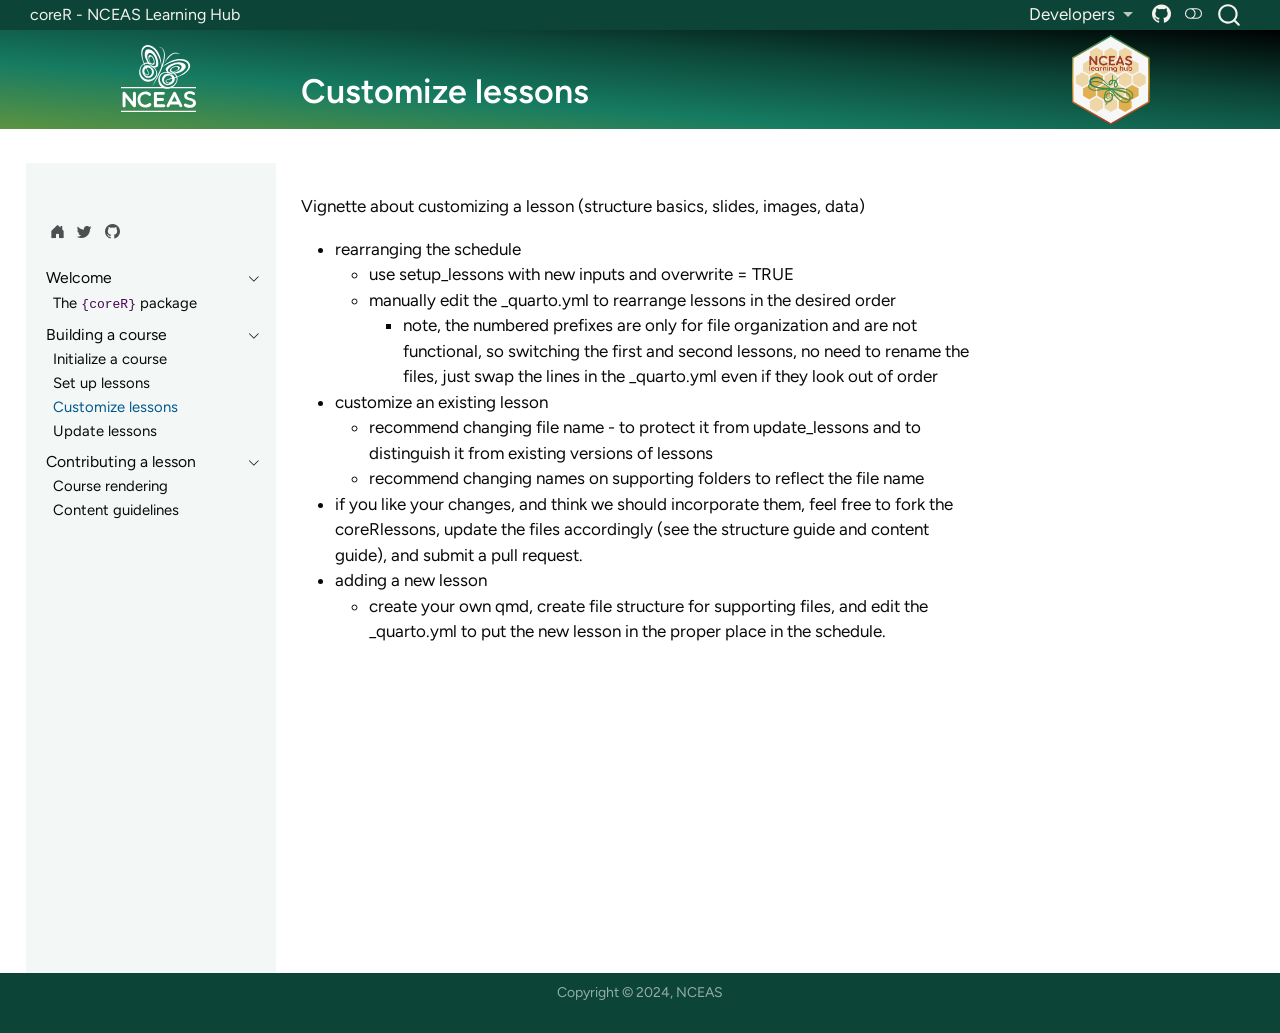
<file: docs/3_custom_lessons.html>
<!DOCTYPE html>
<html xmlns="http://www.w3.org/1999/xhtml" lang="en" xml:lang="en"><head>

<meta charset="utf-8">
<meta name="generator" content="quarto-1.6.39">

<meta name="viewport" content="width=device-width, initial-scale=1.0, user-scalable=yes">


<title>Customize lessons – coreR - NCEAS Learning Hub</title>
<style>
code{white-space: pre-wrap;}
span.smallcaps{font-variant: small-caps;}
div.columns{display: flex; gap: min(4vw, 1.5em);}
div.column{flex: auto; overflow-x: auto;}
div.hanging-indent{margin-left: 1.5em; text-indent: -1.5em;}
ul.task-list{list-style: none;}
ul.task-list li input[type="checkbox"] {
  width: 0.8em;
  margin: 0 0.8em 0.2em -1em; /* quarto-specific, see https://github.com/quarto-dev/quarto-cli/issues/4556 */ 
  vertical-align: middle;
}
</style>


<script src="site_libs/quarto-nav/quarto-nav.js"></script>
<script src="site_libs/quarto-nav/headroom.min.js"></script>
<script src="site_libs/clipboard/clipboard.min.js"></script>
<script src="site_libs/quarto-search/autocomplete.umd.js"></script>
<script src="site_libs/quarto-search/fuse.min.js"></script>
<script src="site_libs/quarto-search/quarto-search.js"></script>
<meta name="quarto:offset" content="./">
<link href="site_libs/quarto-contrib/quarto-project/nceas-learning-hub/lh_theme/logo-lh-hex.png" rel="icon" type="image/png">
<script src="site_libs/quarto-html/quarto.js"></script>
<script src="site_libs/quarto-html/popper.min.js"></script>
<script src="site_libs/quarto-html/tippy.umd.min.js"></script>
<script src="site_libs/quarto-html/anchor.min.js"></script>
<link href="site_libs/quarto-html/tippy.css" rel="stylesheet">
<link href="site_libs/quarto-html/quarto-syntax-highlighting-e26003cea8cd680ca0c55a263523d882.css" rel="stylesheet" class="quarto-color-scheme" id="quarto-text-highlighting-styles">
<link href="site_libs/quarto-html/quarto-syntax-highlighting-dark-d166b450ba5a8e9f7a0ab969bf6592c1.css" rel="prefetch" class="quarto-color-scheme quarto-color-alternate" id="quarto-text-highlighting-styles">
<script src="site_libs/bootstrap/bootstrap.min.js"></script>
<link href="site_libs/bootstrap/bootstrap-icons.css" rel="stylesheet">
<link href="site_libs/bootstrap/bootstrap-159dfb78cdfaf5262e614821b20d368a.min.css" rel="stylesheet" append-hash="true" class="quarto-color-scheme" id="quarto-bootstrap" data-mode="light">
<link href="site_libs/bootstrap/bootstrap-dark-a29fb53c8f1a6fb8521beccea97c9b59.min.css" rel="prefetch" append-hash="true" class="quarto-color-scheme quarto-color-alternate" id="quarto-bootstrap" data-mode="dark">
<script id="quarto-search-options" type="application/json">{
  "location": "navbar",
  "copy-button": false,
  "collapse-after": 3,
  "panel-placement": "end",
  "type": "overlay",
  "limit": 50,
  "keyboard-shortcut": [
    "f",
    "/",
    "s"
  ],
  "show-item-context": false,
  "language": {
    "search-no-results-text": "No results",
    "search-matching-documents-text": "matching documents",
    "search-copy-link-title": "Copy link to search",
    "search-hide-matches-text": "Hide additional matches",
    "search-more-match-text": "more match in this document",
    "search-more-matches-text": "more matches in this document",
    "search-clear-button-title": "Clear",
    "search-text-placeholder": "",
    "search-detached-cancel-button-title": "Cancel",
    "search-submit-button-title": "Submit",
    "search-label": "Search"
  }
}</script>
<style>

      .quarto-title-block .quarto-title-banner {
        background: #00000044;
      }
</style>


<link rel="stylesheet" href="site_libs/quarto-contrib/quarto-project/nceas-learning-hub/lh_theme/lh-style.css">
</head>

<body class="nav-sidebar floating nav-fixed">

<div id="quarto-search-results"></div>
  <header id="quarto-header" class="headroom fixed-top quarto-banner">
    <nav class="navbar navbar-expand-lg " data-bs-theme="dark">
      <div class="navbar-container container-fluid">
      <div class="navbar-brand-container mx-auto">
    <a class="navbar-brand" href="./index.html">
    <span class="navbar-title">coreR - NCEAS Learning Hub</span>
    </a>
  </div>
            <div id="quarto-search" class="" title="Search"></div>
          <button class="navbar-toggler" type="button" data-bs-toggle="collapse" data-bs-target="#navbarCollapse" aria-controls="navbarCollapse" role="menu" aria-expanded="false" aria-label="Toggle navigation" onclick="if (window.quartoToggleHeadroom) { window.quartoToggleHeadroom(); }">
  <span class="navbar-toggler-icon"></span>
</button>
          <div class="collapse navbar-collapse" id="navbarCollapse">
            <ul class="navbar-nav navbar-nav-scroll ms-auto">
  <li class="nav-item dropdown ">
    <a class="nav-link dropdown-toggle" href="#" id="nav-menu-developers" role="link" data-bs-toggle="dropdown" aria-expanded="false">
 <span class="menu-text">Developers</span>
    </a>
    <ul class="dropdown-menu dropdown-menu-end" aria-labelledby="nav-menu-developers">    
        <li>
    <a class="dropdown-item" href="https://www.oharascience.com/">
 <span class="dropdown-text">Casey O’Hara</span></a>
  </li>  
    </ul>
  </li>
  <li class="nav-item compact">
    <a class="nav-link" href="https://github.com/nceas-learning-hub/coreR"> <i class="bi bi-github" role="img" aria-label="GitHub">
</i> 
<span class="menu-text"></span></a>
  </li>  
</ul>
          </div> <!-- /navcollapse -->
            <div class="quarto-navbar-tools">
  <a href="" class="quarto-color-scheme-toggle quarto-navigation-tool  px-1" onclick="window.quartoToggleColorScheme(); return false;" title="Toggle dark mode"><i class="bi"></i></a>
</div>
      </div> <!-- /container-fluid -->
    </nav>
  <nav class="quarto-secondary-nav">
    <div class="container-fluid d-flex">
      <button type="button" class="quarto-btn-toggle btn" data-bs-toggle="collapse" role="button" data-bs-target=".quarto-sidebar-collapse-item" aria-controls="quarto-sidebar" aria-expanded="false" aria-label="Toggle sidebar navigation" onclick="if (window.quartoToggleHeadroom) { window.quartoToggleHeadroom(); }">
        <i class="bi bi-layout-text-sidebar-reverse"></i>
      </button>
        <a class="flex-grow-1 no-decor" role="navigation" data-bs-toggle="collapse" data-bs-target=".quarto-sidebar-collapse-item" aria-controls="quarto-sidebar" aria-expanded="false" aria-label="Toggle sidebar navigation" onclick="if (window.quartoToggleHeadroom) { window.quartoToggleHeadroom(); }">      
          <h1 class="quarto-secondary-nav-title">Customize lessons</h1>
        </a>     
      <button type="button" class="btn quarto-search-button" aria-label="Search" onclick="window.quartoOpenSearch();">
        <i class="bi bi-search"></i>
      </button>
    </div>
  </nav>
</header>
<!-- content -->
<header id="title-block-header" class="quarto-title-block default page-columns page-full">
  <div class="quarto-title-banner page-columns page-full">
    <div class="quarto-title column-body">
      <h1 class="title d-none d-lg-block">Customize lessons</h1>
                      </div>
  </div>
    
  
  <div class="quarto-title-meta">

      
    
      
    </div>
    
  
  </header><div id="quarto-content" class="quarto-container page-columns page-rows-contents page-layout-article page-navbar">
<!-- sidebar -->
  <nav id="quarto-sidebar" class="sidebar collapse collapse-horizontal quarto-sidebar-collapse-item sidebar-navigation floating overflow-auto">
        <div class="mt-2 flex-shrink-0 align-items-center">
        <div class="sidebar-search">
        <div id="quarto-search" class="" title="Search"></div>
        </div>
        </div>
        <div class="sidebar-tools-collapse tools-wide">
    <a href="https://www.nceas.ucsb.edu/learning-hub" title="" class="quarto-navigation-tool px-1" aria-label=""><i class="bi bi-house-door-fill"></i></a>
    <a href="https://twitter.com/ucsb_nceas" title="" class="quarto-navigation-tool px-1" aria-label=""><i class="bi bi-twitter"></i></a>
    <a href="https://github.com/nceas-learning-hub/coreR_test" title="" class="quarto-navigation-tool px-1" aria-label=""><i class="bi bi-github"></i></a>
</div>
    <div class="sidebar-menu-container"> 
    <ul class="list-unstyled mt-1">
        <li class="sidebar-item sidebar-item-section">
      <div class="sidebar-item-container"> 
            <a class="sidebar-item-text sidebar-link text-start" data-bs-toggle="collapse" data-bs-target="#quarto-sidebar-section-1" role="navigation" aria-expanded="true">
 <span class="menu-text">Welcome</span></a>
          <a class="sidebar-item-toggle text-start" data-bs-toggle="collapse" data-bs-target="#quarto-sidebar-section-1" role="navigation" aria-expanded="true" aria-label="Toggle section">
            <i class="bi bi-chevron-right ms-2"></i>
          </a> 
      </div>
      <ul id="quarto-sidebar-section-1" class="collapse list-unstyled sidebar-section depth1 show">  
          <li class="sidebar-item">
  <div class="sidebar-item-container"> 
  <a href="./index.html" class="sidebar-item-text sidebar-link">
 <span class="menu-text">The <code>{coreR}</code> package</span></a>
  </div>
</li>
      </ul>
  </li>
        <li class="sidebar-item sidebar-item-section">
      <div class="sidebar-item-container"> 
            <a class="sidebar-item-text sidebar-link text-start" data-bs-toggle="collapse" data-bs-target="#quarto-sidebar-section-2" role="navigation" aria-expanded="true">
 <span class="menu-text">Building a course</span></a>
          <a class="sidebar-item-toggle text-start" data-bs-toggle="collapse" data-bs-target="#quarto-sidebar-section-2" role="navigation" aria-expanded="true" aria-label="Toggle section">
            <i class="bi bi-chevron-right ms-2"></i>
          </a> 
      </div>
      <ul id="quarto-sidebar-section-2" class="collapse list-unstyled sidebar-section depth1 show">  
          <li class="sidebar-item">
  <div class="sidebar-item-container"> 
  <a href="./1_init_course.html" class="sidebar-item-text sidebar-link">
 <span class="menu-text">Initialize a course</span></a>
  </div>
</li>
          <li class="sidebar-item">
  <div class="sidebar-item-container"> 
  <a href="./2_setup_lessons.html" class="sidebar-item-text sidebar-link">
 <span class="menu-text">Set up lessons</span></a>
  </div>
</li>
          <li class="sidebar-item">
  <div class="sidebar-item-container"> 
  <a href="./3_custom_lessons.html" class="sidebar-item-text sidebar-link active">
 <span class="menu-text">Customize lessons</span></a>
  </div>
</li>
          <li class="sidebar-item">
  <div class="sidebar-item-container"> 
  <a href="./4_update_lessons.html" class="sidebar-item-text sidebar-link">
 <span class="menu-text">Update lessons</span></a>
  </div>
</li>
      </ul>
  </li>
        <li class="sidebar-item sidebar-item-section">
      <div class="sidebar-item-container"> 
            <a class="sidebar-item-text sidebar-link text-start" data-bs-toggle="collapse" data-bs-target="#quarto-sidebar-section-3" role="navigation" aria-expanded="true">
 <span class="menu-text">Contributing a lesson</span></a>
          <a class="sidebar-item-toggle text-start" data-bs-toggle="collapse" data-bs-target="#quarto-sidebar-section-3" role="navigation" aria-expanded="true" aria-label="Toggle section">
            <i class="bi bi-chevron-right ms-2"></i>
          </a> 
      </div>
      <ul id="quarto-sidebar-section-3" class="collapse list-unstyled sidebar-section depth1 show">  
          <li class="sidebar-item">
  <div class="sidebar-item-container"> 
  <a href="./5_structure_guide.html" class="sidebar-item-text sidebar-link">
 <span class="menu-text">Course rendering</span></a>
  </div>
</li>
          <li class="sidebar-item">
  <div class="sidebar-item-container"> 
  <a href="./6_content_guide.html" class="sidebar-item-text sidebar-link">
 <span class="menu-text">Content guidelines</span></a>
  </div>
</li>
      </ul>
  </li>
    </ul>
    </div>
</nav>
<div id="quarto-sidebar-glass" class="quarto-sidebar-collapse-item" data-bs-toggle="collapse" data-bs-target=".quarto-sidebar-collapse-item"></div>
<!-- margin-sidebar -->
    <div id="quarto-margin-sidebar" class="sidebar margin-sidebar zindex-bottom">
        
    </div>
<!-- main -->
<main class="content quarto-banner-title-block" id="quarto-document-content">





<p>Vignette about customizing a lesson (structure basics, slides, images, data)</p>
<ul>
<li>rearranging the schedule
<ul>
<li>use setup_lessons with new inputs and overwrite = TRUE</li>
<li>manually edit the _quarto.yml to rearrange lessons in the desired order
<ul>
<li>note, the numbered prefixes are only for file organization and are not functional, so switching the first and second lessons, no need to rename the files, just swap the lines in the _quarto.yml even if they look out of order</li>
</ul></li>
</ul></li>
<li>customize an existing lesson
<ul>
<li>recommend changing file name - to protect it from update_lessons and to distinguish it from existing versions of lessons</li>
<li>recommend changing names on supporting folders to reflect the file name</li>
</ul></li>
<li>if you like your changes, and think we should incorporate them, feel free to fork the coreRlessons, update the files accordingly (see the structure guide and content guide), and submit a pull request.</li>
<li>adding a new lesson
<ul>
<li>create your own qmd, create file structure for supporting files, and edit the _quarto.yml to put the new lesson in the proper place in the schedule.</li>
</ul></li>
</ul>



</main> <!-- /main -->
<script id="quarto-html-after-body" type="application/javascript">
window.document.addEventListener("DOMContentLoaded", function (event) {
  const toggleBodyColorMode = (bsSheetEl) => {
    const mode = bsSheetEl.getAttribute("data-mode");
    const bodyEl = window.document.querySelector("body");
    if (mode === "dark") {
      bodyEl.classList.add("quarto-dark");
      bodyEl.classList.remove("quarto-light");
    } else {
      bodyEl.classList.add("quarto-light");
      bodyEl.classList.remove("quarto-dark");
    }
  }
  const toggleBodyColorPrimary = () => {
    const bsSheetEl = window.document.querySelector("link#quarto-bootstrap");
    if (bsSheetEl) {
      toggleBodyColorMode(bsSheetEl);
    }
  }
  toggleBodyColorPrimary();  
  const disableStylesheet = (stylesheets) => {
    for (let i=0; i < stylesheets.length; i++) {
      const stylesheet = stylesheets[i];
      stylesheet.rel = 'prefetch';
    }
  }
  const enableStylesheet = (stylesheets) => {
    for (let i=0; i < stylesheets.length; i++) {
      const stylesheet = stylesheets[i];
      stylesheet.rel = 'stylesheet';
    }
  }
  const manageTransitions = (selector, allowTransitions) => {
    const els = window.document.querySelectorAll(selector);
    for (let i=0; i < els.length; i++) {
      const el = els[i];
      if (allowTransitions) {
        el.classList.remove('notransition');
      } else {
        el.classList.add('notransition');
      }
    }
  }
  const toggleGiscusIfUsed = (isAlternate, darkModeDefault) => {
    const baseTheme = document.querySelector('#giscus-base-theme')?.value ?? 'light';
    const alternateTheme = document.querySelector('#giscus-alt-theme')?.value ?? 'dark';
    let newTheme = '';
    if(darkModeDefault) {
      newTheme = isAlternate ? baseTheme : alternateTheme;
    } else {
      newTheme = isAlternate ? alternateTheme : baseTheme;
    }
    const changeGiscusTheme = () => {
      // From: https://github.com/giscus/giscus/issues/336
      const sendMessage = (message) => {
        const iframe = document.querySelector('iframe.giscus-frame');
        if (!iframe) return;
        iframe.contentWindow.postMessage({ giscus: message }, 'https://giscus.app');
      }
      sendMessage({
        setConfig: {
          theme: newTheme
        }
      });
    }
    const isGiscussLoaded = window.document.querySelector('iframe.giscus-frame') !== null;
    if (isGiscussLoaded) {
      changeGiscusTheme();
    }
  }
  const toggleColorMode = (alternate) => {
    // Switch the stylesheets
    const alternateStylesheets = window.document.querySelectorAll('link.quarto-color-scheme.quarto-color-alternate');
    manageTransitions('#quarto-margin-sidebar .nav-link', false);
    if (alternate) {
      enableStylesheet(alternateStylesheets);
      for (const sheetNode of alternateStylesheets) {
        if (sheetNode.id === "quarto-bootstrap") {
          toggleBodyColorMode(sheetNode);
        }
      }
    } else {
      disableStylesheet(alternateStylesheets);
      toggleBodyColorPrimary();
    }
    manageTransitions('#quarto-margin-sidebar .nav-link', true);
    // Switch the toggles
    const toggles = window.document.querySelectorAll('.quarto-color-scheme-toggle');
    for (let i=0; i < toggles.length; i++) {
      const toggle = toggles[i];
      if (toggle) {
        if (alternate) {
          toggle.classList.add("alternate");     
        } else {
          toggle.classList.remove("alternate");
        }
      }
    }
    // Hack to workaround the fact that safari doesn't
    // properly recolor the scrollbar when toggling (#1455)
    if (navigator.userAgent.indexOf('Safari') > 0 && navigator.userAgent.indexOf('Chrome') == -1) {
      manageTransitions("body", false);
      window.scrollTo(0, 1);
      setTimeout(() => {
        window.scrollTo(0, 0);
        manageTransitions("body", true);
      }, 40);  
    }
  }
  const isFileUrl = () => { 
    return window.location.protocol === 'file:';
  }
  const hasAlternateSentinel = () => {  
    let styleSentinel = getColorSchemeSentinel();
    if (styleSentinel !== null) {
      return styleSentinel === "alternate";
    } else {
      return false;
    }
  }
  const setStyleSentinel = (alternate) => {
    const value = alternate ? "alternate" : "default";
    if (!isFileUrl()) {
      window.localStorage.setItem("quarto-color-scheme", value);
    } else {
      localAlternateSentinel = value;
    }
  }
  const getColorSchemeSentinel = () => {
    if (!isFileUrl()) {
      const storageValue = window.localStorage.getItem("quarto-color-scheme");
      return storageValue != null ? storageValue : localAlternateSentinel;
    } else {
      return localAlternateSentinel;
    }
  }
  const darkModeDefault = false;
  let localAlternateSentinel = darkModeDefault ? 'alternate' : 'default';
  // Dark / light mode switch
  window.quartoToggleColorScheme = () => {
    // Read the current dark / light value 
    let toAlternate = !hasAlternateSentinel();
    toggleColorMode(toAlternate);
    setStyleSentinel(toAlternate);
    toggleGiscusIfUsed(toAlternate, darkModeDefault);
  };
  // Ensure there is a toggle, if there isn't float one in the top right
  if (window.document.querySelector('.quarto-color-scheme-toggle') === null) {
    const a = window.document.createElement('a');
    a.classList.add('top-right');
    a.classList.add('quarto-color-scheme-toggle');
    a.href = "";
    a.onclick = function() { try { window.quartoToggleColorScheme(); } catch {} return false; };
    const i = window.document.createElement("i");
    i.classList.add('bi');
    a.appendChild(i);
    window.document.body.appendChild(a);
  }
  // Switch to dark mode if need be
  if (hasAlternateSentinel()) {
    toggleColorMode(true);
  } else {
    toggleColorMode(false);
  }
  const icon = "";
  const anchorJS = new window.AnchorJS();
  anchorJS.options = {
    placement: 'right',
    icon: icon
  };
  anchorJS.add('.anchored');
  const isCodeAnnotation = (el) => {
    for (const clz of el.classList) {
      if (clz.startsWith('code-annotation-')) {                     
        return true;
      }
    }
    return false;
  }
  const onCopySuccess = function(e) {
    // button target
    const button = e.trigger;
    // don't keep focus
    button.blur();
    // flash "checked"
    button.classList.add('code-copy-button-checked');
    var currentTitle = button.getAttribute("title");
    button.setAttribute("title", "Copied!");
    let tooltip;
    if (window.bootstrap) {
      button.setAttribute("data-bs-toggle", "tooltip");
      button.setAttribute("data-bs-placement", "left");
      button.setAttribute("data-bs-title", "Copied!");
      tooltip = new bootstrap.Tooltip(button, 
        { trigger: "manual", 
          customClass: "code-copy-button-tooltip",
          offset: [0, -8]});
      tooltip.show();    
    }
    setTimeout(function() {
      if (tooltip) {
        tooltip.hide();
        button.removeAttribute("data-bs-title");
        button.removeAttribute("data-bs-toggle");
        button.removeAttribute("data-bs-placement");
      }
      button.setAttribute("title", currentTitle);
      button.classList.remove('code-copy-button-checked');
    }, 1000);
    // clear code selection
    e.clearSelection();
  }
  const getTextToCopy = function(trigger) {
      const codeEl = trigger.previousElementSibling.cloneNode(true);
      for (const childEl of codeEl.children) {
        if (isCodeAnnotation(childEl)) {
          childEl.remove();
        }
      }
      return codeEl.innerText;
  }
  const clipboard = new window.ClipboardJS('.code-copy-button:not([data-in-quarto-modal])', {
    text: getTextToCopy
  });
  clipboard.on('success', onCopySuccess);
  if (window.document.getElementById('quarto-embedded-source-code-modal')) {
    const clipboardModal = new window.ClipboardJS('.code-copy-button[data-in-quarto-modal]', {
      text: getTextToCopy,
      container: window.document.getElementById('quarto-embedded-source-code-modal')
    });
    clipboardModal.on('success', onCopySuccess);
  }
    var localhostRegex = new RegExp(/^(?:http|https):\/\/localhost\:?[0-9]*\//);
    var mailtoRegex = new RegExp(/^mailto:/);
      var filterRegex = new RegExp('/' + window.location.host + '/');
    var isInternal = (href) => {
        return filterRegex.test(href) || localhostRegex.test(href) || mailtoRegex.test(href);
    }
    // Inspect non-navigation links and adorn them if external
 	var links = window.document.querySelectorAll('a[href]:not(.nav-link):not(.navbar-brand):not(.toc-action):not(.sidebar-link):not(.sidebar-item-toggle):not(.pagination-link):not(.no-external):not([aria-hidden]):not(.dropdown-item):not(.quarto-navigation-tool):not(.about-link)');
    for (var i=0; i<links.length; i++) {
      const link = links[i];
      if (!isInternal(link.href)) {
        // undo the damage that might have been done by quarto-nav.js in the case of
        // links that we want to consider external
        if (link.dataset.originalHref !== undefined) {
          link.href = link.dataset.originalHref;
        }
      }
    }
  function tippyHover(el, contentFn, onTriggerFn, onUntriggerFn) {
    const config = {
      allowHTML: true,
      maxWidth: 500,
      delay: 100,
      arrow: false,
      appendTo: function(el) {
          return el.parentElement;
      },
      interactive: true,
      interactiveBorder: 10,
      theme: 'quarto',
      placement: 'bottom-start',
    };
    if (contentFn) {
      config.content = contentFn;
    }
    if (onTriggerFn) {
      config.onTrigger = onTriggerFn;
    }
    if (onUntriggerFn) {
      config.onUntrigger = onUntriggerFn;
    }
    window.tippy(el, config); 
  }
  const noterefs = window.document.querySelectorAll('a[role="doc-noteref"]');
  for (var i=0; i<noterefs.length; i++) {
    const ref = noterefs[i];
    tippyHover(ref, function() {
      // use id or data attribute instead here
      let href = ref.getAttribute('data-footnote-href') || ref.getAttribute('href');
      try { href = new URL(href).hash; } catch {}
      const id = href.replace(/^#\/?/, "");
      const note = window.document.getElementById(id);
      if (note) {
        return note.innerHTML;
      } else {
        return "";
      }
    });
  }
  const xrefs = window.document.querySelectorAll('a.quarto-xref');
  const processXRef = (id, note) => {
    // Strip column container classes
    const stripColumnClz = (el) => {
      el.classList.remove("page-full", "page-columns");
      if (el.children) {
        for (const child of el.children) {
          stripColumnClz(child);
        }
      }
    }
    stripColumnClz(note)
    if (id === null || id.startsWith('sec-')) {
      // Special case sections, only their first couple elements
      const container = document.createElement("div");
      if (note.children && note.children.length > 2) {
        container.appendChild(note.children[0].cloneNode(true));
        for (let i = 1; i < note.children.length; i++) {
          const child = note.children[i];
          if (child.tagName === "P" && child.innerText === "") {
            continue;
          } else {
            container.appendChild(child.cloneNode(true));
            break;
          }
        }
        if (window.Quarto?.typesetMath) {
          window.Quarto.typesetMath(container);
        }
        return container.innerHTML
      } else {
        if (window.Quarto?.typesetMath) {
          window.Quarto.typesetMath(note);
        }
        return note.innerHTML;
      }
    } else {
      // Remove any anchor links if they are present
      const anchorLink = note.querySelector('a.anchorjs-link');
      if (anchorLink) {
        anchorLink.remove();
      }
      if (window.Quarto?.typesetMath) {
        window.Quarto.typesetMath(note);
      }
      if (note.classList.contains("callout")) {
        return note.outerHTML;
      } else {
        return note.innerHTML;
      }
    }
  }
  for (var i=0; i<xrefs.length; i++) {
    const xref = xrefs[i];
    tippyHover(xref, undefined, function(instance) {
      instance.disable();
      let url = xref.getAttribute('href');
      let hash = undefined; 
      if (url.startsWith('#')) {
        hash = url;
      } else {
        try { hash = new URL(url).hash; } catch {}
      }
      if (hash) {
        const id = hash.replace(/^#\/?/, "");
        const note = window.document.getElementById(id);
        if (note !== null) {
          try {
            const html = processXRef(id, note.cloneNode(true));
            instance.setContent(html);
          } finally {
            instance.enable();
            instance.show();
          }
        } else {
          // See if we can fetch this
          fetch(url.split('#')[0])
          .then(res => res.text())
          .then(html => {
            const parser = new DOMParser();
            const htmlDoc = parser.parseFromString(html, "text/html");
            const note = htmlDoc.getElementById(id);
            if (note !== null) {
              const html = processXRef(id, note);
              instance.setContent(html);
            } 
          }).finally(() => {
            instance.enable();
            instance.show();
          });
        }
      } else {
        // See if we can fetch a full url (with no hash to target)
        // This is a special case and we should probably do some content thinning / targeting
        fetch(url)
        .then(res => res.text())
        .then(html => {
          const parser = new DOMParser();
          const htmlDoc = parser.parseFromString(html, "text/html");
          const note = htmlDoc.querySelector('main.content');
          if (note !== null) {
            // This should only happen for chapter cross references
            // (since there is no id in the URL)
            // remove the first header
            if (note.children.length > 0 && note.children[0].tagName === "HEADER") {
              note.children[0].remove();
            }
            const html = processXRef(null, note);
            instance.setContent(html);
          } 
        }).finally(() => {
          instance.enable();
          instance.show();
        });
      }
    }, function(instance) {
    });
  }
      let selectedAnnoteEl;
      const selectorForAnnotation = ( cell, annotation) => {
        let cellAttr = 'data-code-cell="' + cell + '"';
        let lineAttr = 'data-code-annotation="' +  annotation + '"';
        const selector = 'span[' + cellAttr + '][' + lineAttr + ']';
        return selector;
      }
      const selectCodeLines = (annoteEl) => {
        const doc = window.document;
        const targetCell = annoteEl.getAttribute("data-target-cell");
        const targetAnnotation = annoteEl.getAttribute("data-target-annotation");
        const annoteSpan = window.document.querySelector(selectorForAnnotation(targetCell, targetAnnotation));
        const lines = annoteSpan.getAttribute("data-code-lines").split(",");
        const lineIds = lines.map((line) => {
          return targetCell + "-" + line;
        })
        let top = null;
        let height = null;
        let parent = null;
        if (lineIds.length > 0) {
            //compute the position of the single el (top and bottom and make a div)
            const el = window.document.getElementById(lineIds[0]);
            top = el.offsetTop;
            height = el.offsetHeight;
            parent = el.parentElement.parentElement;
          if (lineIds.length > 1) {
            const lastEl = window.document.getElementById(lineIds[lineIds.length - 1]);
            const bottom = lastEl.offsetTop + lastEl.offsetHeight;
            height = bottom - top;
          }
          if (top !== null && height !== null && parent !== null) {
            // cook up a div (if necessary) and position it 
            let div = window.document.getElementById("code-annotation-line-highlight");
            if (div === null) {
              div = window.document.createElement("div");
              div.setAttribute("id", "code-annotation-line-highlight");
              div.style.position = 'absolute';
              parent.appendChild(div);
            }
            div.style.top = top - 2 + "px";
            div.style.height = height + 4 + "px";
            div.style.left = 0;
            let gutterDiv = window.document.getElementById("code-annotation-line-highlight-gutter");
            if (gutterDiv === null) {
              gutterDiv = window.document.createElement("div");
              gutterDiv.setAttribute("id", "code-annotation-line-highlight-gutter");
              gutterDiv.style.position = 'absolute';
              const codeCell = window.document.getElementById(targetCell);
              const gutter = codeCell.querySelector('.code-annotation-gutter');
              gutter.appendChild(gutterDiv);
            }
            gutterDiv.style.top = top - 2 + "px";
            gutterDiv.style.height = height + 4 + "px";
          }
          selectedAnnoteEl = annoteEl;
        }
      };
      const unselectCodeLines = () => {
        const elementsIds = ["code-annotation-line-highlight", "code-annotation-line-highlight-gutter"];
        elementsIds.forEach((elId) => {
          const div = window.document.getElementById(elId);
          if (div) {
            div.remove();
          }
        });
        selectedAnnoteEl = undefined;
      };
        // Handle positioning of the toggle
    window.addEventListener(
      "resize",
      throttle(() => {
        elRect = undefined;
        if (selectedAnnoteEl) {
          selectCodeLines(selectedAnnoteEl);
        }
      }, 10)
    );
    function throttle(fn, ms) {
    let throttle = false;
    let timer;
      return (...args) => {
        if(!throttle) { // first call gets through
            fn.apply(this, args);
            throttle = true;
        } else { // all the others get throttled
            if(timer) clearTimeout(timer); // cancel #2
            timer = setTimeout(() => {
              fn.apply(this, args);
              timer = throttle = false;
            }, ms);
        }
      };
    }
      // Attach click handler to the DT
      const annoteDls = window.document.querySelectorAll('dt[data-target-cell]');
      for (const annoteDlNode of annoteDls) {
        annoteDlNode.addEventListener('click', (event) => {
          const clickedEl = event.target;
          if (clickedEl !== selectedAnnoteEl) {
            unselectCodeLines();
            const activeEl = window.document.querySelector('dt[data-target-cell].code-annotation-active');
            if (activeEl) {
              activeEl.classList.remove('code-annotation-active');
            }
            selectCodeLines(clickedEl);
            clickedEl.classList.add('code-annotation-active');
          } else {
            // Unselect the line
            unselectCodeLines();
            clickedEl.classList.remove('code-annotation-active');
          }
        });
      }
  const findCites = (el) => {
    const parentEl = el.parentElement;
    if (parentEl) {
      const cites = parentEl.dataset.cites;
      if (cites) {
        return {
          el,
          cites: cites.split(' ')
        };
      } else {
        return findCites(el.parentElement)
      }
    } else {
      return undefined;
    }
  };
  var bibliorefs = window.document.querySelectorAll('a[role="doc-biblioref"]');
  for (var i=0; i<bibliorefs.length; i++) {
    const ref = bibliorefs[i];
    const citeInfo = findCites(ref);
    if (citeInfo) {
      tippyHover(citeInfo.el, function() {
        var popup = window.document.createElement('div');
        citeInfo.cites.forEach(function(cite) {
          var citeDiv = window.document.createElement('div');
          citeDiv.classList.add('hanging-indent');
          citeDiv.classList.add('csl-entry');
          var biblioDiv = window.document.getElementById('ref-' + cite);
          if (biblioDiv) {
            citeDiv.innerHTML = biblioDiv.innerHTML;
          }
          popup.appendChild(citeDiv);
        });
        return popup.innerHTML;
      });
    }
  }
});
</script>
</div> <!-- /content -->
<footer class="footer">
  <div class="nav-footer">
    <div class="nav-footer-left">
      &nbsp;
    </div>   
    <div class="nav-footer-center">
<p>Copyright © 2024, NCEAS</p>
</div>
    <div class="nav-footer-right">
      &nbsp;
    </div>
  </div>
</footer>




</body></html>
</file>
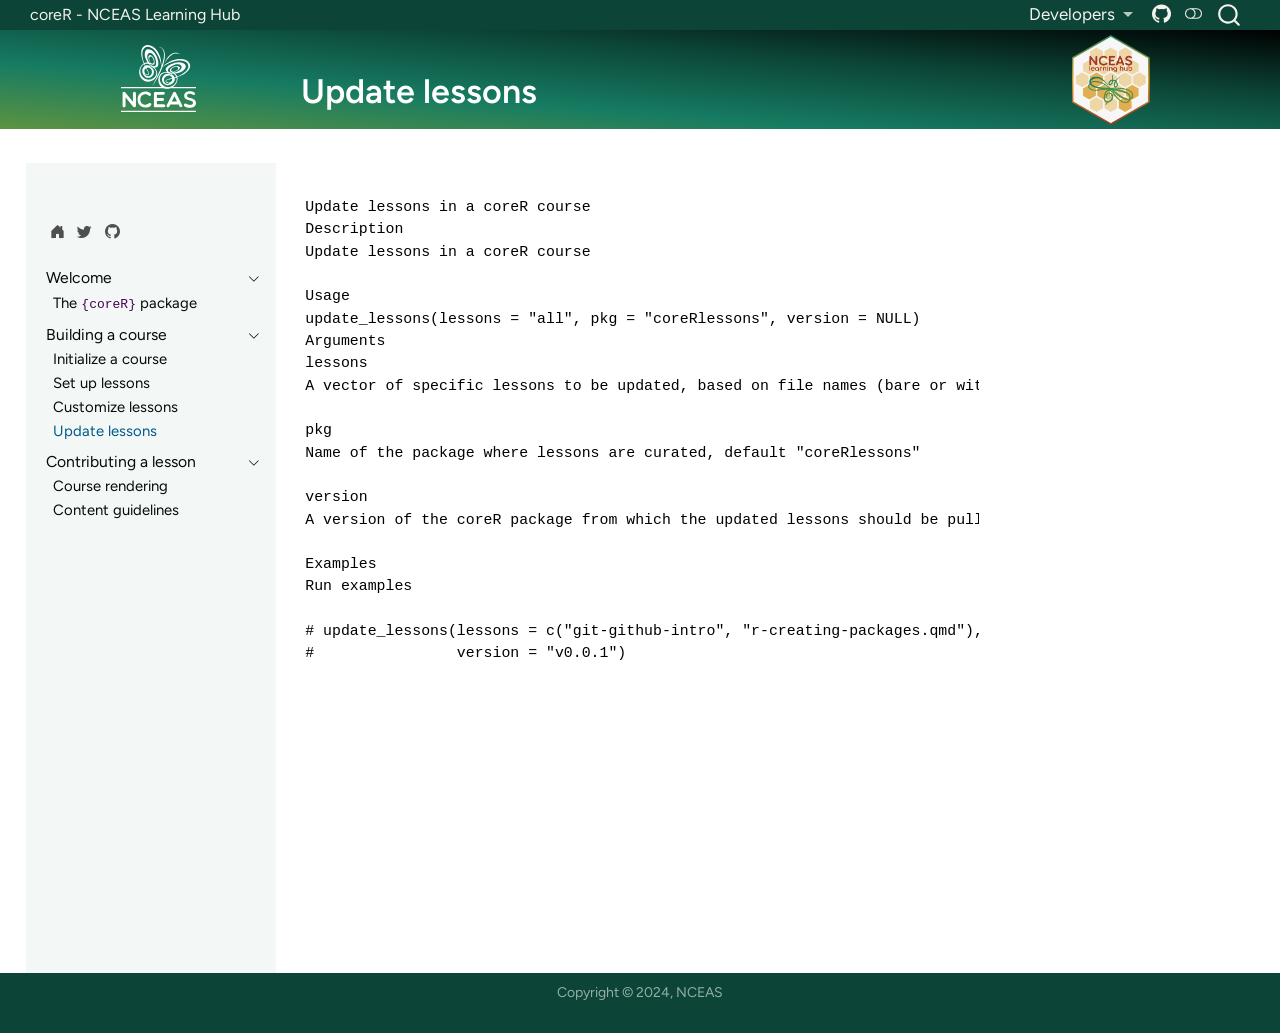
<file: docs/4_update_lessons.html>
<!DOCTYPE html>
<html xmlns="http://www.w3.org/1999/xhtml" lang="en" xml:lang="en"><head>

<meta charset="utf-8">
<meta name="generator" content="quarto-1.6.39">

<meta name="viewport" content="width=device-width, initial-scale=1.0, user-scalable=yes">


<title>Update lessons – coreR - NCEAS Learning Hub</title>
<style>
code{white-space: pre-wrap;}
span.smallcaps{font-variant: small-caps;}
div.columns{display: flex; gap: min(4vw, 1.5em);}
div.column{flex: auto; overflow-x: auto;}
div.hanging-indent{margin-left: 1.5em; text-indent: -1.5em;}
ul.task-list{list-style: none;}
ul.task-list li input[type="checkbox"] {
  width: 0.8em;
  margin: 0 0.8em 0.2em -1em; /* quarto-specific, see https://github.com/quarto-dev/quarto-cli/issues/4556 */ 
  vertical-align: middle;
}
</style>


<script src="site_libs/quarto-nav/quarto-nav.js"></script>
<script src="site_libs/quarto-nav/headroom.min.js"></script>
<script src="site_libs/clipboard/clipboard.min.js"></script>
<script src="site_libs/quarto-search/autocomplete.umd.js"></script>
<script src="site_libs/quarto-search/fuse.min.js"></script>
<script src="site_libs/quarto-search/quarto-search.js"></script>
<meta name="quarto:offset" content="./">
<link href="site_libs/quarto-contrib/quarto-project/nceas-learning-hub/lh_theme/logo-lh-hex.png" rel="icon" type="image/png">
<script src="site_libs/quarto-html/quarto.js"></script>
<script src="site_libs/quarto-html/popper.min.js"></script>
<script src="site_libs/quarto-html/tippy.umd.min.js"></script>
<script src="site_libs/quarto-html/anchor.min.js"></script>
<link href="site_libs/quarto-html/tippy.css" rel="stylesheet">
<link href="site_libs/quarto-html/quarto-syntax-highlighting-e26003cea8cd680ca0c55a263523d882.css" rel="stylesheet" class="quarto-color-scheme" id="quarto-text-highlighting-styles">
<link href="site_libs/quarto-html/quarto-syntax-highlighting-dark-d166b450ba5a8e9f7a0ab969bf6592c1.css" rel="prefetch" class="quarto-color-scheme quarto-color-alternate" id="quarto-text-highlighting-styles">
<script src="site_libs/bootstrap/bootstrap.min.js"></script>
<link href="site_libs/bootstrap/bootstrap-icons.css" rel="stylesheet">
<link href="site_libs/bootstrap/bootstrap-159dfb78cdfaf5262e614821b20d368a.min.css" rel="stylesheet" append-hash="true" class="quarto-color-scheme" id="quarto-bootstrap" data-mode="light">
<link href="site_libs/bootstrap/bootstrap-dark-a29fb53c8f1a6fb8521beccea97c9b59.min.css" rel="prefetch" append-hash="true" class="quarto-color-scheme quarto-color-alternate" id="quarto-bootstrap" data-mode="dark">
<script id="quarto-search-options" type="application/json">{
  "location": "navbar",
  "copy-button": false,
  "collapse-after": 3,
  "panel-placement": "end",
  "type": "overlay",
  "limit": 50,
  "keyboard-shortcut": [
    "f",
    "/",
    "s"
  ],
  "show-item-context": false,
  "language": {
    "search-no-results-text": "No results",
    "search-matching-documents-text": "matching documents",
    "search-copy-link-title": "Copy link to search",
    "search-hide-matches-text": "Hide additional matches",
    "search-more-match-text": "more match in this document",
    "search-more-matches-text": "more matches in this document",
    "search-clear-button-title": "Clear",
    "search-text-placeholder": "",
    "search-detached-cancel-button-title": "Cancel",
    "search-submit-button-title": "Submit",
    "search-label": "Search"
  }
}</script>
<style>

      .quarto-title-block .quarto-title-banner {
        background: #00000044;
      }
</style>


<link rel="stylesheet" href="site_libs/quarto-contrib/quarto-project/nceas-learning-hub/lh_theme/lh-style.css">
</head>

<body class="nav-sidebar floating nav-fixed">

<div id="quarto-search-results"></div>
  <header id="quarto-header" class="headroom fixed-top quarto-banner">
    <nav class="navbar navbar-expand-lg " data-bs-theme="dark">
      <div class="navbar-container container-fluid">
      <div class="navbar-brand-container mx-auto">
    <a class="navbar-brand" href="./index.html">
    <span class="navbar-title">coreR - NCEAS Learning Hub</span>
    </a>
  </div>
            <div id="quarto-search" class="" title="Search"></div>
          <button class="navbar-toggler" type="button" data-bs-toggle="collapse" data-bs-target="#navbarCollapse" aria-controls="navbarCollapse" role="menu" aria-expanded="false" aria-label="Toggle navigation" onclick="if (window.quartoToggleHeadroom) { window.quartoToggleHeadroom(); }">
  <span class="navbar-toggler-icon"></span>
</button>
          <div class="collapse navbar-collapse" id="navbarCollapse">
            <ul class="navbar-nav navbar-nav-scroll ms-auto">
  <li class="nav-item dropdown ">
    <a class="nav-link dropdown-toggle" href="#" id="nav-menu-developers" role="link" data-bs-toggle="dropdown" aria-expanded="false">
 <span class="menu-text">Developers</span>
    </a>
    <ul class="dropdown-menu dropdown-menu-end" aria-labelledby="nav-menu-developers">    
        <li>
    <a class="dropdown-item" href="https://www.oharascience.com/">
 <span class="dropdown-text">Casey O’Hara</span></a>
  </li>  
    </ul>
  </li>
  <li class="nav-item compact">
    <a class="nav-link" href="https://github.com/nceas-learning-hub/coreR"> <i class="bi bi-github" role="img" aria-label="GitHub">
</i> 
<span class="menu-text"></span></a>
  </li>  
</ul>
          </div> <!-- /navcollapse -->
            <div class="quarto-navbar-tools">
  <a href="" class="quarto-color-scheme-toggle quarto-navigation-tool  px-1" onclick="window.quartoToggleColorScheme(); return false;" title="Toggle dark mode"><i class="bi"></i></a>
</div>
      </div> <!-- /container-fluid -->
    </nav>
  <nav class="quarto-secondary-nav">
    <div class="container-fluid d-flex">
      <button type="button" class="quarto-btn-toggle btn" data-bs-toggle="collapse" role="button" data-bs-target=".quarto-sidebar-collapse-item" aria-controls="quarto-sidebar" aria-expanded="false" aria-label="Toggle sidebar navigation" onclick="if (window.quartoToggleHeadroom) { window.quartoToggleHeadroom(); }">
        <i class="bi bi-layout-text-sidebar-reverse"></i>
      </button>
        <a class="flex-grow-1 no-decor" role="navigation" data-bs-toggle="collapse" data-bs-target=".quarto-sidebar-collapse-item" aria-controls="quarto-sidebar" aria-expanded="false" aria-label="Toggle sidebar navigation" onclick="if (window.quartoToggleHeadroom) { window.quartoToggleHeadroom(); }">      
          <h1 class="quarto-secondary-nav-title">Update lessons</h1>
        </a>     
      <button type="button" class="btn quarto-search-button" aria-label="Search" onclick="window.quartoOpenSearch();">
        <i class="bi bi-search"></i>
      </button>
    </div>
  </nav>
</header>
<!-- content -->
<header id="title-block-header" class="quarto-title-block default page-columns page-full">
  <div class="quarto-title-banner page-columns page-full">
    <div class="quarto-title column-body">
      <h1 class="title d-none d-lg-block">Update lessons</h1>
                      </div>
  </div>
    
  
  <div class="quarto-title-meta">

      
    
      
    </div>
    
  
  </header><div id="quarto-content" class="quarto-container page-columns page-rows-contents page-layout-article page-navbar">
<!-- sidebar -->
  <nav id="quarto-sidebar" class="sidebar collapse collapse-horizontal quarto-sidebar-collapse-item sidebar-navigation floating overflow-auto">
        <div class="mt-2 flex-shrink-0 align-items-center">
        <div class="sidebar-search">
        <div id="quarto-search" class="" title="Search"></div>
        </div>
        </div>
        <div class="sidebar-tools-collapse tools-wide">
    <a href="https://www.nceas.ucsb.edu/learning-hub" title="" class="quarto-navigation-tool px-1" aria-label=""><i class="bi bi-house-door-fill"></i></a>
    <a href="https://twitter.com/ucsb_nceas" title="" class="quarto-navigation-tool px-1" aria-label=""><i class="bi bi-twitter"></i></a>
    <a href="https://github.com/nceas-learning-hub/coreR_test" title="" class="quarto-navigation-tool px-1" aria-label=""><i class="bi bi-github"></i></a>
</div>
    <div class="sidebar-menu-container"> 
    <ul class="list-unstyled mt-1">
        <li class="sidebar-item sidebar-item-section">
      <div class="sidebar-item-container"> 
            <a class="sidebar-item-text sidebar-link text-start" data-bs-toggle="collapse" data-bs-target="#quarto-sidebar-section-1" role="navigation" aria-expanded="true">
 <span class="menu-text">Welcome</span></a>
          <a class="sidebar-item-toggle text-start" data-bs-toggle="collapse" data-bs-target="#quarto-sidebar-section-1" role="navigation" aria-expanded="true" aria-label="Toggle section">
            <i class="bi bi-chevron-right ms-2"></i>
          </a> 
      </div>
      <ul id="quarto-sidebar-section-1" class="collapse list-unstyled sidebar-section depth1 show">  
          <li class="sidebar-item">
  <div class="sidebar-item-container"> 
  <a href="./index.html" class="sidebar-item-text sidebar-link">
 <span class="menu-text">The <code>{coreR}</code> package</span></a>
  </div>
</li>
      </ul>
  </li>
        <li class="sidebar-item sidebar-item-section">
      <div class="sidebar-item-container"> 
            <a class="sidebar-item-text sidebar-link text-start" data-bs-toggle="collapse" data-bs-target="#quarto-sidebar-section-2" role="navigation" aria-expanded="true">
 <span class="menu-text">Building a course</span></a>
          <a class="sidebar-item-toggle text-start" data-bs-toggle="collapse" data-bs-target="#quarto-sidebar-section-2" role="navigation" aria-expanded="true" aria-label="Toggle section">
            <i class="bi bi-chevron-right ms-2"></i>
          </a> 
      </div>
      <ul id="quarto-sidebar-section-2" class="collapse list-unstyled sidebar-section depth1 show">  
          <li class="sidebar-item">
  <div class="sidebar-item-container"> 
  <a href="./1_init_course.html" class="sidebar-item-text sidebar-link">
 <span class="menu-text">Initialize a course</span></a>
  </div>
</li>
          <li class="sidebar-item">
  <div class="sidebar-item-container"> 
  <a href="./2_setup_lessons.html" class="sidebar-item-text sidebar-link">
 <span class="menu-text">Set up lessons</span></a>
  </div>
</li>
          <li class="sidebar-item">
  <div class="sidebar-item-container"> 
  <a href="./3_custom_lessons.html" class="sidebar-item-text sidebar-link">
 <span class="menu-text">Customize lessons</span></a>
  </div>
</li>
          <li class="sidebar-item">
  <div class="sidebar-item-container"> 
  <a href="./4_update_lessons.html" class="sidebar-item-text sidebar-link active">
 <span class="menu-text">Update lessons</span></a>
  </div>
</li>
      </ul>
  </li>
        <li class="sidebar-item sidebar-item-section">
      <div class="sidebar-item-container"> 
            <a class="sidebar-item-text sidebar-link text-start" data-bs-toggle="collapse" data-bs-target="#quarto-sidebar-section-3" role="navigation" aria-expanded="true">
 <span class="menu-text">Contributing a lesson</span></a>
          <a class="sidebar-item-toggle text-start" data-bs-toggle="collapse" data-bs-target="#quarto-sidebar-section-3" role="navigation" aria-expanded="true" aria-label="Toggle section">
            <i class="bi bi-chevron-right ms-2"></i>
          </a> 
      </div>
      <ul id="quarto-sidebar-section-3" class="collapse list-unstyled sidebar-section depth1 show">  
          <li class="sidebar-item">
  <div class="sidebar-item-container"> 
  <a href="./5_structure_guide.html" class="sidebar-item-text sidebar-link">
 <span class="menu-text">Course rendering</span></a>
  </div>
</li>
          <li class="sidebar-item">
  <div class="sidebar-item-container"> 
  <a href="./6_content_guide.html" class="sidebar-item-text sidebar-link">
 <span class="menu-text">Content guidelines</span></a>
  </div>
</li>
      </ul>
  </li>
    </ul>
    </div>
</nav>
<div id="quarto-sidebar-glass" class="quarto-sidebar-collapse-item" data-bs-toggle="collapse" data-bs-target=".quarto-sidebar-collapse-item"></div>
<!-- margin-sidebar -->
    <div id="quarto-margin-sidebar" class="sidebar margin-sidebar zindex-bottom">
        
    </div>
<!-- main -->
<main class="content quarto-banner-title-block" id="quarto-document-content">





<pre><code>Update lessons in a coreR course
Description
Update lessons in a coreR course

Usage
update_lessons(lessons = "all", pkg = "coreRlessons", version = NULL)
Arguments
lessons 
A vector of specific lessons to be updated, based on file names (bare or with .qmd extension). If lesson names don't match lessons in the source book, an error will be returned. The default all will update all available lessons, i.e., those whose lesson names match those in the source book. Customized lessons, whose names do not match those in the source book, will not be updated, even with version = 'all'.

pkg 
Name of the package where lessons are curated, default "coreRlessons"

version 
A version of the coreR package from which the updated lessons should be pulled. version can be given as a commit hash, a tag, a version, or a date.

Examples
Run examples

# update_lessons(lessons = c("git-github-intro", "r-creating-packages.qmd"),
#                version = "v0.0.1")</code></pre>



</main> <!-- /main -->
<script id="quarto-html-after-body" type="application/javascript">
window.document.addEventListener("DOMContentLoaded", function (event) {
  const toggleBodyColorMode = (bsSheetEl) => {
    const mode = bsSheetEl.getAttribute("data-mode");
    const bodyEl = window.document.querySelector("body");
    if (mode === "dark") {
      bodyEl.classList.add("quarto-dark");
      bodyEl.classList.remove("quarto-light");
    } else {
      bodyEl.classList.add("quarto-light");
      bodyEl.classList.remove("quarto-dark");
    }
  }
  const toggleBodyColorPrimary = () => {
    const bsSheetEl = window.document.querySelector("link#quarto-bootstrap");
    if (bsSheetEl) {
      toggleBodyColorMode(bsSheetEl);
    }
  }
  toggleBodyColorPrimary();  
  const disableStylesheet = (stylesheets) => {
    for (let i=0; i < stylesheets.length; i++) {
      const stylesheet = stylesheets[i];
      stylesheet.rel = 'prefetch';
    }
  }
  const enableStylesheet = (stylesheets) => {
    for (let i=0; i < stylesheets.length; i++) {
      const stylesheet = stylesheets[i];
      stylesheet.rel = 'stylesheet';
    }
  }
  const manageTransitions = (selector, allowTransitions) => {
    const els = window.document.querySelectorAll(selector);
    for (let i=0; i < els.length; i++) {
      const el = els[i];
      if (allowTransitions) {
        el.classList.remove('notransition');
      } else {
        el.classList.add('notransition');
      }
    }
  }
  const toggleGiscusIfUsed = (isAlternate, darkModeDefault) => {
    const baseTheme = document.querySelector('#giscus-base-theme')?.value ?? 'light';
    const alternateTheme = document.querySelector('#giscus-alt-theme')?.value ?? 'dark';
    let newTheme = '';
    if(darkModeDefault) {
      newTheme = isAlternate ? baseTheme : alternateTheme;
    } else {
      newTheme = isAlternate ? alternateTheme : baseTheme;
    }
    const changeGiscusTheme = () => {
      // From: https://github.com/giscus/giscus/issues/336
      const sendMessage = (message) => {
        const iframe = document.querySelector('iframe.giscus-frame');
        if (!iframe) return;
        iframe.contentWindow.postMessage({ giscus: message }, 'https://giscus.app');
      }
      sendMessage({
        setConfig: {
          theme: newTheme
        }
      });
    }
    const isGiscussLoaded = window.document.querySelector('iframe.giscus-frame') !== null;
    if (isGiscussLoaded) {
      changeGiscusTheme();
    }
  }
  const toggleColorMode = (alternate) => {
    // Switch the stylesheets
    const alternateStylesheets = window.document.querySelectorAll('link.quarto-color-scheme.quarto-color-alternate');
    manageTransitions('#quarto-margin-sidebar .nav-link', false);
    if (alternate) {
      enableStylesheet(alternateStylesheets);
      for (const sheetNode of alternateStylesheets) {
        if (sheetNode.id === "quarto-bootstrap") {
          toggleBodyColorMode(sheetNode);
        }
      }
    } else {
      disableStylesheet(alternateStylesheets);
      toggleBodyColorPrimary();
    }
    manageTransitions('#quarto-margin-sidebar .nav-link', true);
    // Switch the toggles
    const toggles = window.document.querySelectorAll('.quarto-color-scheme-toggle');
    for (let i=0; i < toggles.length; i++) {
      const toggle = toggles[i];
      if (toggle) {
        if (alternate) {
          toggle.classList.add("alternate");     
        } else {
          toggle.classList.remove("alternate");
        }
      }
    }
    // Hack to workaround the fact that safari doesn't
    // properly recolor the scrollbar when toggling (#1455)
    if (navigator.userAgent.indexOf('Safari') > 0 && navigator.userAgent.indexOf('Chrome') == -1) {
      manageTransitions("body", false);
      window.scrollTo(0, 1);
      setTimeout(() => {
        window.scrollTo(0, 0);
        manageTransitions("body", true);
      }, 40);  
    }
  }
  const isFileUrl = () => { 
    return window.location.protocol === 'file:';
  }
  const hasAlternateSentinel = () => {  
    let styleSentinel = getColorSchemeSentinel();
    if (styleSentinel !== null) {
      return styleSentinel === "alternate";
    } else {
      return false;
    }
  }
  const setStyleSentinel = (alternate) => {
    const value = alternate ? "alternate" : "default";
    if (!isFileUrl()) {
      window.localStorage.setItem("quarto-color-scheme", value);
    } else {
      localAlternateSentinel = value;
    }
  }
  const getColorSchemeSentinel = () => {
    if (!isFileUrl()) {
      const storageValue = window.localStorage.getItem("quarto-color-scheme");
      return storageValue != null ? storageValue : localAlternateSentinel;
    } else {
      return localAlternateSentinel;
    }
  }
  const darkModeDefault = false;
  let localAlternateSentinel = darkModeDefault ? 'alternate' : 'default';
  // Dark / light mode switch
  window.quartoToggleColorScheme = () => {
    // Read the current dark / light value 
    let toAlternate = !hasAlternateSentinel();
    toggleColorMode(toAlternate);
    setStyleSentinel(toAlternate);
    toggleGiscusIfUsed(toAlternate, darkModeDefault);
  };
  // Ensure there is a toggle, if there isn't float one in the top right
  if (window.document.querySelector('.quarto-color-scheme-toggle') === null) {
    const a = window.document.createElement('a');
    a.classList.add('top-right');
    a.classList.add('quarto-color-scheme-toggle');
    a.href = "";
    a.onclick = function() { try { window.quartoToggleColorScheme(); } catch {} return false; };
    const i = window.document.createElement("i");
    i.classList.add('bi');
    a.appendChild(i);
    window.document.body.appendChild(a);
  }
  // Switch to dark mode if need be
  if (hasAlternateSentinel()) {
    toggleColorMode(true);
  } else {
    toggleColorMode(false);
  }
  const icon = "";
  const anchorJS = new window.AnchorJS();
  anchorJS.options = {
    placement: 'right',
    icon: icon
  };
  anchorJS.add('.anchored');
  const isCodeAnnotation = (el) => {
    for (const clz of el.classList) {
      if (clz.startsWith('code-annotation-')) {                     
        return true;
      }
    }
    return false;
  }
  const onCopySuccess = function(e) {
    // button target
    const button = e.trigger;
    // don't keep focus
    button.blur();
    // flash "checked"
    button.classList.add('code-copy-button-checked');
    var currentTitle = button.getAttribute("title");
    button.setAttribute("title", "Copied!");
    let tooltip;
    if (window.bootstrap) {
      button.setAttribute("data-bs-toggle", "tooltip");
      button.setAttribute("data-bs-placement", "left");
      button.setAttribute("data-bs-title", "Copied!");
      tooltip = new bootstrap.Tooltip(button, 
        { trigger: "manual", 
          customClass: "code-copy-button-tooltip",
          offset: [0, -8]});
      tooltip.show();    
    }
    setTimeout(function() {
      if (tooltip) {
        tooltip.hide();
        button.removeAttribute("data-bs-title");
        button.removeAttribute("data-bs-toggle");
        button.removeAttribute("data-bs-placement");
      }
      button.setAttribute("title", currentTitle);
      button.classList.remove('code-copy-button-checked');
    }, 1000);
    // clear code selection
    e.clearSelection();
  }
  const getTextToCopy = function(trigger) {
      const codeEl = trigger.previousElementSibling.cloneNode(true);
      for (const childEl of codeEl.children) {
        if (isCodeAnnotation(childEl)) {
          childEl.remove();
        }
      }
      return codeEl.innerText;
  }
  const clipboard = new window.ClipboardJS('.code-copy-button:not([data-in-quarto-modal])', {
    text: getTextToCopy
  });
  clipboard.on('success', onCopySuccess);
  if (window.document.getElementById('quarto-embedded-source-code-modal')) {
    const clipboardModal = new window.ClipboardJS('.code-copy-button[data-in-quarto-modal]', {
      text: getTextToCopy,
      container: window.document.getElementById('quarto-embedded-source-code-modal')
    });
    clipboardModal.on('success', onCopySuccess);
  }
    var localhostRegex = new RegExp(/^(?:http|https):\/\/localhost\:?[0-9]*\//);
    var mailtoRegex = new RegExp(/^mailto:/);
      var filterRegex = new RegExp('/' + window.location.host + '/');
    var isInternal = (href) => {
        return filterRegex.test(href) || localhostRegex.test(href) || mailtoRegex.test(href);
    }
    // Inspect non-navigation links and adorn them if external
 	var links = window.document.querySelectorAll('a[href]:not(.nav-link):not(.navbar-brand):not(.toc-action):not(.sidebar-link):not(.sidebar-item-toggle):not(.pagination-link):not(.no-external):not([aria-hidden]):not(.dropdown-item):not(.quarto-navigation-tool):not(.about-link)');
    for (var i=0; i<links.length; i++) {
      const link = links[i];
      if (!isInternal(link.href)) {
        // undo the damage that might have been done by quarto-nav.js in the case of
        // links that we want to consider external
        if (link.dataset.originalHref !== undefined) {
          link.href = link.dataset.originalHref;
        }
      }
    }
  function tippyHover(el, contentFn, onTriggerFn, onUntriggerFn) {
    const config = {
      allowHTML: true,
      maxWidth: 500,
      delay: 100,
      arrow: false,
      appendTo: function(el) {
          return el.parentElement;
      },
      interactive: true,
      interactiveBorder: 10,
      theme: 'quarto',
      placement: 'bottom-start',
    };
    if (contentFn) {
      config.content = contentFn;
    }
    if (onTriggerFn) {
      config.onTrigger = onTriggerFn;
    }
    if (onUntriggerFn) {
      config.onUntrigger = onUntriggerFn;
    }
    window.tippy(el, config); 
  }
  const noterefs = window.document.querySelectorAll('a[role="doc-noteref"]');
  for (var i=0; i<noterefs.length; i++) {
    const ref = noterefs[i];
    tippyHover(ref, function() {
      // use id or data attribute instead here
      let href = ref.getAttribute('data-footnote-href') || ref.getAttribute('href');
      try { href = new URL(href).hash; } catch {}
      const id = href.replace(/^#\/?/, "");
      const note = window.document.getElementById(id);
      if (note) {
        return note.innerHTML;
      } else {
        return "";
      }
    });
  }
  const xrefs = window.document.querySelectorAll('a.quarto-xref');
  const processXRef = (id, note) => {
    // Strip column container classes
    const stripColumnClz = (el) => {
      el.classList.remove("page-full", "page-columns");
      if (el.children) {
        for (const child of el.children) {
          stripColumnClz(child);
        }
      }
    }
    stripColumnClz(note)
    if (id === null || id.startsWith('sec-')) {
      // Special case sections, only their first couple elements
      const container = document.createElement("div");
      if (note.children && note.children.length > 2) {
        container.appendChild(note.children[0].cloneNode(true));
        for (let i = 1; i < note.children.length; i++) {
          const child = note.children[i];
          if (child.tagName === "P" && child.innerText === "") {
            continue;
          } else {
            container.appendChild(child.cloneNode(true));
            break;
          }
        }
        if (window.Quarto?.typesetMath) {
          window.Quarto.typesetMath(container);
        }
        return container.innerHTML
      } else {
        if (window.Quarto?.typesetMath) {
          window.Quarto.typesetMath(note);
        }
        return note.innerHTML;
      }
    } else {
      // Remove any anchor links if they are present
      const anchorLink = note.querySelector('a.anchorjs-link');
      if (anchorLink) {
        anchorLink.remove();
      }
      if (window.Quarto?.typesetMath) {
        window.Quarto.typesetMath(note);
      }
      if (note.classList.contains("callout")) {
        return note.outerHTML;
      } else {
        return note.innerHTML;
      }
    }
  }
  for (var i=0; i<xrefs.length; i++) {
    const xref = xrefs[i];
    tippyHover(xref, undefined, function(instance) {
      instance.disable();
      let url = xref.getAttribute('href');
      let hash = undefined; 
      if (url.startsWith('#')) {
        hash = url;
      } else {
        try { hash = new URL(url).hash; } catch {}
      }
      if (hash) {
        const id = hash.replace(/^#\/?/, "");
        const note = window.document.getElementById(id);
        if (note !== null) {
          try {
            const html = processXRef(id, note.cloneNode(true));
            instance.setContent(html);
          } finally {
            instance.enable();
            instance.show();
          }
        } else {
          // See if we can fetch this
          fetch(url.split('#')[0])
          .then(res => res.text())
          .then(html => {
            const parser = new DOMParser();
            const htmlDoc = parser.parseFromString(html, "text/html");
            const note = htmlDoc.getElementById(id);
            if (note !== null) {
              const html = processXRef(id, note);
              instance.setContent(html);
            } 
          }).finally(() => {
            instance.enable();
            instance.show();
          });
        }
      } else {
        // See if we can fetch a full url (with no hash to target)
        // This is a special case and we should probably do some content thinning / targeting
        fetch(url)
        .then(res => res.text())
        .then(html => {
          const parser = new DOMParser();
          const htmlDoc = parser.parseFromString(html, "text/html");
          const note = htmlDoc.querySelector('main.content');
          if (note !== null) {
            // This should only happen for chapter cross references
            // (since there is no id in the URL)
            // remove the first header
            if (note.children.length > 0 && note.children[0].tagName === "HEADER") {
              note.children[0].remove();
            }
            const html = processXRef(null, note);
            instance.setContent(html);
          } 
        }).finally(() => {
          instance.enable();
          instance.show();
        });
      }
    }, function(instance) {
    });
  }
      let selectedAnnoteEl;
      const selectorForAnnotation = ( cell, annotation) => {
        let cellAttr = 'data-code-cell="' + cell + '"';
        let lineAttr = 'data-code-annotation="' +  annotation + '"';
        const selector = 'span[' + cellAttr + '][' + lineAttr + ']';
        return selector;
      }
      const selectCodeLines = (annoteEl) => {
        const doc = window.document;
        const targetCell = annoteEl.getAttribute("data-target-cell");
        const targetAnnotation = annoteEl.getAttribute("data-target-annotation");
        const annoteSpan = window.document.querySelector(selectorForAnnotation(targetCell, targetAnnotation));
        const lines = annoteSpan.getAttribute("data-code-lines").split(",");
        const lineIds = lines.map((line) => {
          return targetCell + "-" + line;
        })
        let top = null;
        let height = null;
        let parent = null;
        if (lineIds.length > 0) {
            //compute the position of the single el (top and bottom and make a div)
            const el = window.document.getElementById(lineIds[0]);
            top = el.offsetTop;
            height = el.offsetHeight;
            parent = el.parentElement.parentElement;
          if (lineIds.length > 1) {
            const lastEl = window.document.getElementById(lineIds[lineIds.length - 1]);
            const bottom = lastEl.offsetTop + lastEl.offsetHeight;
            height = bottom - top;
          }
          if (top !== null && height !== null && parent !== null) {
            // cook up a div (if necessary) and position it 
            let div = window.document.getElementById("code-annotation-line-highlight");
            if (div === null) {
              div = window.document.createElement("div");
              div.setAttribute("id", "code-annotation-line-highlight");
              div.style.position = 'absolute';
              parent.appendChild(div);
            }
            div.style.top = top - 2 + "px";
            div.style.height = height + 4 + "px";
            div.style.left = 0;
            let gutterDiv = window.document.getElementById("code-annotation-line-highlight-gutter");
            if (gutterDiv === null) {
              gutterDiv = window.document.createElement("div");
              gutterDiv.setAttribute("id", "code-annotation-line-highlight-gutter");
              gutterDiv.style.position = 'absolute';
              const codeCell = window.document.getElementById(targetCell);
              const gutter = codeCell.querySelector('.code-annotation-gutter');
              gutter.appendChild(gutterDiv);
            }
            gutterDiv.style.top = top - 2 + "px";
            gutterDiv.style.height = height + 4 + "px";
          }
          selectedAnnoteEl = annoteEl;
        }
      };
      const unselectCodeLines = () => {
        const elementsIds = ["code-annotation-line-highlight", "code-annotation-line-highlight-gutter"];
        elementsIds.forEach((elId) => {
          const div = window.document.getElementById(elId);
          if (div) {
            div.remove();
          }
        });
        selectedAnnoteEl = undefined;
      };
        // Handle positioning of the toggle
    window.addEventListener(
      "resize",
      throttle(() => {
        elRect = undefined;
        if (selectedAnnoteEl) {
          selectCodeLines(selectedAnnoteEl);
        }
      }, 10)
    );
    function throttle(fn, ms) {
    let throttle = false;
    let timer;
      return (...args) => {
        if(!throttle) { // first call gets through
            fn.apply(this, args);
            throttle = true;
        } else { // all the others get throttled
            if(timer) clearTimeout(timer); // cancel #2
            timer = setTimeout(() => {
              fn.apply(this, args);
              timer = throttle = false;
            }, ms);
        }
      };
    }
      // Attach click handler to the DT
      const annoteDls = window.document.querySelectorAll('dt[data-target-cell]');
      for (const annoteDlNode of annoteDls) {
        annoteDlNode.addEventListener('click', (event) => {
          const clickedEl = event.target;
          if (clickedEl !== selectedAnnoteEl) {
            unselectCodeLines();
            const activeEl = window.document.querySelector('dt[data-target-cell].code-annotation-active');
            if (activeEl) {
              activeEl.classList.remove('code-annotation-active');
            }
            selectCodeLines(clickedEl);
            clickedEl.classList.add('code-annotation-active');
          } else {
            // Unselect the line
            unselectCodeLines();
            clickedEl.classList.remove('code-annotation-active');
          }
        });
      }
  const findCites = (el) => {
    const parentEl = el.parentElement;
    if (parentEl) {
      const cites = parentEl.dataset.cites;
      if (cites) {
        return {
          el,
          cites: cites.split(' ')
        };
      } else {
        return findCites(el.parentElement)
      }
    } else {
      return undefined;
    }
  };
  var bibliorefs = window.document.querySelectorAll('a[role="doc-biblioref"]');
  for (var i=0; i<bibliorefs.length; i++) {
    const ref = bibliorefs[i];
    const citeInfo = findCites(ref);
    if (citeInfo) {
      tippyHover(citeInfo.el, function() {
        var popup = window.document.createElement('div');
        citeInfo.cites.forEach(function(cite) {
          var citeDiv = window.document.createElement('div');
          citeDiv.classList.add('hanging-indent');
          citeDiv.classList.add('csl-entry');
          var biblioDiv = window.document.getElementById('ref-' + cite);
          if (biblioDiv) {
            citeDiv.innerHTML = biblioDiv.innerHTML;
          }
          popup.appendChild(citeDiv);
        });
        return popup.innerHTML;
      });
    }
  }
});
</script>
</div> <!-- /content -->
<footer class="footer">
  <div class="nav-footer">
    <div class="nav-footer-left">
      &nbsp;
    </div>   
    <div class="nav-footer-center">
<p>Copyright © 2024, NCEAS</p>
</div>
    <div class="nav-footer-right">
      &nbsp;
    </div>
  </div>
</footer>




</body></html>
</file>
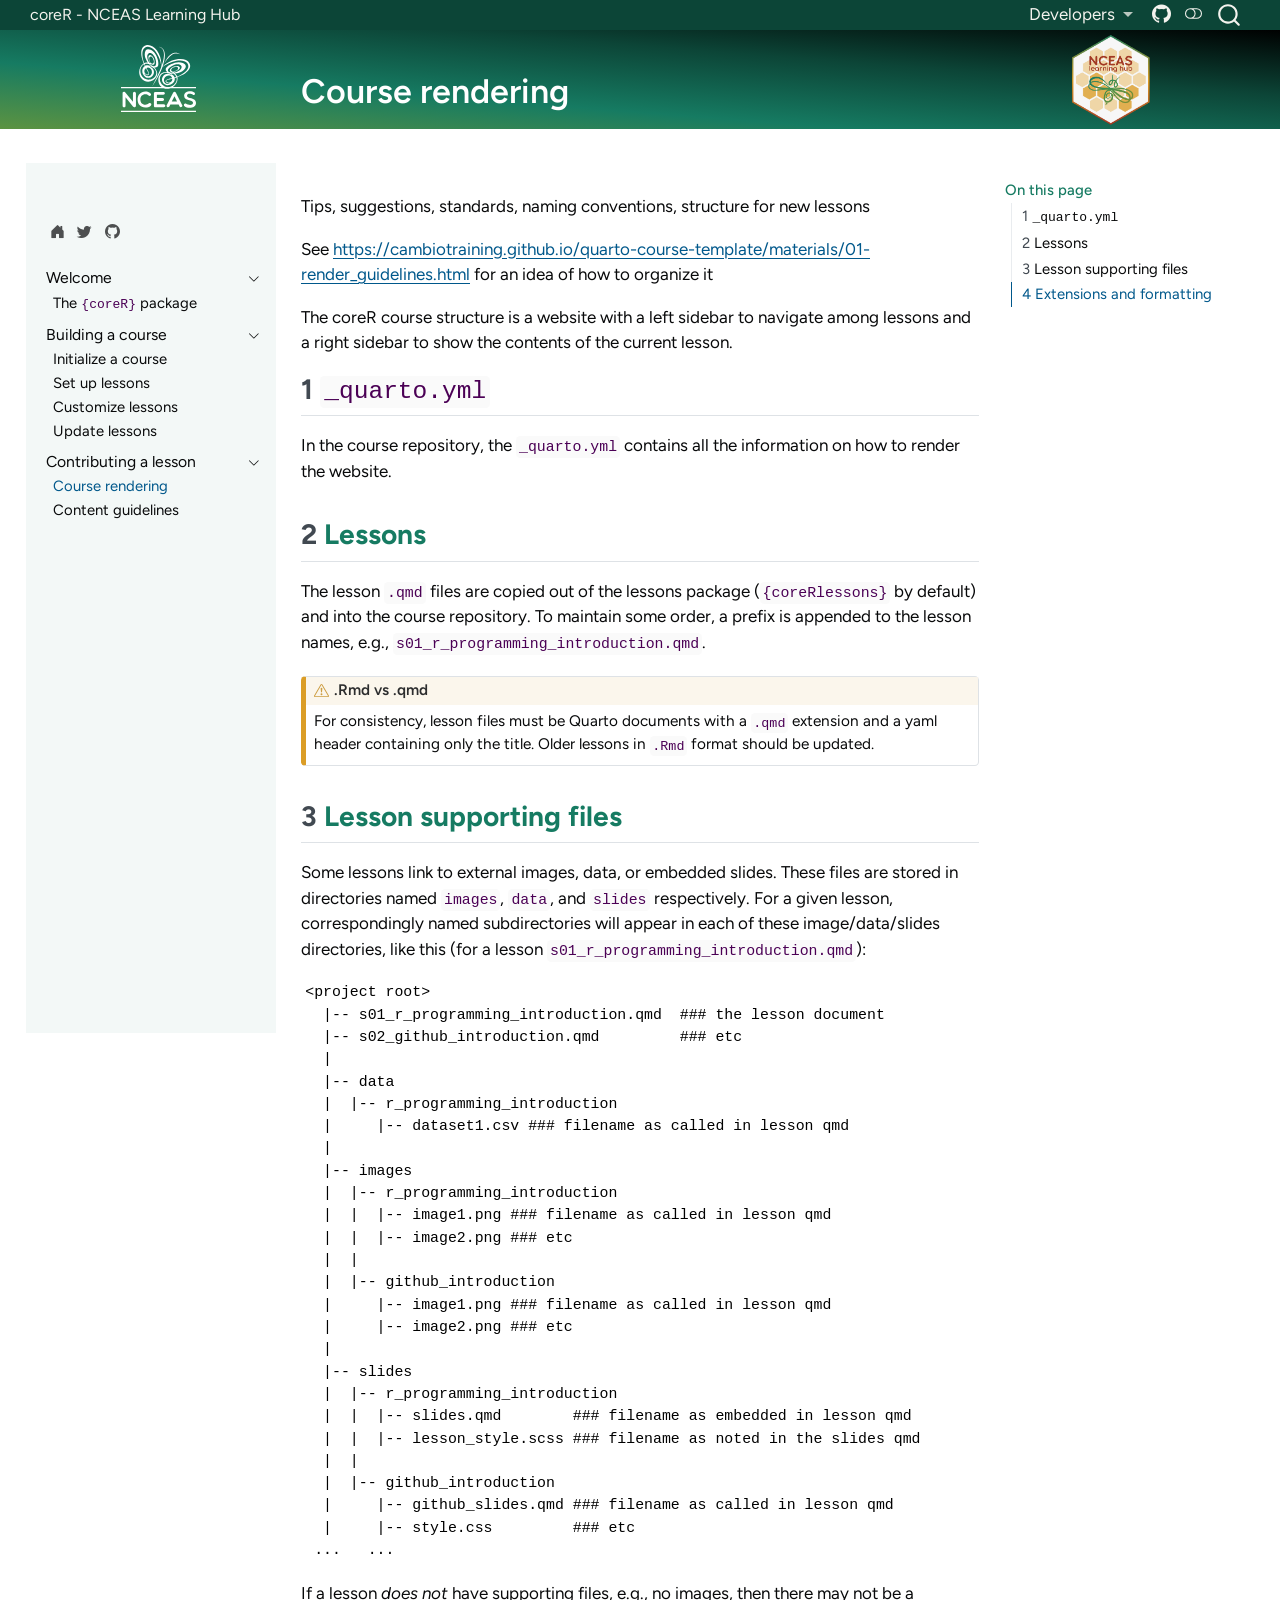
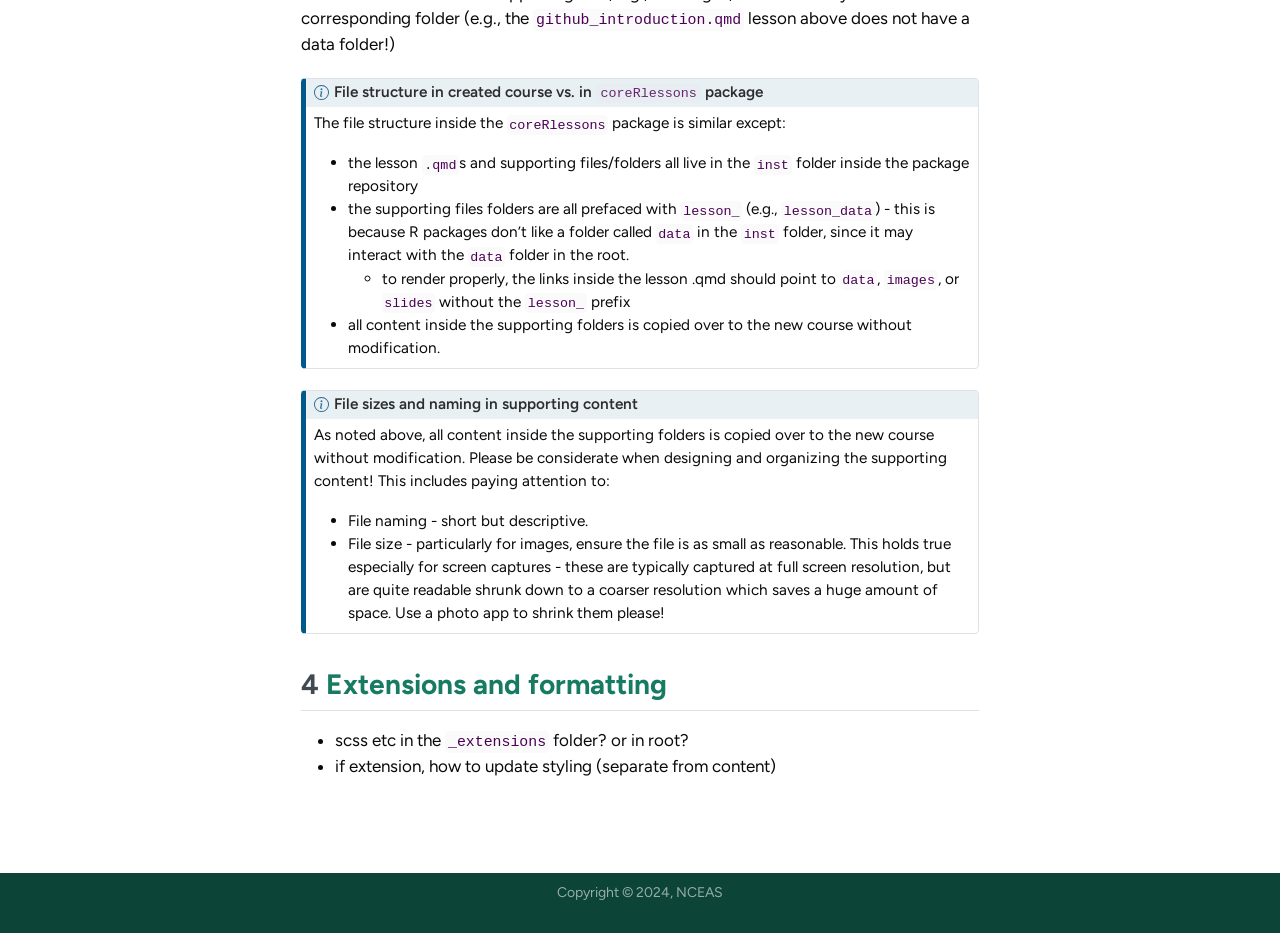
<file: docs/5_structure_guide.html>
<!DOCTYPE html>
<html xmlns="http://www.w3.org/1999/xhtml" lang="en" xml:lang="en"><head>

<meta charset="utf-8">
<meta name="generator" content="quarto-1.6.39">

<meta name="viewport" content="width=device-width, initial-scale=1.0, user-scalable=yes">


<title>Course rendering – coreR - NCEAS Learning Hub</title>
<style>
code{white-space: pre-wrap;}
span.smallcaps{font-variant: small-caps;}
div.columns{display: flex; gap: min(4vw, 1.5em);}
div.column{flex: auto; overflow-x: auto;}
div.hanging-indent{margin-left: 1.5em; text-indent: -1.5em;}
ul.task-list{list-style: none;}
ul.task-list li input[type="checkbox"] {
  width: 0.8em;
  margin: 0 0.8em 0.2em -1em; /* quarto-specific, see https://github.com/quarto-dev/quarto-cli/issues/4556 */ 
  vertical-align: middle;
}
</style>


<script src="site_libs/quarto-nav/quarto-nav.js"></script>
<script src="site_libs/quarto-nav/headroom.min.js"></script>
<script src="site_libs/clipboard/clipboard.min.js"></script>
<script src="site_libs/quarto-search/autocomplete.umd.js"></script>
<script src="site_libs/quarto-search/fuse.min.js"></script>
<script src="site_libs/quarto-search/quarto-search.js"></script>
<meta name="quarto:offset" content="./">
<link href="site_libs/quarto-contrib/quarto-project/nceas-learning-hub/lh_theme/logo-lh-hex.png" rel="icon" type="image/png">
<script src="site_libs/quarto-html/quarto.js"></script>
<script src="site_libs/quarto-html/popper.min.js"></script>
<script src="site_libs/quarto-html/tippy.umd.min.js"></script>
<script src="site_libs/quarto-html/anchor.min.js"></script>
<link href="site_libs/quarto-html/tippy.css" rel="stylesheet">
<link href="site_libs/quarto-html/quarto-syntax-highlighting-e26003cea8cd680ca0c55a263523d882.css" rel="stylesheet" class="quarto-color-scheme" id="quarto-text-highlighting-styles">
<link href="site_libs/quarto-html/quarto-syntax-highlighting-dark-d166b450ba5a8e9f7a0ab969bf6592c1.css" rel="prefetch" class="quarto-color-scheme quarto-color-alternate" id="quarto-text-highlighting-styles">
<script src="site_libs/bootstrap/bootstrap.min.js"></script>
<link href="site_libs/bootstrap/bootstrap-icons.css" rel="stylesheet">
<link href="site_libs/bootstrap/bootstrap-159dfb78cdfaf5262e614821b20d368a.min.css" rel="stylesheet" append-hash="true" class="quarto-color-scheme" id="quarto-bootstrap" data-mode="light">
<link href="site_libs/bootstrap/bootstrap-dark-a29fb53c8f1a6fb8521beccea97c9b59.min.css" rel="prefetch" append-hash="true" class="quarto-color-scheme quarto-color-alternate" id="quarto-bootstrap" data-mode="dark">
<script id="quarto-search-options" type="application/json">{
  "location": "navbar",
  "copy-button": false,
  "collapse-after": 3,
  "panel-placement": "end",
  "type": "overlay",
  "limit": 50,
  "keyboard-shortcut": [
    "f",
    "/",
    "s"
  ],
  "show-item-context": false,
  "language": {
    "search-no-results-text": "No results",
    "search-matching-documents-text": "matching documents",
    "search-copy-link-title": "Copy link to search",
    "search-hide-matches-text": "Hide additional matches",
    "search-more-match-text": "more match in this document",
    "search-more-matches-text": "more matches in this document",
    "search-clear-button-title": "Clear",
    "search-text-placeholder": "",
    "search-detached-cancel-button-title": "Cancel",
    "search-submit-button-title": "Submit",
    "search-label": "Search"
  }
}</script>
<style>

      .quarto-title-block .quarto-title-banner {
        background: #00000044;
      }
</style>


<link rel="stylesheet" href="site_libs/quarto-contrib/quarto-project/nceas-learning-hub/lh_theme/lh-style.css">
</head>

<body class="nav-sidebar floating nav-fixed">

<div id="quarto-search-results"></div>
  <header id="quarto-header" class="headroom fixed-top quarto-banner">
    <nav class="navbar navbar-expand-lg " data-bs-theme="dark">
      <div class="navbar-container container-fluid">
      <div class="navbar-brand-container mx-auto">
    <a class="navbar-brand" href="./index.html">
    <span class="navbar-title">coreR - NCEAS Learning Hub</span>
    </a>
  </div>
            <div id="quarto-search" class="" title="Search"></div>
          <button class="navbar-toggler" type="button" data-bs-toggle="collapse" data-bs-target="#navbarCollapse" aria-controls="navbarCollapse" role="menu" aria-expanded="false" aria-label="Toggle navigation" onclick="if (window.quartoToggleHeadroom) { window.quartoToggleHeadroom(); }">
  <span class="navbar-toggler-icon"></span>
</button>
          <div class="collapse navbar-collapse" id="navbarCollapse">
            <ul class="navbar-nav navbar-nav-scroll ms-auto">
  <li class="nav-item dropdown ">
    <a class="nav-link dropdown-toggle" href="#" id="nav-menu-developers" role="link" data-bs-toggle="dropdown" aria-expanded="false">
 <span class="menu-text">Developers</span>
    </a>
    <ul class="dropdown-menu dropdown-menu-end" aria-labelledby="nav-menu-developers">    
        <li>
    <a class="dropdown-item" href="https://www.oharascience.com/">
 <span class="dropdown-text">Casey O’Hara</span></a>
  </li>  
    </ul>
  </li>
  <li class="nav-item compact">
    <a class="nav-link" href="https://github.com/nceas-learning-hub/coreR"> <i class="bi bi-github" role="img" aria-label="GitHub">
</i> 
<span class="menu-text"></span></a>
  </li>  
</ul>
          </div> <!-- /navcollapse -->
            <div class="quarto-navbar-tools">
  <a href="" class="quarto-color-scheme-toggle quarto-navigation-tool  px-1" onclick="window.quartoToggleColorScheme(); return false;" title="Toggle dark mode"><i class="bi"></i></a>
</div>
      </div> <!-- /container-fluid -->
    </nav>
  <nav class="quarto-secondary-nav">
    <div class="container-fluid d-flex">
      <button type="button" class="quarto-btn-toggle btn" data-bs-toggle="collapse" role="button" data-bs-target=".quarto-sidebar-collapse-item" aria-controls="quarto-sidebar" aria-expanded="false" aria-label="Toggle sidebar navigation" onclick="if (window.quartoToggleHeadroom) { window.quartoToggleHeadroom(); }">
        <i class="bi bi-layout-text-sidebar-reverse"></i>
      </button>
        <a class="flex-grow-1 no-decor" role="navigation" data-bs-toggle="collapse" data-bs-target=".quarto-sidebar-collapse-item" aria-controls="quarto-sidebar" aria-expanded="false" aria-label="Toggle sidebar navigation" onclick="if (window.quartoToggleHeadroom) { window.quartoToggleHeadroom(); }">      
          <h1 class="quarto-secondary-nav-title">Course rendering</h1>
        </a>     
      <button type="button" class="btn quarto-search-button" aria-label="Search" onclick="window.quartoOpenSearch();">
        <i class="bi bi-search"></i>
      </button>
    </div>
  </nav>
</header>
<!-- content -->
<header id="title-block-header" class="quarto-title-block default page-columns page-full">
  <div class="quarto-title-banner page-columns page-full">
    <div class="quarto-title column-body">
      <h1 class="title d-none d-lg-block">Course rendering</h1>
                      </div>
  </div>
    
  
  <div class="quarto-title-meta">

      
    
      
    </div>
    
  
  </header><div id="quarto-content" class="quarto-container page-columns page-rows-contents page-layout-article page-navbar">
<!-- sidebar -->
  <nav id="quarto-sidebar" class="sidebar collapse collapse-horizontal quarto-sidebar-collapse-item sidebar-navigation floating overflow-auto">
        <div class="mt-2 flex-shrink-0 align-items-center">
        <div class="sidebar-search">
        <div id="quarto-search" class="" title="Search"></div>
        </div>
        </div>
        <div class="sidebar-tools-collapse tools-wide">
    <a href="https://www.nceas.ucsb.edu/learning-hub" title="" class="quarto-navigation-tool px-1" aria-label=""><i class="bi bi-house-door-fill"></i></a>
    <a href="https://twitter.com/ucsb_nceas" title="" class="quarto-navigation-tool px-1" aria-label=""><i class="bi bi-twitter"></i></a>
    <a href="https://github.com/nceas-learning-hub/coreR_test" title="" class="quarto-navigation-tool px-1" aria-label=""><i class="bi bi-github"></i></a>
</div>
    <div class="sidebar-menu-container"> 
    <ul class="list-unstyled mt-1">
        <li class="sidebar-item sidebar-item-section">
      <div class="sidebar-item-container"> 
            <a class="sidebar-item-text sidebar-link text-start" data-bs-toggle="collapse" data-bs-target="#quarto-sidebar-section-1" role="navigation" aria-expanded="true">
 <span class="menu-text">Welcome</span></a>
          <a class="sidebar-item-toggle text-start" data-bs-toggle="collapse" data-bs-target="#quarto-sidebar-section-1" role="navigation" aria-expanded="true" aria-label="Toggle section">
            <i class="bi bi-chevron-right ms-2"></i>
          </a> 
      </div>
      <ul id="quarto-sidebar-section-1" class="collapse list-unstyled sidebar-section depth1 show">  
          <li class="sidebar-item">
  <div class="sidebar-item-container"> 
  <a href="./index.html" class="sidebar-item-text sidebar-link">
 <span class="menu-text">The <code>{coreR}</code> package</span></a>
  </div>
</li>
      </ul>
  </li>
        <li class="sidebar-item sidebar-item-section">
      <div class="sidebar-item-container"> 
            <a class="sidebar-item-text sidebar-link text-start" data-bs-toggle="collapse" data-bs-target="#quarto-sidebar-section-2" role="navigation" aria-expanded="true">
 <span class="menu-text">Building a course</span></a>
          <a class="sidebar-item-toggle text-start" data-bs-toggle="collapse" data-bs-target="#quarto-sidebar-section-2" role="navigation" aria-expanded="true" aria-label="Toggle section">
            <i class="bi bi-chevron-right ms-2"></i>
          </a> 
      </div>
      <ul id="quarto-sidebar-section-2" class="collapse list-unstyled sidebar-section depth1 show">  
          <li class="sidebar-item">
  <div class="sidebar-item-container"> 
  <a href="./1_init_course.html" class="sidebar-item-text sidebar-link">
 <span class="menu-text">Initialize a course</span></a>
  </div>
</li>
          <li class="sidebar-item">
  <div class="sidebar-item-container"> 
  <a href="./2_setup_lessons.html" class="sidebar-item-text sidebar-link">
 <span class="menu-text">Set up lessons</span></a>
  </div>
</li>
          <li class="sidebar-item">
  <div class="sidebar-item-container"> 
  <a href="./3_custom_lessons.html" class="sidebar-item-text sidebar-link">
 <span class="menu-text">Customize lessons</span></a>
  </div>
</li>
          <li class="sidebar-item">
  <div class="sidebar-item-container"> 
  <a href="./4_update_lessons.html" class="sidebar-item-text sidebar-link">
 <span class="menu-text">Update lessons</span></a>
  </div>
</li>
      </ul>
  </li>
        <li class="sidebar-item sidebar-item-section">
      <div class="sidebar-item-container"> 
            <a class="sidebar-item-text sidebar-link text-start" data-bs-toggle="collapse" data-bs-target="#quarto-sidebar-section-3" role="navigation" aria-expanded="true">
 <span class="menu-text">Contributing a lesson</span></a>
          <a class="sidebar-item-toggle text-start" data-bs-toggle="collapse" data-bs-target="#quarto-sidebar-section-3" role="navigation" aria-expanded="true" aria-label="Toggle section">
            <i class="bi bi-chevron-right ms-2"></i>
          </a> 
      </div>
      <ul id="quarto-sidebar-section-3" class="collapse list-unstyled sidebar-section depth1 show">  
          <li class="sidebar-item">
  <div class="sidebar-item-container"> 
  <a href="./5_structure_guide.html" class="sidebar-item-text sidebar-link active">
 <span class="menu-text">Course rendering</span></a>
  </div>
</li>
          <li class="sidebar-item">
  <div class="sidebar-item-container"> 
  <a href="./6_content_guide.html" class="sidebar-item-text sidebar-link">
 <span class="menu-text">Content guidelines</span></a>
  </div>
</li>
      </ul>
  </li>
    </ul>
    </div>
</nav>
<div id="quarto-sidebar-glass" class="quarto-sidebar-collapse-item" data-bs-toggle="collapse" data-bs-target=".quarto-sidebar-collapse-item"></div>
<!-- margin-sidebar -->
    <div id="quarto-margin-sidebar" class="sidebar margin-sidebar">
        <nav id="TOC" role="doc-toc" class="toc-active">
    <h2 id="toc-title">On this page</h2>
   
  <ul>
  <li><a href="#quarto.yml" id="toc-quarto.yml" class="nav-link active" data-scroll-target="#quarto.yml"><span class="header-section-number">1</span> <code>_quarto.yml</code></a></li>
  <li><a href="#lessons" id="toc-lessons" class="nav-link" data-scroll-target="#lessons"><span class="header-section-number">2</span> Lessons</a></li>
  <li><a href="#lesson-supporting-files" id="toc-lesson-supporting-files" class="nav-link" data-scroll-target="#lesson-supporting-files"><span class="header-section-number">3</span> Lesson supporting files</a></li>
  <li><a href="#extensions-and-formatting" id="toc-extensions-and-formatting" class="nav-link" data-scroll-target="#extensions-and-formatting"><span class="header-section-number">4</span> Extensions and formatting</a></li>
  </ul>
</nav>
    </div>
<!-- main -->
<main class="content quarto-banner-title-block" id="quarto-document-content">





<p>Tips, suggestions, standards, naming conventions, structure for new lessons</p>
<p>See <a href="https://cambiotraining.github.io/quarto-course-template/materials/01-render_guidelines.html" class="uri">https://cambiotraining.github.io/quarto-course-template/materials/01-render_guidelines.html</a> for an idea of how to organize it</p>
<p>The coreR course structure is a website with a left sidebar to navigate among lessons and a right sidebar to show the contents of the current lesson.</p>
<section id="quarto.yml" class="level2" data-number="1">
<h2 data-number="1" class="anchored" data-anchor-id="quarto.yml"><span class="header-section-number">1</span> <code>_quarto.yml</code></h2>
<p>In the course repository, the <code>_quarto.yml</code> contains all the information on how to render the website.</p>
</section>
<section id="lessons" class="level2" data-number="2">
<h2 data-number="2" class="anchored" data-anchor-id="lessons"><span class="header-section-number">2</span> Lessons</h2>
<p>The lesson <code>.qmd</code> files are copied out of the lessons package (<code>{coreRlessons}</code> by default) and into the course repository. To maintain some order, a prefix is appended to the lesson names, e.g., <code>s01_r_programming_introduction.qmd</code>.</p>
<div class="callout callout-style-default callout-warning callout-titled">
<div class="callout-header d-flex align-content-center">
<div class="callout-icon-container">
<i class="callout-icon"></i>
</div>
<div class="callout-title-container flex-fill">
.Rmd vs .qmd
</div>
</div>
<div class="callout-body-container callout-body">
<p>For consistency, lesson files must be Quarto documents with a <code>.qmd</code> extension and a yaml header containing only the title. Older lessons in <code>.Rmd</code> format should be updated.</p>
</div>
</div>
</section>
<section id="lesson-supporting-files" class="level2" data-number="3">
<h2 data-number="3" class="anchored" data-anchor-id="lesson-supporting-files"><span class="header-section-number">3</span> Lesson supporting files</h2>
<p>Some lessons link to external images, data, or embedded slides. These files are stored in directories named <code>images</code>, <code>data</code>, and <code>slides</code> respectively. For a given lesson, correspondingly named subdirectories will appear in each of these image/data/slides directories, like this (for a lesson <code>s01_r_programming_introduction.qmd</code>):</p>
<pre><code>&lt;project root&gt;
  |-- s01_r_programming_introduction.qmd  ### the lesson document
  |-- s02_github_introduction.qmd         ### etc
  |
  |-- data
  |  |-- r_programming_introduction
  |     |-- dataset1.csv ### filename as called in lesson qmd
  |  
  |-- images
  |  |-- r_programming_introduction
  |  |  |-- image1.png ### filename as called in lesson qmd
  |  |  |-- image2.png ### etc
  |  |
  |  |-- github_introduction
  |     |-- image1.png ### filename as called in lesson qmd
  |     |-- image2.png ### etc
  |
  |-- slides
  |  |-- r_programming_introduction 
  |  |  |-- slides.qmd        ### filename as embedded in lesson qmd
  |  |  |-- lesson_style.scss ### filename as noted in the slides qmd
  |  |
  |  |-- github_introduction
  |     |-- github_slides.qmd ### filename as called in lesson qmd
  |     |-- style.css         ### etc
 ...   ...</code></pre>
<p>If a lesson <em>does not</em> have supporting files, e.g., no images, then there may not be a corresponding folder (e.g., the <code>github_introduction.qmd</code> lesson above does not have a data folder!)</p>
<div class="callout callout-style-default callout-note callout-titled">
<div class="callout-header d-flex align-content-center">
<div class="callout-icon-container">
<i class="callout-icon"></i>
</div>
<div class="callout-title-container flex-fill">
File structure in created course vs.&nbsp;in <code>coreRlessons</code> package
</div>
</div>
<div class="callout-body-container callout-body">
<p>The file structure inside the <code>coreRlessons</code> package is similar except:</p>
<ul>
<li>the lesson <code>.qmd</code>s and supporting files/folders all live in the <code>inst</code> folder inside the package repository</li>
<li>the supporting files folders are all prefaced with <code>lesson_</code> (e.g., <code>lesson_data</code>) - this is because R packages don’t like a folder called <code>data</code> in the <code>inst</code> folder, since it may interact with the <code>data</code> folder in the root.
<ul>
<li>to render properly, the links inside the lesson .qmd should point to <code>data</code>, <code>images</code>, or <code>slides</code> without the <code>lesson_</code> prefix</li>
</ul></li>
<li>all content inside the supporting folders is copied over to the new course without modification.</li>
</ul>
</div>
</div>
<div class="callout callout-style-default callout-note callout-titled">
<div class="callout-header d-flex align-content-center">
<div class="callout-icon-container">
<i class="callout-icon"></i>
</div>
<div class="callout-title-container flex-fill">
File sizes and naming in supporting content
</div>
</div>
<div class="callout-body-container callout-body">
<p>As noted above, all content inside the supporting folders is copied over to the new course without modification. Please be considerate when designing and organizing the supporting content! This includes paying attention to:</p>
<ul>
<li>File naming - short but descriptive.</li>
<li>File size - particularly for images, ensure the file is as small as reasonable. This holds true especially for screen captures - these are typically captured at full screen resolution, but are quite readable shrunk down to a coarser resolution which saves a huge amount of space. Use a photo app to shrink them please!</li>
</ul>
</div>
</div>
</section>
<section id="extensions-and-formatting" class="level2" data-number="4">
<h2 data-number="4" class="anchored" data-anchor-id="extensions-and-formatting"><span class="header-section-number">4</span> Extensions and formatting</h2>
<ul>
<li>scss etc in the <code>_extensions</code> folder? or in root?</li>
<li>if extension, how to update styling (separate from content)</li>
</ul>


</section>

</main> <!-- /main -->
<script id="quarto-html-after-body" type="application/javascript">
window.document.addEventListener("DOMContentLoaded", function (event) {
  const toggleBodyColorMode = (bsSheetEl) => {
    const mode = bsSheetEl.getAttribute("data-mode");
    const bodyEl = window.document.querySelector("body");
    if (mode === "dark") {
      bodyEl.classList.add("quarto-dark");
      bodyEl.classList.remove("quarto-light");
    } else {
      bodyEl.classList.add("quarto-light");
      bodyEl.classList.remove("quarto-dark");
    }
  }
  const toggleBodyColorPrimary = () => {
    const bsSheetEl = window.document.querySelector("link#quarto-bootstrap");
    if (bsSheetEl) {
      toggleBodyColorMode(bsSheetEl);
    }
  }
  toggleBodyColorPrimary();  
  const disableStylesheet = (stylesheets) => {
    for (let i=0; i < stylesheets.length; i++) {
      const stylesheet = stylesheets[i];
      stylesheet.rel = 'prefetch';
    }
  }
  const enableStylesheet = (stylesheets) => {
    for (let i=0; i < stylesheets.length; i++) {
      const stylesheet = stylesheets[i];
      stylesheet.rel = 'stylesheet';
    }
  }
  const manageTransitions = (selector, allowTransitions) => {
    const els = window.document.querySelectorAll(selector);
    for (let i=0; i < els.length; i++) {
      const el = els[i];
      if (allowTransitions) {
        el.classList.remove('notransition');
      } else {
        el.classList.add('notransition');
      }
    }
  }
  const toggleGiscusIfUsed = (isAlternate, darkModeDefault) => {
    const baseTheme = document.querySelector('#giscus-base-theme')?.value ?? 'light';
    const alternateTheme = document.querySelector('#giscus-alt-theme')?.value ?? 'dark';
    let newTheme = '';
    if(darkModeDefault) {
      newTheme = isAlternate ? baseTheme : alternateTheme;
    } else {
      newTheme = isAlternate ? alternateTheme : baseTheme;
    }
    const changeGiscusTheme = () => {
      // From: https://github.com/giscus/giscus/issues/336
      const sendMessage = (message) => {
        const iframe = document.querySelector('iframe.giscus-frame');
        if (!iframe) return;
        iframe.contentWindow.postMessage({ giscus: message }, 'https://giscus.app');
      }
      sendMessage({
        setConfig: {
          theme: newTheme
        }
      });
    }
    const isGiscussLoaded = window.document.querySelector('iframe.giscus-frame') !== null;
    if (isGiscussLoaded) {
      changeGiscusTheme();
    }
  }
  const toggleColorMode = (alternate) => {
    // Switch the stylesheets
    const alternateStylesheets = window.document.querySelectorAll('link.quarto-color-scheme.quarto-color-alternate');
    manageTransitions('#quarto-margin-sidebar .nav-link', false);
    if (alternate) {
      enableStylesheet(alternateStylesheets);
      for (const sheetNode of alternateStylesheets) {
        if (sheetNode.id === "quarto-bootstrap") {
          toggleBodyColorMode(sheetNode);
        }
      }
    } else {
      disableStylesheet(alternateStylesheets);
      toggleBodyColorPrimary();
    }
    manageTransitions('#quarto-margin-sidebar .nav-link', true);
    // Switch the toggles
    const toggles = window.document.querySelectorAll('.quarto-color-scheme-toggle');
    for (let i=0; i < toggles.length; i++) {
      const toggle = toggles[i];
      if (toggle) {
        if (alternate) {
          toggle.classList.add("alternate");     
        } else {
          toggle.classList.remove("alternate");
        }
      }
    }
    // Hack to workaround the fact that safari doesn't
    // properly recolor the scrollbar when toggling (#1455)
    if (navigator.userAgent.indexOf('Safari') > 0 && navigator.userAgent.indexOf('Chrome') == -1) {
      manageTransitions("body", false);
      window.scrollTo(0, 1);
      setTimeout(() => {
        window.scrollTo(0, 0);
        manageTransitions("body", true);
      }, 40);  
    }
  }
  const isFileUrl = () => { 
    return window.location.protocol === 'file:';
  }
  const hasAlternateSentinel = () => {  
    let styleSentinel = getColorSchemeSentinel();
    if (styleSentinel !== null) {
      return styleSentinel === "alternate";
    } else {
      return false;
    }
  }
  const setStyleSentinel = (alternate) => {
    const value = alternate ? "alternate" : "default";
    if (!isFileUrl()) {
      window.localStorage.setItem("quarto-color-scheme", value);
    } else {
      localAlternateSentinel = value;
    }
  }
  const getColorSchemeSentinel = () => {
    if (!isFileUrl()) {
      const storageValue = window.localStorage.getItem("quarto-color-scheme");
      return storageValue != null ? storageValue : localAlternateSentinel;
    } else {
      return localAlternateSentinel;
    }
  }
  const darkModeDefault = false;
  let localAlternateSentinel = darkModeDefault ? 'alternate' : 'default';
  // Dark / light mode switch
  window.quartoToggleColorScheme = () => {
    // Read the current dark / light value 
    let toAlternate = !hasAlternateSentinel();
    toggleColorMode(toAlternate);
    setStyleSentinel(toAlternate);
    toggleGiscusIfUsed(toAlternate, darkModeDefault);
  };
  // Ensure there is a toggle, if there isn't float one in the top right
  if (window.document.querySelector('.quarto-color-scheme-toggle') === null) {
    const a = window.document.createElement('a');
    a.classList.add('top-right');
    a.classList.add('quarto-color-scheme-toggle');
    a.href = "";
    a.onclick = function() { try { window.quartoToggleColorScheme(); } catch {} return false; };
    const i = window.document.createElement("i");
    i.classList.add('bi');
    a.appendChild(i);
    window.document.body.appendChild(a);
  }
  // Switch to dark mode if need be
  if (hasAlternateSentinel()) {
    toggleColorMode(true);
  } else {
    toggleColorMode(false);
  }
  const icon = "";
  const anchorJS = new window.AnchorJS();
  anchorJS.options = {
    placement: 'right',
    icon: icon
  };
  anchorJS.add('.anchored');
  const isCodeAnnotation = (el) => {
    for (const clz of el.classList) {
      if (clz.startsWith('code-annotation-')) {                     
        return true;
      }
    }
    return false;
  }
  const onCopySuccess = function(e) {
    // button target
    const button = e.trigger;
    // don't keep focus
    button.blur();
    // flash "checked"
    button.classList.add('code-copy-button-checked');
    var currentTitle = button.getAttribute("title");
    button.setAttribute("title", "Copied!");
    let tooltip;
    if (window.bootstrap) {
      button.setAttribute("data-bs-toggle", "tooltip");
      button.setAttribute("data-bs-placement", "left");
      button.setAttribute("data-bs-title", "Copied!");
      tooltip = new bootstrap.Tooltip(button, 
        { trigger: "manual", 
          customClass: "code-copy-button-tooltip",
          offset: [0, -8]});
      tooltip.show();    
    }
    setTimeout(function() {
      if (tooltip) {
        tooltip.hide();
        button.removeAttribute("data-bs-title");
        button.removeAttribute("data-bs-toggle");
        button.removeAttribute("data-bs-placement");
      }
      button.setAttribute("title", currentTitle);
      button.classList.remove('code-copy-button-checked');
    }, 1000);
    // clear code selection
    e.clearSelection();
  }
  const getTextToCopy = function(trigger) {
      const codeEl = trigger.previousElementSibling.cloneNode(true);
      for (const childEl of codeEl.children) {
        if (isCodeAnnotation(childEl)) {
          childEl.remove();
        }
      }
      return codeEl.innerText;
  }
  const clipboard = new window.ClipboardJS('.code-copy-button:not([data-in-quarto-modal])', {
    text: getTextToCopy
  });
  clipboard.on('success', onCopySuccess);
  if (window.document.getElementById('quarto-embedded-source-code-modal')) {
    const clipboardModal = new window.ClipboardJS('.code-copy-button[data-in-quarto-modal]', {
      text: getTextToCopy,
      container: window.document.getElementById('quarto-embedded-source-code-modal')
    });
    clipboardModal.on('success', onCopySuccess);
  }
    var localhostRegex = new RegExp(/^(?:http|https):\/\/localhost\:?[0-9]*\//);
    var mailtoRegex = new RegExp(/^mailto:/);
      var filterRegex = new RegExp('/' + window.location.host + '/');
    var isInternal = (href) => {
        return filterRegex.test(href) || localhostRegex.test(href) || mailtoRegex.test(href);
    }
    // Inspect non-navigation links and adorn them if external
 	var links = window.document.querySelectorAll('a[href]:not(.nav-link):not(.navbar-brand):not(.toc-action):not(.sidebar-link):not(.sidebar-item-toggle):not(.pagination-link):not(.no-external):not([aria-hidden]):not(.dropdown-item):not(.quarto-navigation-tool):not(.about-link)');
    for (var i=0; i<links.length; i++) {
      const link = links[i];
      if (!isInternal(link.href)) {
        // undo the damage that might have been done by quarto-nav.js in the case of
        // links that we want to consider external
        if (link.dataset.originalHref !== undefined) {
          link.href = link.dataset.originalHref;
        }
      }
    }
  function tippyHover(el, contentFn, onTriggerFn, onUntriggerFn) {
    const config = {
      allowHTML: true,
      maxWidth: 500,
      delay: 100,
      arrow: false,
      appendTo: function(el) {
          return el.parentElement;
      },
      interactive: true,
      interactiveBorder: 10,
      theme: 'quarto',
      placement: 'bottom-start',
    };
    if (contentFn) {
      config.content = contentFn;
    }
    if (onTriggerFn) {
      config.onTrigger = onTriggerFn;
    }
    if (onUntriggerFn) {
      config.onUntrigger = onUntriggerFn;
    }
    window.tippy(el, config); 
  }
  const noterefs = window.document.querySelectorAll('a[role="doc-noteref"]');
  for (var i=0; i<noterefs.length; i++) {
    const ref = noterefs[i];
    tippyHover(ref, function() {
      // use id or data attribute instead here
      let href = ref.getAttribute('data-footnote-href') || ref.getAttribute('href');
      try { href = new URL(href).hash; } catch {}
      const id = href.replace(/^#\/?/, "");
      const note = window.document.getElementById(id);
      if (note) {
        return note.innerHTML;
      } else {
        return "";
      }
    });
  }
  const xrefs = window.document.querySelectorAll('a.quarto-xref');
  const processXRef = (id, note) => {
    // Strip column container classes
    const stripColumnClz = (el) => {
      el.classList.remove("page-full", "page-columns");
      if (el.children) {
        for (const child of el.children) {
          stripColumnClz(child);
        }
      }
    }
    stripColumnClz(note)
    if (id === null || id.startsWith('sec-')) {
      // Special case sections, only their first couple elements
      const container = document.createElement("div");
      if (note.children && note.children.length > 2) {
        container.appendChild(note.children[0].cloneNode(true));
        for (let i = 1; i < note.children.length; i++) {
          const child = note.children[i];
          if (child.tagName === "P" && child.innerText === "") {
            continue;
          } else {
            container.appendChild(child.cloneNode(true));
            break;
          }
        }
        if (window.Quarto?.typesetMath) {
          window.Quarto.typesetMath(container);
        }
        return container.innerHTML
      } else {
        if (window.Quarto?.typesetMath) {
          window.Quarto.typesetMath(note);
        }
        return note.innerHTML;
      }
    } else {
      // Remove any anchor links if they are present
      const anchorLink = note.querySelector('a.anchorjs-link');
      if (anchorLink) {
        anchorLink.remove();
      }
      if (window.Quarto?.typesetMath) {
        window.Quarto.typesetMath(note);
      }
      if (note.classList.contains("callout")) {
        return note.outerHTML;
      } else {
        return note.innerHTML;
      }
    }
  }
  for (var i=0; i<xrefs.length; i++) {
    const xref = xrefs[i];
    tippyHover(xref, undefined, function(instance) {
      instance.disable();
      let url = xref.getAttribute('href');
      let hash = undefined; 
      if (url.startsWith('#')) {
        hash = url;
      } else {
        try { hash = new URL(url).hash; } catch {}
      }
      if (hash) {
        const id = hash.replace(/^#\/?/, "");
        const note = window.document.getElementById(id);
        if (note !== null) {
          try {
            const html = processXRef(id, note.cloneNode(true));
            instance.setContent(html);
          } finally {
            instance.enable();
            instance.show();
          }
        } else {
          // See if we can fetch this
          fetch(url.split('#')[0])
          .then(res => res.text())
          .then(html => {
            const parser = new DOMParser();
            const htmlDoc = parser.parseFromString(html, "text/html");
            const note = htmlDoc.getElementById(id);
            if (note !== null) {
              const html = processXRef(id, note);
              instance.setContent(html);
            } 
          }).finally(() => {
            instance.enable();
            instance.show();
          });
        }
      } else {
        // See if we can fetch a full url (with no hash to target)
        // This is a special case and we should probably do some content thinning / targeting
        fetch(url)
        .then(res => res.text())
        .then(html => {
          const parser = new DOMParser();
          const htmlDoc = parser.parseFromString(html, "text/html");
          const note = htmlDoc.querySelector('main.content');
          if (note !== null) {
            // This should only happen for chapter cross references
            // (since there is no id in the URL)
            // remove the first header
            if (note.children.length > 0 && note.children[0].tagName === "HEADER") {
              note.children[0].remove();
            }
            const html = processXRef(null, note);
            instance.setContent(html);
          } 
        }).finally(() => {
          instance.enable();
          instance.show();
        });
      }
    }, function(instance) {
    });
  }
      let selectedAnnoteEl;
      const selectorForAnnotation = ( cell, annotation) => {
        let cellAttr = 'data-code-cell="' + cell + '"';
        let lineAttr = 'data-code-annotation="' +  annotation + '"';
        const selector = 'span[' + cellAttr + '][' + lineAttr + ']';
        return selector;
      }
      const selectCodeLines = (annoteEl) => {
        const doc = window.document;
        const targetCell = annoteEl.getAttribute("data-target-cell");
        const targetAnnotation = annoteEl.getAttribute("data-target-annotation");
        const annoteSpan = window.document.querySelector(selectorForAnnotation(targetCell, targetAnnotation));
        const lines = annoteSpan.getAttribute("data-code-lines").split(",");
        const lineIds = lines.map((line) => {
          return targetCell + "-" + line;
        })
        let top = null;
        let height = null;
        let parent = null;
        if (lineIds.length > 0) {
            //compute the position of the single el (top and bottom and make a div)
            const el = window.document.getElementById(lineIds[0]);
            top = el.offsetTop;
            height = el.offsetHeight;
            parent = el.parentElement.parentElement;
          if (lineIds.length > 1) {
            const lastEl = window.document.getElementById(lineIds[lineIds.length - 1]);
            const bottom = lastEl.offsetTop + lastEl.offsetHeight;
            height = bottom - top;
          }
          if (top !== null && height !== null && parent !== null) {
            // cook up a div (if necessary) and position it 
            let div = window.document.getElementById("code-annotation-line-highlight");
            if (div === null) {
              div = window.document.createElement("div");
              div.setAttribute("id", "code-annotation-line-highlight");
              div.style.position = 'absolute';
              parent.appendChild(div);
            }
            div.style.top = top - 2 + "px";
            div.style.height = height + 4 + "px";
            div.style.left = 0;
            let gutterDiv = window.document.getElementById("code-annotation-line-highlight-gutter");
            if (gutterDiv === null) {
              gutterDiv = window.document.createElement("div");
              gutterDiv.setAttribute("id", "code-annotation-line-highlight-gutter");
              gutterDiv.style.position = 'absolute';
              const codeCell = window.document.getElementById(targetCell);
              const gutter = codeCell.querySelector('.code-annotation-gutter');
              gutter.appendChild(gutterDiv);
            }
            gutterDiv.style.top = top - 2 + "px";
            gutterDiv.style.height = height + 4 + "px";
          }
          selectedAnnoteEl = annoteEl;
        }
      };
      const unselectCodeLines = () => {
        const elementsIds = ["code-annotation-line-highlight", "code-annotation-line-highlight-gutter"];
        elementsIds.forEach((elId) => {
          const div = window.document.getElementById(elId);
          if (div) {
            div.remove();
          }
        });
        selectedAnnoteEl = undefined;
      };
        // Handle positioning of the toggle
    window.addEventListener(
      "resize",
      throttle(() => {
        elRect = undefined;
        if (selectedAnnoteEl) {
          selectCodeLines(selectedAnnoteEl);
        }
      }, 10)
    );
    function throttle(fn, ms) {
    let throttle = false;
    let timer;
      return (...args) => {
        if(!throttle) { // first call gets through
            fn.apply(this, args);
            throttle = true;
        } else { // all the others get throttled
            if(timer) clearTimeout(timer); // cancel #2
            timer = setTimeout(() => {
              fn.apply(this, args);
              timer = throttle = false;
            }, ms);
        }
      };
    }
      // Attach click handler to the DT
      const annoteDls = window.document.querySelectorAll('dt[data-target-cell]');
      for (const annoteDlNode of annoteDls) {
        annoteDlNode.addEventListener('click', (event) => {
          const clickedEl = event.target;
          if (clickedEl !== selectedAnnoteEl) {
            unselectCodeLines();
            const activeEl = window.document.querySelector('dt[data-target-cell].code-annotation-active');
            if (activeEl) {
              activeEl.classList.remove('code-annotation-active');
            }
            selectCodeLines(clickedEl);
            clickedEl.classList.add('code-annotation-active');
          } else {
            // Unselect the line
            unselectCodeLines();
            clickedEl.classList.remove('code-annotation-active');
          }
        });
      }
  const findCites = (el) => {
    const parentEl = el.parentElement;
    if (parentEl) {
      const cites = parentEl.dataset.cites;
      if (cites) {
        return {
          el,
          cites: cites.split(' ')
        };
      } else {
        return findCites(el.parentElement)
      }
    } else {
      return undefined;
    }
  };
  var bibliorefs = window.document.querySelectorAll('a[role="doc-biblioref"]');
  for (var i=0; i<bibliorefs.length; i++) {
    const ref = bibliorefs[i];
    const citeInfo = findCites(ref);
    if (citeInfo) {
      tippyHover(citeInfo.el, function() {
        var popup = window.document.createElement('div');
        citeInfo.cites.forEach(function(cite) {
          var citeDiv = window.document.createElement('div');
          citeDiv.classList.add('hanging-indent');
          citeDiv.classList.add('csl-entry');
          var biblioDiv = window.document.getElementById('ref-' + cite);
          if (biblioDiv) {
            citeDiv.innerHTML = biblioDiv.innerHTML;
          }
          popup.appendChild(citeDiv);
        });
        return popup.innerHTML;
      });
    }
  }
});
</script>
</div> <!-- /content -->
<footer class="footer">
  <div class="nav-footer">
    <div class="nav-footer-left">
      &nbsp;
    </div>   
    <div class="nav-footer-center">
<p>Copyright © 2024, NCEAS</p>
</div>
    <div class="nav-footer-right">
      &nbsp;
    </div>
  </div>
</footer>




</body></html>
</file>
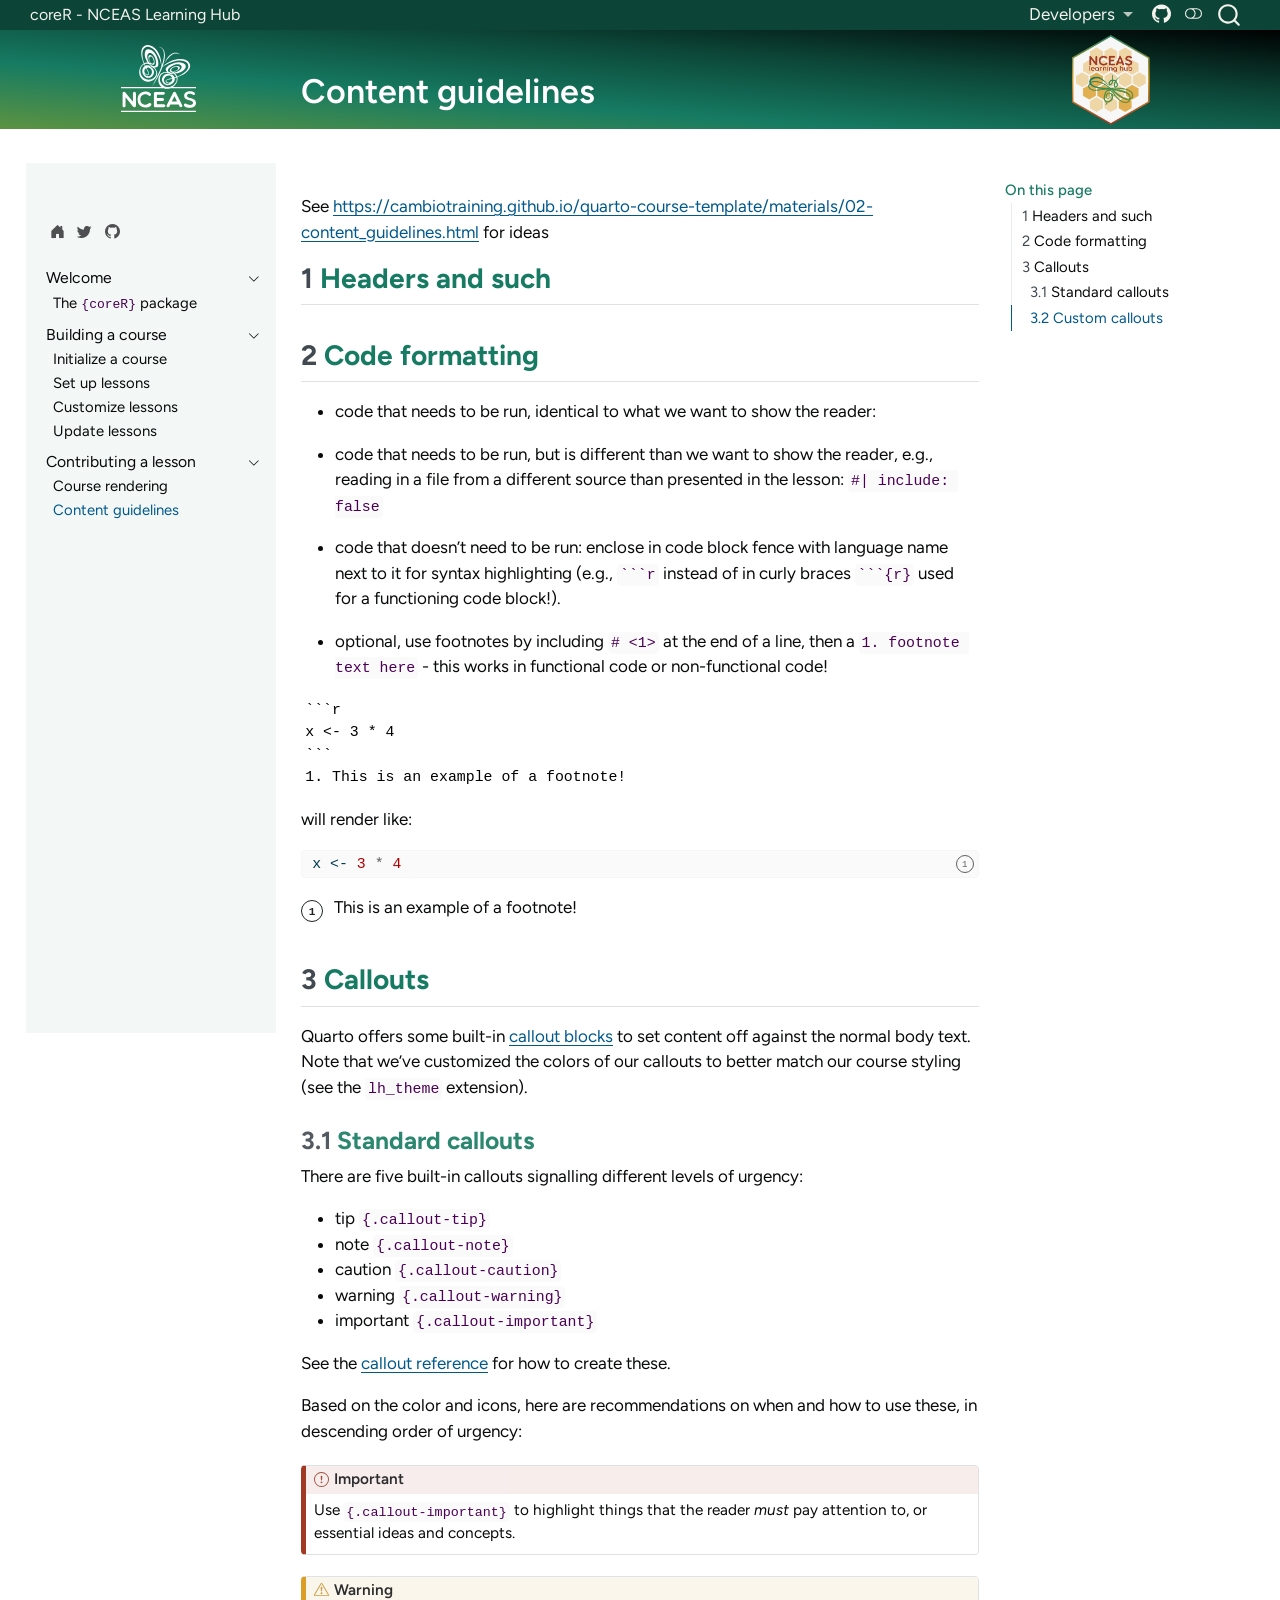
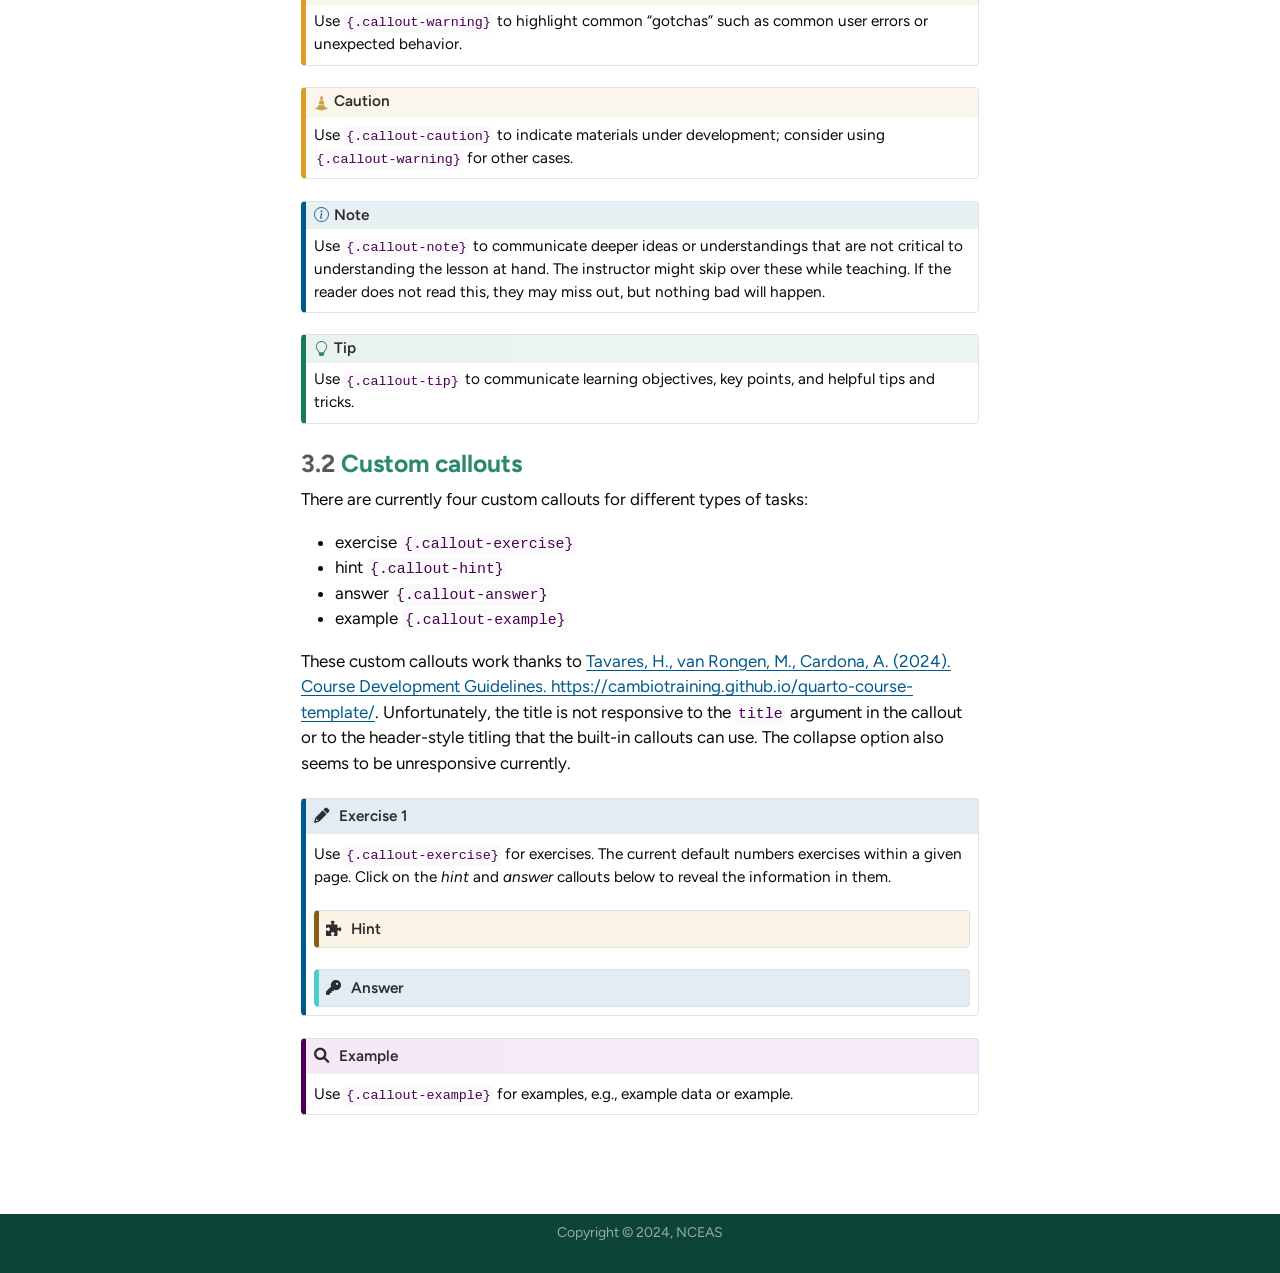
<file: docs/6_content_guide.html>
<!DOCTYPE html>
<html xmlns="http://www.w3.org/1999/xhtml" lang="en" xml:lang="en"><head>

<meta charset="utf-8">
<meta name="generator" content="quarto-1.6.39">

<meta name="viewport" content="width=device-width, initial-scale=1.0, user-scalable=yes">


<title>Content guidelines – coreR - NCEAS Learning Hub</title>
<style>
code{white-space: pre-wrap;}
span.smallcaps{font-variant: small-caps;}
div.columns{display: flex; gap: min(4vw, 1.5em);}
div.column{flex: auto; overflow-x: auto;}
div.hanging-indent{margin-left: 1.5em; text-indent: -1.5em;}
ul.task-list{list-style: none;}
ul.task-list li input[type="checkbox"] {
  width: 0.8em;
  margin: 0 0.8em 0.2em -1em; /* quarto-specific, see https://github.com/quarto-dev/quarto-cli/issues/4556 */ 
  vertical-align: middle;
}
/* CSS for syntax highlighting */
pre > code.sourceCode { white-space: pre; position: relative; }
pre > code.sourceCode > span { line-height: 1.25; }
pre > code.sourceCode > span:empty { height: 1.2em; }
.sourceCode { overflow: visible; }
code.sourceCode > span { color: inherit; text-decoration: inherit; }
div.sourceCode { margin: 1em 0; }
pre.sourceCode { margin: 0; }
@media screen {
div.sourceCode { overflow: auto; }
}
@media print {
pre > code.sourceCode { white-space: pre-wrap; }
pre > code.sourceCode > span { display: inline-block; text-indent: -5em; padding-left: 5em; }
}
pre.numberSource code
  { counter-reset: source-line 0; }
pre.numberSource code > span
  { position: relative; left: -4em; counter-increment: source-line; }
pre.numberSource code > span > a:first-child::before
  { content: counter(source-line);
    position: relative; left: -1em; text-align: right; vertical-align: baseline;
    border: none; display: inline-block;
    -webkit-touch-callout: none; -webkit-user-select: none;
    -khtml-user-select: none; -moz-user-select: none;
    -ms-user-select: none; user-select: none;
    padding: 0 4px; width: 4em;
  }
pre.numberSource { margin-left: 3em;  padding-left: 4px; }
div.sourceCode
  {   }
@media screen {
pre > code.sourceCode > span > a:first-child::before { text-decoration: underline; }
}
</style>


<script src="site_libs/quarto-nav/quarto-nav.js"></script>
<script src="site_libs/quarto-nav/headroom.min.js"></script>
<script src="site_libs/clipboard/clipboard.min.js"></script>
<script src="site_libs/quarto-search/autocomplete.umd.js"></script>
<script src="site_libs/quarto-search/fuse.min.js"></script>
<script src="site_libs/quarto-search/quarto-search.js"></script>
<meta name="quarto:offset" content="./">
<link href="site_libs/quarto-contrib/quarto-project/nceas-learning-hub/lh_theme/logo-lh-hex.png" rel="icon" type="image/png">
<script src="site_libs/quarto-html/quarto.js"></script>
<script src="site_libs/quarto-html/popper.min.js"></script>
<script src="site_libs/quarto-html/tippy.umd.min.js"></script>
<script src="site_libs/quarto-html/anchor.min.js"></script>
<link href="site_libs/quarto-html/tippy.css" rel="stylesheet">
<link href="site_libs/quarto-html/quarto-syntax-highlighting-e26003cea8cd680ca0c55a263523d882.css" rel="stylesheet" class="quarto-color-scheme" id="quarto-text-highlighting-styles">
<link href="site_libs/quarto-html/quarto-syntax-highlighting-dark-d166b450ba5a8e9f7a0ab969bf6592c1.css" rel="prefetch" class="quarto-color-scheme quarto-color-alternate" id="quarto-text-highlighting-styles">
<script src="site_libs/bootstrap/bootstrap.min.js"></script>
<link href="site_libs/bootstrap/bootstrap-icons.css" rel="stylesheet">
<link href="site_libs/bootstrap/bootstrap-159dfb78cdfaf5262e614821b20d368a.min.css" rel="stylesheet" append-hash="true" class="quarto-color-scheme" id="quarto-bootstrap" data-mode="light">
<link href="site_libs/bootstrap/bootstrap-dark-a29fb53c8f1a6fb8521beccea97c9b59.min.css" rel="prefetch" append-hash="true" class="quarto-color-scheme quarto-color-alternate" id="quarto-bootstrap" data-mode="dark">
<script id="quarto-search-options" type="application/json">{
  "location": "navbar",
  "copy-button": false,
  "collapse-after": 3,
  "panel-placement": "end",
  "type": "overlay",
  "limit": 50,
  "keyboard-shortcut": [
    "f",
    "/",
    "s"
  ],
  "show-item-context": false,
  "language": {
    "search-no-results-text": "No results",
    "search-matching-documents-text": "matching documents",
    "search-copy-link-title": "Copy link to search",
    "search-hide-matches-text": "Hide additional matches",
    "search-more-match-text": "more match in this document",
    "search-more-matches-text": "more matches in this document",
    "search-clear-button-title": "Clear",
    "search-text-placeholder": "",
    "search-detached-cancel-button-title": "Cancel",
    "search-submit-button-title": "Submit",
    "search-label": "Search"
  }
}</script>
<style>

      .quarto-title-block .quarto-title-banner {
        background: #00000044;
      }
</style>


<link rel="stylesheet" href="site_libs/quarto-contrib/quarto-project/nceas-learning-hub/lh_theme/lh-style.css">
</head>

<body class="nav-sidebar floating nav-fixed">

<div id="quarto-search-results"></div>
  <header id="quarto-header" class="headroom fixed-top quarto-banner">
    <nav class="navbar navbar-expand-lg " data-bs-theme="dark">
      <div class="navbar-container container-fluid">
      <div class="navbar-brand-container mx-auto">
    <a class="navbar-brand" href="./index.html">
    <span class="navbar-title">coreR - NCEAS Learning Hub</span>
    </a>
  </div>
            <div id="quarto-search" class="" title="Search"></div>
          <button class="navbar-toggler" type="button" data-bs-toggle="collapse" data-bs-target="#navbarCollapse" aria-controls="navbarCollapse" role="menu" aria-expanded="false" aria-label="Toggle navigation" onclick="if (window.quartoToggleHeadroom) { window.quartoToggleHeadroom(); }">
  <span class="navbar-toggler-icon"></span>
</button>
          <div class="collapse navbar-collapse" id="navbarCollapse">
            <ul class="navbar-nav navbar-nav-scroll ms-auto">
  <li class="nav-item dropdown ">
    <a class="nav-link dropdown-toggle" href="#" id="nav-menu-developers" role="link" data-bs-toggle="dropdown" aria-expanded="false">
 <span class="menu-text">Developers</span>
    </a>
    <ul class="dropdown-menu dropdown-menu-end" aria-labelledby="nav-menu-developers">    
        <li>
    <a class="dropdown-item" href="https://www.oharascience.com/">
 <span class="dropdown-text">Casey O’Hara</span></a>
  </li>  
    </ul>
  </li>
  <li class="nav-item compact">
    <a class="nav-link" href="https://github.com/nceas-learning-hub/coreR"> <i class="bi bi-github" role="img" aria-label="GitHub">
</i> 
<span class="menu-text"></span></a>
  </li>  
</ul>
          </div> <!-- /navcollapse -->
            <div class="quarto-navbar-tools">
  <a href="" class="quarto-color-scheme-toggle quarto-navigation-tool  px-1" onclick="window.quartoToggleColorScheme(); return false;" title="Toggle dark mode"><i class="bi"></i></a>
</div>
      </div> <!-- /container-fluid -->
    </nav>
  <nav class="quarto-secondary-nav">
    <div class="container-fluid d-flex">
      <button type="button" class="quarto-btn-toggle btn" data-bs-toggle="collapse" role="button" data-bs-target=".quarto-sidebar-collapse-item" aria-controls="quarto-sidebar" aria-expanded="false" aria-label="Toggle sidebar navigation" onclick="if (window.quartoToggleHeadroom) { window.quartoToggleHeadroom(); }">
        <i class="bi bi-layout-text-sidebar-reverse"></i>
      </button>
        <a class="flex-grow-1 no-decor" role="navigation" data-bs-toggle="collapse" data-bs-target=".quarto-sidebar-collapse-item" aria-controls="quarto-sidebar" aria-expanded="false" aria-label="Toggle sidebar navigation" onclick="if (window.quartoToggleHeadroom) { window.quartoToggleHeadroom(); }">      
          <h1 class="quarto-secondary-nav-title">Content guidelines</h1>
        </a>     
      <button type="button" class="btn quarto-search-button" aria-label="Search" onclick="window.quartoOpenSearch();">
        <i class="bi bi-search"></i>
      </button>
    </div>
  </nav>
</header>
<!-- content -->
<header id="title-block-header" class="quarto-title-block default page-columns page-full">
  <div class="quarto-title-banner page-columns page-full">
    <div class="quarto-title column-body">
      <h1 class="title d-none d-lg-block">Content guidelines</h1>
                      </div>
  </div>
    
  
  <div class="quarto-title-meta">

      
    
      
    </div>
    
  
  </header><div id="quarto-content" class="quarto-container page-columns page-rows-contents page-layout-article page-navbar">
<!-- sidebar -->
  <nav id="quarto-sidebar" class="sidebar collapse collapse-horizontal quarto-sidebar-collapse-item sidebar-navigation floating overflow-auto">
        <div class="mt-2 flex-shrink-0 align-items-center">
        <div class="sidebar-search">
        <div id="quarto-search" class="" title="Search"></div>
        </div>
        </div>
        <div class="sidebar-tools-collapse tools-wide">
    <a href="https://www.nceas.ucsb.edu/learning-hub" title="" class="quarto-navigation-tool px-1" aria-label=""><i class="bi bi-house-door-fill"></i></a>
    <a href="https://twitter.com/ucsb_nceas" title="" class="quarto-navigation-tool px-1" aria-label=""><i class="bi bi-twitter"></i></a>
    <a href="https://github.com/nceas-learning-hub/coreR_test" title="" class="quarto-navigation-tool px-1" aria-label=""><i class="bi bi-github"></i></a>
</div>
    <div class="sidebar-menu-container"> 
    <ul class="list-unstyled mt-1">
        <li class="sidebar-item sidebar-item-section">
      <div class="sidebar-item-container"> 
            <a class="sidebar-item-text sidebar-link text-start" data-bs-toggle="collapse" data-bs-target="#quarto-sidebar-section-1" role="navigation" aria-expanded="true">
 <span class="menu-text">Welcome</span></a>
          <a class="sidebar-item-toggle text-start" data-bs-toggle="collapse" data-bs-target="#quarto-sidebar-section-1" role="navigation" aria-expanded="true" aria-label="Toggle section">
            <i class="bi bi-chevron-right ms-2"></i>
          </a> 
      </div>
      <ul id="quarto-sidebar-section-1" class="collapse list-unstyled sidebar-section depth1 show">  
          <li class="sidebar-item">
  <div class="sidebar-item-container"> 
  <a href="./index.html" class="sidebar-item-text sidebar-link">
 <span class="menu-text">The <code>{coreR}</code> package</span></a>
  </div>
</li>
      </ul>
  </li>
        <li class="sidebar-item sidebar-item-section">
      <div class="sidebar-item-container"> 
            <a class="sidebar-item-text sidebar-link text-start" data-bs-toggle="collapse" data-bs-target="#quarto-sidebar-section-2" role="navigation" aria-expanded="true">
 <span class="menu-text">Building a course</span></a>
          <a class="sidebar-item-toggle text-start" data-bs-toggle="collapse" data-bs-target="#quarto-sidebar-section-2" role="navigation" aria-expanded="true" aria-label="Toggle section">
            <i class="bi bi-chevron-right ms-2"></i>
          </a> 
      </div>
      <ul id="quarto-sidebar-section-2" class="collapse list-unstyled sidebar-section depth1 show">  
          <li class="sidebar-item">
  <div class="sidebar-item-container"> 
  <a href="./1_init_course.html" class="sidebar-item-text sidebar-link">
 <span class="menu-text">Initialize a course</span></a>
  </div>
</li>
          <li class="sidebar-item">
  <div class="sidebar-item-container"> 
  <a href="./2_setup_lessons.html" class="sidebar-item-text sidebar-link">
 <span class="menu-text">Set up lessons</span></a>
  </div>
</li>
          <li class="sidebar-item">
  <div class="sidebar-item-container"> 
  <a href="./3_custom_lessons.html" class="sidebar-item-text sidebar-link">
 <span class="menu-text">Customize lessons</span></a>
  </div>
</li>
          <li class="sidebar-item">
  <div class="sidebar-item-container"> 
  <a href="./4_update_lessons.html" class="sidebar-item-text sidebar-link">
 <span class="menu-text">Update lessons</span></a>
  </div>
</li>
      </ul>
  </li>
        <li class="sidebar-item sidebar-item-section">
      <div class="sidebar-item-container"> 
            <a class="sidebar-item-text sidebar-link text-start" data-bs-toggle="collapse" data-bs-target="#quarto-sidebar-section-3" role="navigation" aria-expanded="true">
 <span class="menu-text">Contributing a lesson</span></a>
          <a class="sidebar-item-toggle text-start" data-bs-toggle="collapse" data-bs-target="#quarto-sidebar-section-3" role="navigation" aria-expanded="true" aria-label="Toggle section">
            <i class="bi bi-chevron-right ms-2"></i>
          </a> 
      </div>
      <ul id="quarto-sidebar-section-3" class="collapse list-unstyled sidebar-section depth1 show">  
          <li class="sidebar-item">
  <div class="sidebar-item-container"> 
  <a href="./5_structure_guide.html" class="sidebar-item-text sidebar-link">
 <span class="menu-text">Course rendering</span></a>
  </div>
</li>
          <li class="sidebar-item">
  <div class="sidebar-item-container"> 
  <a href="./6_content_guide.html" class="sidebar-item-text sidebar-link active">
 <span class="menu-text">Content guidelines</span></a>
  </div>
</li>
      </ul>
  </li>
    </ul>
    </div>
</nav>
<div id="quarto-sidebar-glass" class="quarto-sidebar-collapse-item" data-bs-toggle="collapse" data-bs-target=".quarto-sidebar-collapse-item"></div>
<!-- margin-sidebar -->
    <div id="quarto-margin-sidebar" class="sidebar margin-sidebar">
        <nav id="TOC" role="doc-toc" class="toc-active">
    <h2 id="toc-title">On this page</h2>
   
  <ul>
  <li><a href="#headers-and-such" id="toc-headers-and-such" class="nav-link active" data-scroll-target="#headers-and-such"><span class="header-section-number">1</span> Headers and such</a></li>
  <li><a href="#code-formatting" id="toc-code-formatting" class="nav-link" data-scroll-target="#code-formatting"><span class="header-section-number">2</span> Code formatting</a></li>
  <li><a href="#callouts" id="toc-callouts" class="nav-link" data-scroll-target="#callouts"><span class="header-section-number">3</span> Callouts</a>
  <ul class="collapse">
  <li><a href="#standard-callouts" id="toc-standard-callouts" class="nav-link" data-scroll-target="#standard-callouts"><span class="header-section-number">3.1</span> Standard callouts</a></li>
  <li><a href="#custom-callouts" id="toc-custom-callouts" class="nav-link" data-scroll-target="#custom-callouts"><span class="header-section-number">3.2</span> Custom callouts</a></li>
  </ul></li>
  </ul>
</nav>
    </div>
<!-- main -->
<main class="content quarto-banner-title-block" id="quarto-document-content">





<p>See <a href="https://cambiotraining.github.io/quarto-course-template/materials/02-content_guidelines.html" class="uri">https://cambiotraining.github.io/quarto-course-template/materials/02-content_guidelines.html</a> for ideas</p>
<section id="headers-and-such" class="level2" data-number="1">
<h2 data-number="1" class="anchored" data-anchor-id="headers-and-such"><span class="header-section-number">1</span> Headers and such</h2>
</section>
<section id="code-formatting" class="level2" data-number="2">
<h2 data-number="2" class="anchored" data-anchor-id="code-formatting"><span class="header-section-number">2</span> Code formatting</h2>
<ul>
<li><p>code that needs to be run, identical to what we want to show the reader:</p></li>
<li><p>code that needs to be run, but is different than we want to show the reader, e.g., reading in a file from a different source than presented in the lesson: <code>#| include: false</code></p></li>
<li><p>code that doesn’t need to be run: enclose in code block fence with language name next to it for syntax highlighting (e.g., <code>```r</code> instead of in curly braces <code>```{r}</code> used for a functioning code block!).</p></li>
<li><p>optional, use footnotes by including <code># &lt;1&gt;</code> at the end of a line, then a <code>1. footnote text here</code> - this works in functional code or non-functional code!</p></li>
</ul>
<pre id="annotated-cell-1" class="code-annotation-code"><code>```r
x &lt;- 3 * 4
```
1. This is an example of a footnote!</code></pre>
<p>will render like:</p>
<div class="sourceCode" id="annotated-cell-2"><pre class="sourceCode r code-annotation-code code-with-copy code-annotated"><code class="sourceCode r"><a class="code-annotation-anchor" data-target-cell="annotated-cell-2" data-target-annotation="1" onclick="event.preventDefault();">1</a><span id="annotated-cell-2-1" class="code-annotation-target"><a href="#annotated-cell-2-1" aria-hidden="true" tabindex="-1"></a>x <span class="ot">&lt;-</span> <span class="dv">3</span> <span class="sc">*</span> <span class="dv">4</span></span><div class="code-annotation-gutter-bg"></div><div class="code-annotation-gutter"></div></code><button title="Copy to Clipboard" class="code-copy-button"><i class="bi"></i></button></pre></div>
<dl class="code-annotation-container-grid">
<dt data-target-cell="annotated-cell-2" data-target-annotation="1">1</dt>
<dd>
<span data-code-cell="annotated-cell-2" data-code-lines="1" data-code-annotation="1">This is an example of a footnote!</span>
</dd>
</dl>
</section>
<section id="callouts" class="level2" data-number="3">
<h2 data-number="3" class="anchored" data-anchor-id="callouts"><span class="header-section-number">3</span> Callouts</h2>
<p>Quarto offers some built-in <a href="https://quarto.org/docs/authoring/callouts.html">callout blocks</a> to set content off against the normal body text. Note that we’ve customized the colors of our callouts to better match our course styling (see the <code>lh_theme</code> extension).</p>
<section id="standard-callouts" class="level3" data-number="3.1">
<h3 data-number="3.1" class="anchored" data-anchor-id="standard-callouts"><span class="header-section-number">3.1</span> Standard callouts</h3>
<p>There are five built-in callouts signalling different levels of urgency:</p>
<ul>
<li>tip <code>{.callout-tip}</code></li>
<li>note <code>{.callout-note}</code></li>
<li>caution <code>{.callout-caution}</code></li>
<li>warning <code>{.callout-warning}</code></li>
<li>important <code>{.callout-important}</code></li>
</ul>
<p>See the <a href="https://quarto.org/docs/authoring/callouts.html">callout reference</a> for how to create these.</p>
<p>Based on the color and icons, here are recommendations on when and how to use these, in descending order of urgency:</p>
<div class="callout callout-style-default callout-important callout-titled">
<div class="callout-header d-flex align-content-center">
<div class="callout-icon-container">
<i class="callout-icon"></i>
</div>
<div class="callout-title-container flex-fill">
Important
</div>
</div>
<div class="callout-body-container callout-body">
<p>Use <code>{.callout-important}</code> to highlight things that the reader <em>must</em> pay attention to, or essential ideas and concepts.</p>
</div>
</div>
<div class="callout callout-style-default callout-warning callout-titled">
<div class="callout-header d-flex align-content-center">
<div class="callout-icon-container">
<i class="callout-icon"></i>
</div>
<div class="callout-title-container flex-fill">
Warning
</div>
</div>
<div class="callout-body-container callout-body">
<p>Use <code>{.callout-warning}</code> to highlight common “gotchas” such as common user errors or unexpected behavior.</p>
</div>
</div>
<div class="callout callout-style-default callout-caution callout-titled">
<div class="callout-header d-flex align-content-center">
<div class="callout-icon-container">
<i class="callout-icon"></i>
</div>
<div class="callout-title-container flex-fill">
Caution
</div>
</div>
<div class="callout-body-container callout-body">
<p>Use <code>{.callout-caution}</code> to indicate materials under development; consider using <code>{.callout-warning}</code> for other cases.</p>
</div>
</div>
<div class="callout callout-style-default callout-note callout-titled">
<div class="callout-header d-flex align-content-center">
<div class="callout-icon-container">
<i class="callout-icon"></i>
</div>
<div class="callout-title-container flex-fill">
Note
</div>
</div>
<div class="callout-body-container callout-body">
<p>Use <code>{.callout-note}</code> to communicate deeper ideas or understandings that are not critical to understanding the lesson at hand. The instructor might skip over these while teaching. If the reader does not read this, they may miss out, but nothing bad will happen.</p>
</div>
</div>
<div class="callout callout-style-default callout-tip callout-titled">
<div class="callout-header d-flex align-content-center">
<div class="callout-icon-container">
<i class="callout-icon"></i>
</div>
<div class="callout-title-container flex-fill">
Tip
</div>
</div>
<div class="callout-body-container callout-body">
<p>Use <code>{.callout-tip}</code> to communicate learning objectives, key points, and helpful tips and tricks.</p>
</div>
</div>
</section>
<section id="custom-callouts" class="level3" data-number="3.2">
<h3 data-number="3.2" class="anchored" data-anchor-id="custom-callouts"><span class="header-section-number">3.2</span> Custom callouts</h3>
<p>There are currently four custom callouts for different types of tasks:</p>
<ul>
<li>exercise <code>{.callout-exercise}</code></li>
<li>hint <code>{.callout-hint}</code></li>
<li>answer <code>{.callout-answer}</code></li>
<li>example <code>{.callout-example}</code></li>
</ul>
<p>These custom callouts work thanks to <a href="https://cambiotraining.github.io/quarto-course-template/materials/02-content_guidelines.html">Tavares, H., van Rongen, M., Cardona, A. (2024). Course Development Guidelines. https://cambiotraining.github.io/quarto-course-template/</a>. Unfortunately, the title is not responsive to the <code>title</code> argument in the callout or to the header-style titling that the built-in callouts can use. The collapse option also seems to be unresponsive currently.</p>
<div class="callout callout-style-default callout-exercise no-icon callout-titled">
<div class="callout-header d-flex align-content-center" data-bs-toggle="collapse" data-bs-target=".callout-8-contents" aria-controls="callout-8" aria-expanded="true" aria-label="Toggle callout">
<div class="callout-icon-container">
<i class="callout-icon no-icon"></i>
</div>
<div class="callout-title-container flex-fill">
Exercise 1
</div>
<div class="callout-btn-toggle d-inline-block border-0 py-1 ps-1 pe-0 float-end"><i class="callout-toggle"></i></div>
</div>
<div id="callout-8" class="callout-8-contents callout-collapse collapse show">
<div class="callout-body-container callout-body">
<div class="callout-exercise">
<p>Use <code>{.callout-exercise}</code> for exercises. The current default numbers exercises within a given page. Click on the <em>hint</em> and <em>answer</em> callouts below to reveal the information in them.</p>
<div class="callout callout-style-default callout-hint no-icon callout-titled">
<div class="callout-header d-flex align-content-center" data-bs-toggle="collapse" data-bs-target=".callout-6-contents" aria-controls="callout-6" aria-expanded="false" aria-label="Toggle callout">
<div class="callout-icon-container">
<i class="callout-icon no-icon"></i>
</div>
<div class="callout-title-container flex-fill">
Hint
</div>
<div class="callout-btn-toggle d-inline-block border-0 py-1 ps-1 pe-0 float-end"><i class="callout-toggle"></i></div>
</div>
<div id="callout-6" class="callout-6-contents callout-collapse collapse">
<div class="callout-body-container callout-body">
<div class="callout-hint">
<p>Use <code>{.callout-hint}</code> for hints to the exercise - defaults to <code>collapse=true</code> for obvious reasons. Note they can be nested within an exercise, or stand-alone.</p>
</div>
</div>
</div>
</div>
<div class="callout callout-style-default callout-answer no-icon callout-titled">
<div class="callout-header d-flex align-content-center" data-bs-toggle="collapse" data-bs-target=".callout-7-contents" aria-controls="callout-7" aria-expanded="false" aria-label="Toggle callout">
<div class="callout-icon-container">
<i class="callout-icon no-icon"></i>
</div>
<div class="callout-title-container flex-fill">
Answer
</div>
<div class="callout-btn-toggle d-inline-block border-0 py-1 ps-1 pe-0 float-end"><i class="callout-toggle"></i></div>
</div>
<div id="callout-7" class="callout-7-contents callout-collapse collapse">
<div class="callout-body-container callout-body">
<div class="callout-answer">
<p>Use <code>{.callout-answer}</code> for answers to the exercise - defaults to <code>collapse=true</code> for obvious reasons. Note they can be nested within an exercise, or stand-alone.</p>
</div>
</div>
</div>
</div>
</div>
</div>
</div>
</div>
<div class="callout callout-style-default callout-example no-icon callout-titled">
<div class="callout-header d-flex align-content-center" data-bs-toggle="collapse" data-bs-target=".callout-9-contents" aria-controls="callout-9" aria-expanded="true" aria-label="Toggle callout">
<div class="callout-icon-container">
<i class="callout-icon no-icon"></i>
</div>
<div class="callout-title-container flex-fill">
Example
</div>
<div class="callout-btn-toggle d-inline-block border-0 py-1 ps-1 pe-0 float-end"><i class="callout-toggle"></i></div>
</div>
<div id="callout-9" class="callout-9-contents callout-collapse collapse show">
<div class="callout-body-container callout-body">
<div class="callout-example">
<p>Use <code>{.callout-example}</code> for examples, e.g., example data or example.</p>
</div>
</div>
</div>
</div>


</section>
</section>

</main> <!-- /main -->
<script id="quarto-html-after-body" type="application/javascript">
window.document.addEventListener("DOMContentLoaded", function (event) {
  const toggleBodyColorMode = (bsSheetEl) => {
    const mode = bsSheetEl.getAttribute("data-mode");
    const bodyEl = window.document.querySelector("body");
    if (mode === "dark") {
      bodyEl.classList.add("quarto-dark");
      bodyEl.classList.remove("quarto-light");
    } else {
      bodyEl.classList.add("quarto-light");
      bodyEl.classList.remove("quarto-dark");
    }
  }
  const toggleBodyColorPrimary = () => {
    const bsSheetEl = window.document.querySelector("link#quarto-bootstrap");
    if (bsSheetEl) {
      toggleBodyColorMode(bsSheetEl);
    }
  }
  toggleBodyColorPrimary();  
  const disableStylesheet = (stylesheets) => {
    for (let i=0; i < stylesheets.length; i++) {
      const stylesheet = stylesheets[i];
      stylesheet.rel = 'prefetch';
    }
  }
  const enableStylesheet = (stylesheets) => {
    for (let i=0; i < stylesheets.length; i++) {
      const stylesheet = stylesheets[i];
      stylesheet.rel = 'stylesheet';
    }
  }
  const manageTransitions = (selector, allowTransitions) => {
    const els = window.document.querySelectorAll(selector);
    for (let i=0; i < els.length; i++) {
      const el = els[i];
      if (allowTransitions) {
        el.classList.remove('notransition');
      } else {
        el.classList.add('notransition');
      }
    }
  }
  const toggleGiscusIfUsed = (isAlternate, darkModeDefault) => {
    const baseTheme = document.querySelector('#giscus-base-theme')?.value ?? 'light';
    const alternateTheme = document.querySelector('#giscus-alt-theme')?.value ?? 'dark';
    let newTheme = '';
    if(darkModeDefault) {
      newTheme = isAlternate ? baseTheme : alternateTheme;
    } else {
      newTheme = isAlternate ? alternateTheme : baseTheme;
    }
    const changeGiscusTheme = () => {
      // From: https://github.com/giscus/giscus/issues/336
      const sendMessage = (message) => {
        const iframe = document.querySelector('iframe.giscus-frame');
        if (!iframe) return;
        iframe.contentWindow.postMessage({ giscus: message }, 'https://giscus.app');
      }
      sendMessage({
        setConfig: {
          theme: newTheme
        }
      });
    }
    const isGiscussLoaded = window.document.querySelector('iframe.giscus-frame') !== null;
    if (isGiscussLoaded) {
      changeGiscusTheme();
    }
  }
  const toggleColorMode = (alternate) => {
    // Switch the stylesheets
    const alternateStylesheets = window.document.querySelectorAll('link.quarto-color-scheme.quarto-color-alternate');
    manageTransitions('#quarto-margin-sidebar .nav-link', false);
    if (alternate) {
      enableStylesheet(alternateStylesheets);
      for (const sheetNode of alternateStylesheets) {
        if (sheetNode.id === "quarto-bootstrap") {
          toggleBodyColorMode(sheetNode);
        }
      }
    } else {
      disableStylesheet(alternateStylesheets);
      toggleBodyColorPrimary();
    }
    manageTransitions('#quarto-margin-sidebar .nav-link', true);
    // Switch the toggles
    const toggles = window.document.querySelectorAll('.quarto-color-scheme-toggle');
    for (let i=0; i < toggles.length; i++) {
      const toggle = toggles[i];
      if (toggle) {
        if (alternate) {
          toggle.classList.add("alternate");     
        } else {
          toggle.classList.remove("alternate");
        }
      }
    }
    // Hack to workaround the fact that safari doesn't
    // properly recolor the scrollbar when toggling (#1455)
    if (navigator.userAgent.indexOf('Safari') > 0 && navigator.userAgent.indexOf('Chrome') == -1) {
      manageTransitions("body", false);
      window.scrollTo(0, 1);
      setTimeout(() => {
        window.scrollTo(0, 0);
        manageTransitions("body", true);
      }, 40);  
    }
  }
  const isFileUrl = () => { 
    return window.location.protocol === 'file:';
  }
  const hasAlternateSentinel = () => {  
    let styleSentinel = getColorSchemeSentinel();
    if (styleSentinel !== null) {
      return styleSentinel === "alternate";
    } else {
      return false;
    }
  }
  const setStyleSentinel = (alternate) => {
    const value = alternate ? "alternate" : "default";
    if (!isFileUrl()) {
      window.localStorage.setItem("quarto-color-scheme", value);
    } else {
      localAlternateSentinel = value;
    }
  }
  const getColorSchemeSentinel = () => {
    if (!isFileUrl()) {
      const storageValue = window.localStorage.getItem("quarto-color-scheme");
      return storageValue != null ? storageValue : localAlternateSentinel;
    } else {
      return localAlternateSentinel;
    }
  }
  const darkModeDefault = false;
  let localAlternateSentinel = darkModeDefault ? 'alternate' : 'default';
  // Dark / light mode switch
  window.quartoToggleColorScheme = () => {
    // Read the current dark / light value 
    let toAlternate = !hasAlternateSentinel();
    toggleColorMode(toAlternate);
    setStyleSentinel(toAlternate);
    toggleGiscusIfUsed(toAlternate, darkModeDefault);
  };
  // Ensure there is a toggle, if there isn't float one in the top right
  if (window.document.querySelector('.quarto-color-scheme-toggle') === null) {
    const a = window.document.createElement('a');
    a.classList.add('top-right');
    a.classList.add('quarto-color-scheme-toggle');
    a.href = "";
    a.onclick = function() { try { window.quartoToggleColorScheme(); } catch {} return false; };
    const i = window.document.createElement("i");
    i.classList.add('bi');
    a.appendChild(i);
    window.document.body.appendChild(a);
  }
  // Switch to dark mode if need be
  if (hasAlternateSentinel()) {
    toggleColorMode(true);
  } else {
    toggleColorMode(false);
  }
  const icon = "";
  const anchorJS = new window.AnchorJS();
  anchorJS.options = {
    placement: 'right',
    icon: icon
  };
  anchorJS.add('.anchored');
  const isCodeAnnotation = (el) => {
    for (const clz of el.classList) {
      if (clz.startsWith('code-annotation-')) {                     
        return true;
      }
    }
    return false;
  }
  const onCopySuccess = function(e) {
    // button target
    const button = e.trigger;
    // don't keep focus
    button.blur();
    // flash "checked"
    button.classList.add('code-copy-button-checked');
    var currentTitle = button.getAttribute("title");
    button.setAttribute("title", "Copied!");
    let tooltip;
    if (window.bootstrap) {
      button.setAttribute("data-bs-toggle", "tooltip");
      button.setAttribute("data-bs-placement", "left");
      button.setAttribute("data-bs-title", "Copied!");
      tooltip = new bootstrap.Tooltip(button, 
        { trigger: "manual", 
          customClass: "code-copy-button-tooltip",
          offset: [0, -8]});
      tooltip.show();    
    }
    setTimeout(function() {
      if (tooltip) {
        tooltip.hide();
        button.removeAttribute("data-bs-title");
        button.removeAttribute("data-bs-toggle");
        button.removeAttribute("data-bs-placement");
      }
      button.setAttribute("title", currentTitle);
      button.classList.remove('code-copy-button-checked');
    }, 1000);
    // clear code selection
    e.clearSelection();
  }
  const getTextToCopy = function(trigger) {
      const codeEl = trigger.previousElementSibling.cloneNode(true);
      for (const childEl of codeEl.children) {
        if (isCodeAnnotation(childEl)) {
          childEl.remove();
        }
      }
      return codeEl.innerText;
  }
  const clipboard = new window.ClipboardJS('.code-copy-button:not([data-in-quarto-modal])', {
    text: getTextToCopy
  });
  clipboard.on('success', onCopySuccess);
  if (window.document.getElementById('quarto-embedded-source-code-modal')) {
    const clipboardModal = new window.ClipboardJS('.code-copy-button[data-in-quarto-modal]', {
      text: getTextToCopy,
      container: window.document.getElementById('quarto-embedded-source-code-modal')
    });
    clipboardModal.on('success', onCopySuccess);
  }
    var localhostRegex = new RegExp(/^(?:http|https):\/\/localhost\:?[0-9]*\//);
    var mailtoRegex = new RegExp(/^mailto:/);
      var filterRegex = new RegExp('/' + window.location.host + '/');
    var isInternal = (href) => {
        return filterRegex.test(href) || localhostRegex.test(href) || mailtoRegex.test(href);
    }
    // Inspect non-navigation links and adorn them if external
 	var links = window.document.querySelectorAll('a[href]:not(.nav-link):not(.navbar-brand):not(.toc-action):not(.sidebar-link):not(.sidebar-item-toggle):not(.pagination-link):not(.no-external):not([aria-hidden]):not(.dropdown-item):not(.quarto-navigation-tool):not(.about-link)');
    for (var i=0; i<links.length; i++) {
      const link = links[i];
      if (!isInternal(link.href)) {
        // undo the damage that might have been done by quarto-nav.js in the case of
        // links that we want to consider external
        if (link.dataset.originalHref !== undefined) {
          link.href = link.dataset.originalHref;
        }
      }
    }
  function tippyHover(el, contentFn, onTriggerFn, onUntriggerFn) {
    const config = {
      allowHTML: true,
      maxWidth: 500,
      delay: 100,
      arrow: false,
      appendTo: function(el) {
          return el.parentElement;
      },
      interactive: true,
      interactiveBorder: 10,
      theme: 'quarto',
      placement: 'bottom-start',
    };
    if (contentFn) {
      config.content = contentFn;
    }
    if (onTriggerFn) {
      config.onTrigger = onTriggerFn;
    }
    if (onUntriggerFn) {
      config.onUntrigger = onUntriggerFn;
    }
    window.tippy(el, config); 
  }
  const noterefs = window.document.querySelectorAll('a[role="doc-noteref"]');
  for (var i=0; i<noterefs.length; i++) {
    const ref = noterefs[i];
    tippyHover(ref, function() {
      // use id or data attribute instead here
      let href = ref.getAttribute('data-footnote-href') || ref.getAttribute('href');
      try { href = new URL(href).hash; } catch {}
      const id = href.replace(/^#\/?/, "");
      const note = window.document.getElementById(id);
      if (note) {
        return note.innerHTML;
      } else {
        return "";
      }
    });
  }
  const xrefs = window.document.querySelectorAll('a.quarto-xref');
  const processXRef = (id, note) => {
    // Strip column container classes
    const stripColumnClz = (el) => {
      el.classList.remove("page-full", "page-columns");
      if (el.children) {
        for (const child of el.children) {
          stripColumnClz(child);
        }
      }
    }
    stripColumnClz(note)
    if (id === null || id.startsWith('sec-')) {
      // Special case sections, only their first couple elements
      const container = document.createElement("div");
      if (note.children && note.children.length > 2) {
        container.appendChild(note.children[0].cloneNode(true));
        for (let i = 1; i < note.children.length; i++) {
          const child = note.children[i];
          if (child.tagName === "P" && child.innerText === "") {
            continue;
          } else {
            container.appendChild(child.cloneNode(true));
            break;
          }
        }
        if (window.Quarto?.typesetMath) {
          window.Quarto.typesetMath(container);
        }
        return container.innerHTML
      } else {
        if (window.Quarto?.typesetMath) {
          window.Quarto.typesetMath(note);
        }
        return note.innerHTML;
      }
    } else {
      // Remove any anchor links if they are present
      const anchorLink = note.querySelector('a.anchorjs-link');
      if (anchorLink) {
        anchorLink.remove();
      }
      if (window.Quarto?.typesetMath) {
        window.Quarto.typesetMath(note);
      }
      if (note.classList.contains("callout")) {
        return note.outerHTML;
      } else {
        return note.innerHTML;
      }
    }
  }
  for (var i=0; i<xrefs.length; i++) {
    const xref = xrefs[i];
    tippyHover(xref, undefined, function(instance) {
      instance.disable();
      let url = xref.getAttribute('href');
      let hash = undefined; 
      if (url.startsWith('#')) {
        hash = url;
      } else {
        try { hash = new URL(url).hash; } catch {}
      }
      if (hash) {
        const id = hash.replace(/^#\/?/, "");
        const note = window.document.getElementById(id);
        if (note !== null) {
          try {
            const html = processXRef(id, note.cloneNode(true));
            instance.setContent(html);
          } finally {
            instance.enable();
            instance.show();
          }
        } else {
          // See if we can fetch this
          fetch(url.split('#')[0])
          .then(res => res.text())
          .then(html => {
            const parser = new DOMParser();
            const htmlDoc = parser.parseFromString(html, "text/html");
            const note = htmlDoc.getElementById(id);
            if (note !== null) {
              const html = processXRef(id, note);
              instance.setContent(html);
            } 
          }).finally(() => {
            instance.enable();
            instance.show();
          });
        }
      } else {
        // See if we can fetch a full url (with no hash to target)
        // This is a special case and we should probably do some content thinning / targeting
        fetch(url)
        .then(res => res.text())
        .then(html => {
          const parser = new DOMParser();
          const htmlDoc = parser.parseFromString(html, "text/html");
          const note = htmlDoc.querySelector('main.content');
          if (note !== null) {
            // This should only happen for chapter cross references
            // (since there is no id in the URL)
            // remove the first header
            if (note.children.length > 0 && note.children[0].tagName === "HEADER") {
              note.children[0].remove();
            }
            const html = processXRef(null, note);
            instance.setContent(html);
          } 
        }).finally(() => {
          instance.enable();
          instance.show();
        });
      }
    }, function(instance) {
    });
  }
      let selectedAnnoteEl;
      const selectorForAnnotation = ( cell, annotation) => {
        let cellAttr = 'data-code-cell="' + cell + '"';
        let lineAttr = 'data-code-annotation="' +  annotation + '"';
        const selector = 'span[' + cellAttr + '][' + lineAttr + ']';
        return selector;
      }
      const selectCodeLines = (annoteEl) => {
        const doc = window.document;
        const targetCell = annoteEl.getAttribute("data-target-cell");
        const targetAnnotation = annoteEl.getAttribute("data-target-annotation");
        const annoteSpan = window.document.querySelector(selectorForAnnotation(targetCell, targetAnnotation));
        const lines = annoteSpan.getAttribute("data-code-lines").split(",");
        const lineIds = lines.map((line) => {
          return targetCell + "-" + line;
        })
        let top = null;
        let height = null;
        let parent = null;
        if (lineIds.length > 0) {
            //compute the position of the single el (top and bottom and make a div)
            const el = window.document.getElementById(lineIds[0]);
            top = el.offsetTop;
            height = el.offsetHeight;
            parent = el.parentElement.parentElement;
          if (lineIds.length > 1) {
            const lastEl = window.document.getElementById(lineIds[lineIds.length - 1]);
            const bottom = lastEl.offsetTop + lastEl.offsetHeight;
            height = bottom - top;
          }
          if (top !== null && height !== null && parent !== null) {
            // cook up a div (if necessary) and position it 
            let div = window.document.getElementById("code-annotation-line-highlight");
            if (div === null) {
              div = window.document.createElement("div");
              div.setAttribute("id", "code-annotation-line-highlight");
              div.style.position = 'absolute';
              parent.appendChild(div);
            }
            div.style.top = top - 2 + "px";
            div.style.height = height + 4 + "px";
            div.style.left = 0;
            let gutterDiv = window.document.getElementById("code-annotation-line-highlight-gutter");
            if (gutterDiv === null) {
              gutterDiv = window.document.createElement("div");
              gutterDiv.setAttribute("id", "code-annotation-line-highlight-gutter");
              gutterDiv.style.position = 'absolute';
              const codeCell = window.document.getElementById(targetCell);
              const gutter = codeCell.querySelector('.code-annotation-gutter');
              gutter.appendChild(gutterDiv);
            }
            gutterDiv.style.top = top - 2 + "px";
            gutterDiv.style.height = height + 4 + "px";
          }
          selectedAnnoteEl = annoteEl;
        }
      };
      const unselectCodeLines = () => {
        const elementsIds = ["code-annotation-line-highlight", "code-annotation-line-highlight-gutter"];
        elementsIds.forEach((elId) => {
          const div = window.document.getElementById(elId);
          if (div) {
            div.remove();
          }
        });
        selectedAnnoteEl = undefined;
      };
        // Handle positioning of the toggle
    window.addEventListener(
      "resize",
      throttle(() => {
        elRect = undefined;
        if (selectedAnnoteEl) {
          selectCodeLines(selectedAnnoteEl);
        }
      }, 10)
    );
    function throttle(fn, ms) {
    let throttle = false;
    let timer;
      return (...args) => {
        if(!throttle) { // first call gets through
            fn.apply(this, args);
            throttle = true;
        } else { // all the others get throttled
            if(timer) clearTimeout(timer); // cancel #2
            timer = setTimeout(() => {
              fn.apply(this, args);
              timer = throttle = false;
            }, ms);
        }
      };
    }
      // Attach click handler to the DT
      const annoteDls = window.document.querySelectorAll('dt[data-target-cell]');
      for (const annoteDlNode of annoteDls) {
        annoteDlNode.addEventListener('click', (event) => {
          const clickedEl = event.target;
          if (clickedEl !== selectedAnnoteEl) {
            unselectCodeLines();
            const activeEl = window.document.querySelector('dt[data-target-cell].code-annotation-active');
            if (activeEl) {
              activeEl.classList.remove('code-annotation-active');
            }
            selectCodeLines(clickedEl);
            clickedEl.classList.add('code-annotation-active');
          } else {
            // Unselect the line
            unselectCodeLines();
            clickedEl.classList.remove('code-annotation-active');
          }
        });
      }
  const findCites = (el) => {
    const parentEl = el.parentElement;
    if (parentEl) {
      const cites = parentEl.dataset.cites;
      if (cites) {
        return {
          el,
          cites: cites.split(' ')
        };
      } else {
        return findCites(el.parentElement)
      }
    } else {
      return undefined;
    }
  };
  var bibliorefs = window.document.querySelectorAll('a[role="doc-biblioref"]');
  for (var i=0; i<bibliorefs.length; i++) {
    const ref = bibliorefs[i];
    const citeInfo = findCites(ref);
    if (citeInfo) {
      tippyHover(citeInfo.el, function() {
        var popup = window.document.createElement('div');
        citeInfo.cites.forEach(function(cite) {
          var citeDiv = window.document.createElement('div');
          citeDiv.classList.add('hanging-indent');
          citeDiv.classList.add('csl-entry');
          var biblioDiv = window.document.getElementById('ref-' + cite);
          if (biblioDiv) {
            citeDiv.innerHTML = biblioDiv.innerHTML;
          }
          popup.appendChild(citeDiv);
        });
        return popup.innerHTML;
      });
    }
  }
});
</script>
</div> <!-- /content -->
<footer class="footer">
  <div class="nav-footer">
    <div class="nav-footer-left">
      &nbsp;
    </div>   
    <div class="nav-footer-center">
<p>Copyright © 2024, NCEAS</p>
</div>
    <div class="nav-footer-right">
      &nbsp;
    </div>
  </div>
</footer>




</body></html>
</file>
<file: docs/site_libs/quarto-html/tippy.css>
.tippy-box[data-animation=fade][data-state=hidden]{opacity:0}[data-tippy-root]{max-width:calc(100vw - 10px)}.tippy-box{position:relative;background-color:#333;color:#fff;border-radius:4px;font-size:14px;line-height:1.4;white-space:normal;outline:0;transition-property:transform,visibility,opacity}.tippy-box[data-placement^=top]>.tippy-arrow{bottom:0}.tippy-box[data-placement^=top]>.tippy-arrow:before{bottom:-7px;left:0;border-width:8px 8px 0;border-top-color:initial;transform-origin:center top}.tippy-box[data-placement^=bottom]>.tippy-arrow{top:0}.tippy-box[data-placement^=bottom]>.tippy-arrow:before{top:-7px;left:0;border-width:0 8px 8px;border-bottom-color:initial;transform-origin:center bottom}.tippy-box[data-placement^=left]>.tippy-arrow{right:0}.tippy-box[data-placement^=left]>.tippy-arrow:before{border-width:8px 0 8px 8px;border-left-color:initial;right:-7px;transform-origin:center left}.tippy-box[data-placement^=right]>.tippy-arrow{left:0}.tippy-box[data-placement^=right]>.tippy-arrow:before{left:-7px;border-width:8px 8px 8px 0;border-right-color:initial;transform-origin:center right}.tippy-box[data-inertia][data-state=visible]{transition-timing-function:cubic-bezier(.54,1.5,.38,1.11)}.tippy-arrow{width:16px;height:16px;color:#333}.tippy-arrow:before{content:"";position:absolute;border-color:transparent;border-style:solid}.tippy-content{position:relative;padding:5px 9px;z-index:1}
</file>
<file: docs/site_libs/quarto-html/quarto-syntax-highlighting-e26003cea8cd680ca0c55a263523d882.css>
/* quarto syntax highlight colors */
:root {
  --quarto-hl-ot-color: #003B4F;
  --quarto-hl-at-color: #657422;
  --quarto-hl-ss-color: #20794D;
  --quarto-hl-an-color: #5E5E5E;
  --quarto-hl-fu-color: #4758AB;
  --quarto-hl-st-color: #20794D;
  --quarto-hl-cf-color: #003B4F;
  --quarto-hl-op-color: #5E5E5E;
  --quarto-hl-er-color: #AD0000;
  --quarto-hl-bn-color: #AD0000;
  --quarto-hl-al-color: #AD0000;
  --quarto-hl-va-color: #111111;
  --quarto-hl-bu-color: inherit;
  --quarto-hl-ex-color: inherit;
  --quarto-hl-pp-color: #AD0000;
  --quarto-hl-in-color: #5E5E5E;
  --quarto-hl-vs-color: #20794D;
  --quarto-hl-wa-color: #5E5E5E;
  --quarto-hl-do-color: #5E5E5E;
  --quarto-hl-im-color: #00769E;
  --quarto-hl-ch-color: #20794D;
  --quarto-hl-dt-color: #AD0000;
  --quarto-hl-fl-color: #AD0000;
  --quarto-hl-co-color: #5E5E5E;
  --quarto-hl-cv-color: #5E5E5E;
  --quarto-hl-cn-color: #8f5902;
  --quarto-hl-sc-color: #5E5E5E;
  --quarto-hl-dv-color: #AD0000;
  --quarto-hl-kw-color: #003B4F;
}

/* other quarto variables */
:root {
  --quarto-font-monospace: SFMono-Regular, Menlo, Monaco, Consolas, "Liberation Mono", "Courier New", monospace;
}

pre > code.sourceCode > span {
  color: #003B4F;
}

code span {
  color: #003B4F;
}

code.sourceCode > span {
  color: #003B4F;
}

div.sourceCode,
div.sourceCode pre.sourceCode {
  color: #003B4F;
}

code span.ot {
  color: #003B4F;
  font-style: inherit;
}

code span.at {
  color: #657422;
  font-style: inherit;
}

code span.ss {
  color: #20794D;
  font-style: inherit;
}

code span.an {
  color: #5E5E5E;
  font-style: inherit;
}

code span.fu {
  color: #4758AB;
  font-style: inherit;
}

code span.st {
  color: #20794D;
  font-style: inherit;
}

code span.cf {
  color: #003B4F;
  font-weight: bold;
  font-style: inherit;
}

code span.op {
  color: #5E5E5E;
  font-style: inherit;
}

code span.er {
  color: #AD0000;
  font-style: inherit;
}

code span.bn {
  color: #AD0000;
  font-style: inherit;
}

code span.al {
  color: #AD0000;
  font-style: inherit;
}

code span.va {
  color: #111111;
  font-style: inherit;
}

code span.bu {
  font-style: inherit;
}

code span.ex {
  font-style: inherit;
}

code span.pp {
  color: #AD0000;
  font-style: inherit;
}

code span.in {
  color: #5E5E5E;
  font-style: inherit;
}

code span.vs {
  color: #20794D;
  font-style: inherit;
}

code span.wa {
  color: #5E5E5E;
  font-style: italic;
}

code span.do {
  color: #5E5E5E;
  font-style: italic;
}

code span.im {
  color: #00769E;
  font-style: inherit;
}

code span.ch {
  color: #20794D;
  font-style: inherit;
}

code span.dt {
  color: #AD0000;
  font-style: inherit;
}

code span.fl {
  color: #AD0000;
  font-style: inherit;
}

code span.co {
  color: #5E5E5E;
  font-style: inherit;
}

code span.cv {
  color: #5E5E5E;
  font-style: italic;
}

code span.cn {
  color: #8f5902;
  font-style: inherit;
}

code span.sc {
  color: #5E5E5E;
  font-style: inherit;
}

code span.dv {
  color: #AD0000;
  font-style: inherit;
}

code span.kw {
  color: #003B4F;
  font-weight: bold;
  font-style: inherit;
}

.prevent-inlining {
  content: "</";
}

/*# sourceMappingURL=e90e9ab646ea9b1aaa61e089606e0f97.css.map */
</file>
<file: docs/site_libs/quarto-html/quarto-syntax-highlighting-dark-d166b450ba5a8e9f7a0ab969bf6592c1.css>
/* quarto syntax highlight colors */
:root {
  --quarto-hl-al-color: #f07178;
  --quarto-hl-an-color: #d4d0ab;
  --quarto-hl-at-color: #00e0e0;
  --quarto-hl-bn-color: #d4d0ab;
  --quarto-hl-bu-color: #abe338;
  --quarto-hl-ch-color: #abe338;
  --quarto-hl-co-color: #f8f8f2;
  --quarto-hl-cv-color: #ffd700;
  --quarto-hl-cn-color: #ffd700;
  --quarto-hl-cf-color: #ffa07a;
  --quarto-hl-dt-color: #ffa07a;
  --quarto-hl-dv-color: #d4d0ab;
  --quarto-hl-do-color: #f8f8f2;
  --quarto-hl-er-color: #f07178;
  --quarto-hl-ex-color: #00e0e0;
  --quarto-hl-fl-color: #d4d0ab;
  --quarto-hl-fu-color: #ffa07a;
  --quarto-hl-im-color: #abe338;
  --quarto-hl-in-color: #d4d0ab;
  --quarto-hl-kw-color: #ffa07a;
  --quarto-hl-op-color: #ffa07a;
  --quarto-hl-ot-color: #00e0e0;
  --quarto-hl-pp-color: #dcc6e0;
  --quarto-hl-re-color: #00e0e0;
  --quarto-hl-sc-color: #abe338;
  --quarto-hl-ss-color: #abe338;
  --quarto-hl-st-color: #abe338;
  --quarto-hl-va-color: #00e0e0;
  --quarto-hl-vs-color: #abe338;
  --quarto-hl-wa-color: #dcc6e0;
}

/* other quarto variables */
:root {
  --quarto-font-monospace: SFMono-Regular, Menlo, Monaco, Consolas, "Liberation Mono", "Courier New", monospace;
}

code span.al {
  background-color: #2a0f15;
  font-weight: bold;
  color: #f07178;
}

code span.an {
  color: #d4d0ab;
}

code span.at {
  color: #00e0e0;
}

code span.bn {
  color: #d4d0ab;
}

code span.bu {
  color: #abe338;
}

code span.ch {
  color: #abe338;
}

code span.co {
  font-style: italic;
  color: #f8f8f2;
}

code span.cv {
  color: #ffd700;
}

code span.cn {
  color: #ffd700;
}

code span.cf {
  font-weight: bold;
  color: #ffa07a;
}

code span.dt {
  color: #ffa07a;
}

code span.dv {
  color: #d4d0ab;
}

code span.do {
  color: #f8f8f2;
}

code span.er {
  color: #f07178;
  text-decoration: underline;
}

code span.ex {
  font-weight: bold;
  color: #00e0e0;
}

code span.fl {
  color: #d4d0ab;
}

code span.fu {
  color: #ffa07a;
}

code span.im {
  color: #abe338;
}

code span.in {
  color: #d4d0ab;
}

code span.kw {
  font-weight: bold;
  color: #ffa07a;
}

pre > code.sourceCode > span {
  color: #f8f8f2;
}

code span {
  color: #f8f8f2;
}

code.sourceCode > span {
  color: #f8f8f2;
}

div.sourceCode,
div.sourceCode pre.sourceCode {
  color: #f8f8f2;
}

code span.op {
  color: #ffa07a;
}

code span.ot {
  color: #00e0e0;
}

code span.pp {
  color: #dcc6e0;
}

code span.re {
  background-color: #f8f8f2;
  color: #00e0e0;
}

code span.sc {
  color: #abe338;
}

code span.ss {
  color: #abe338;
}

code span.st {
  color: #abe338;
}

code span.va {
  color: #00e0e0;
}

code span.vs {
  color: #abe338;
}

code span.wa {
  color: #dcc6e0;
}

.prevent-inlining {
  content: "</";
}

/*# sourceMappingURL=72bb05760472c1bb0bbb1d76e21bc2a0.css.map */
</file>
<file: docs/site_libs/quarto-contrib/quarto-project/nceas-learning-hub/lh_theme/lh-style.css>
/* why won't this work in scss */

.quarto-title-block .quarto-title-banner {
  /* multiple background images - first (NCEAS logo) on top, then hex, then
  // linear gradient underneath */
  background-image: url(logo-nceas.svg),
                    url(logo-lh-hex.png),
                    linear-gradient(to top right, #5C9341, #167B62, #0C4537, #000000);
  /* Then the options apply to each image in turn.  The last (100% 200px) sets
  // both the width (100%) and height (200px) of the gradient to fit the block */
  background-size: 75px, 100px, 100% 100px;
  background-position: 10%, 90%, left;
  background-repeat: no-repeat, no-repeat;
  background-origin: content-box;
  height: 100px;
}
</file>
